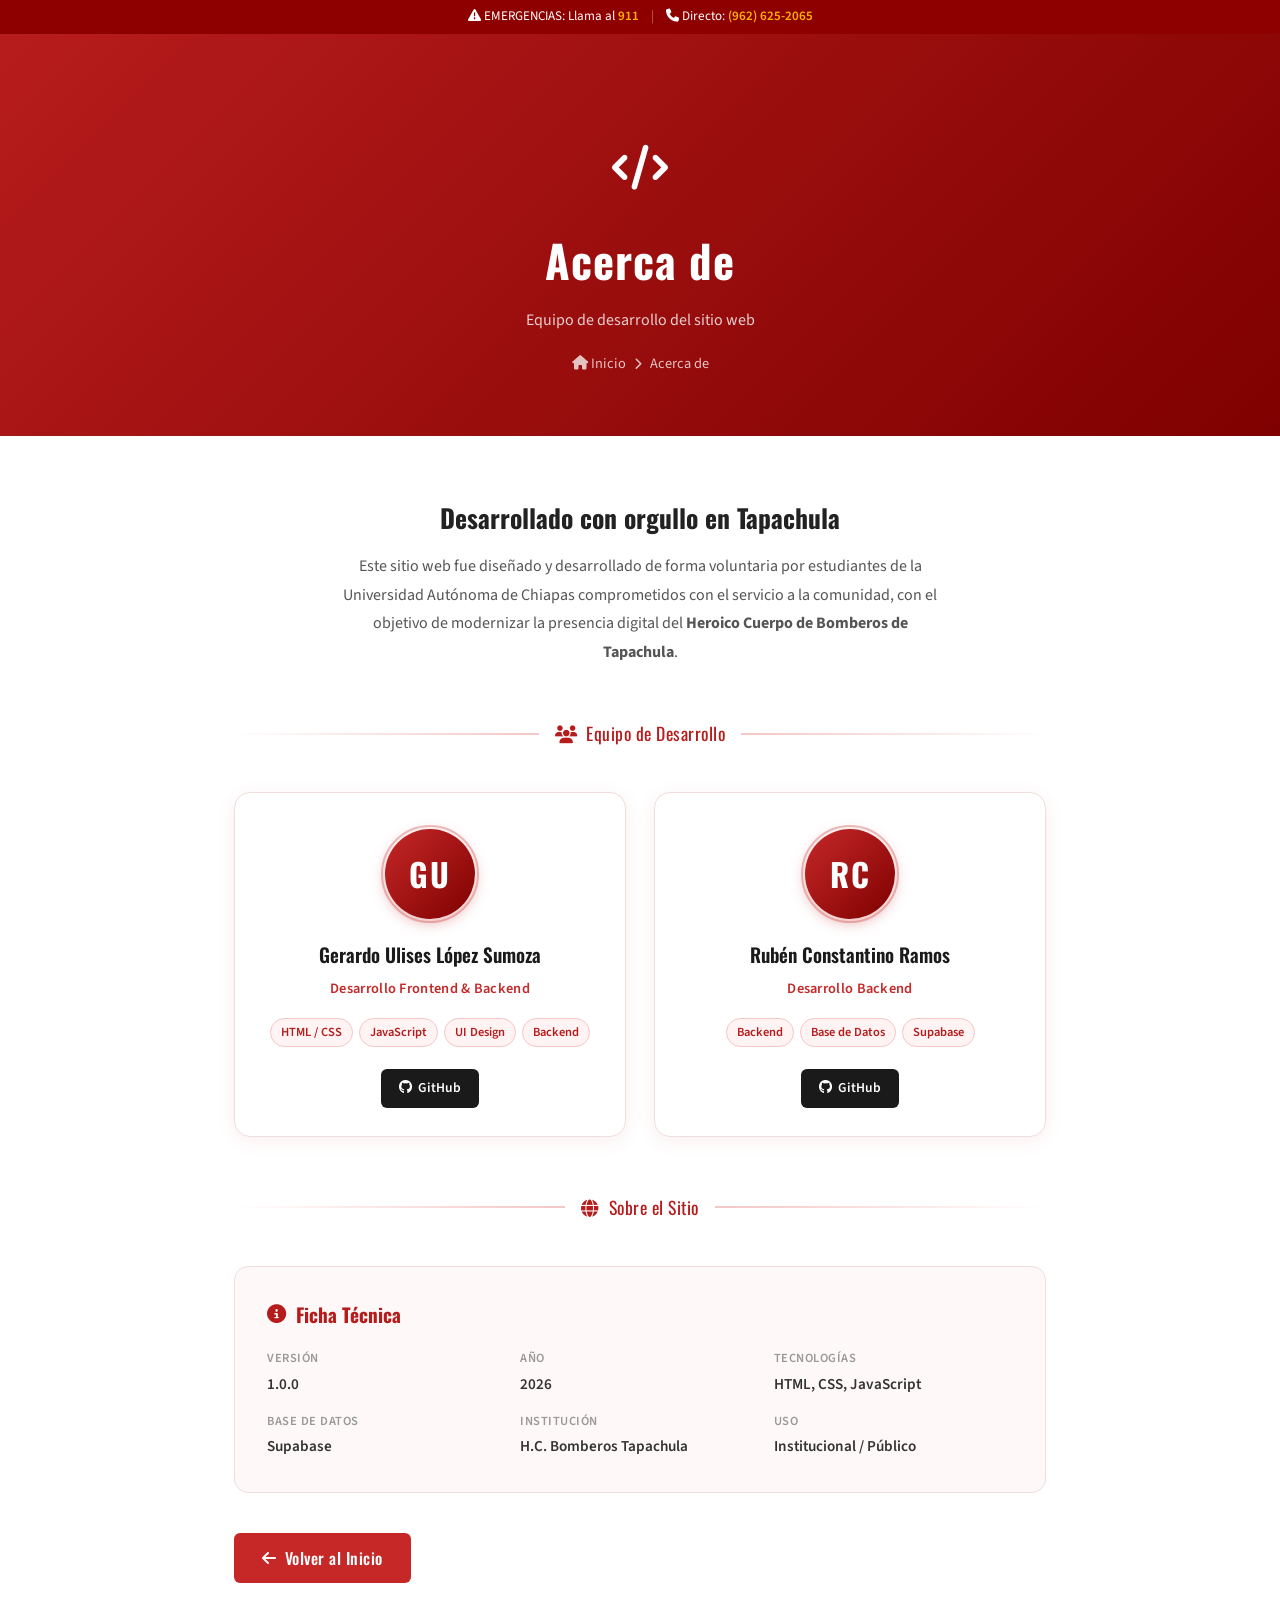
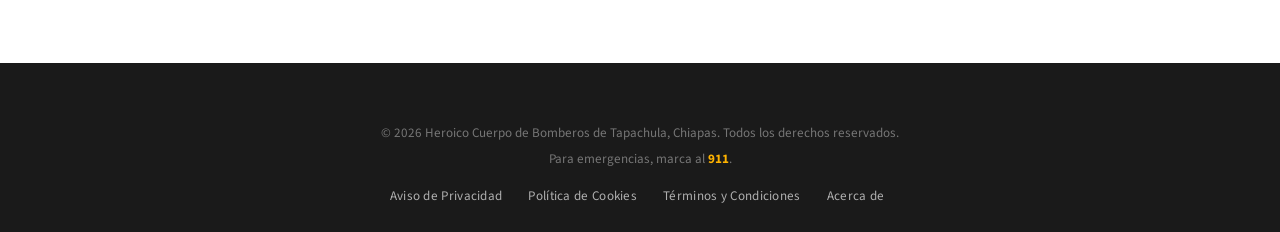
<file: acerca-de.html>
<!DOCTYPE html>
<html lang="es">
<head>
    <meta charset="UTF-8">
    <meta name="viewport" content="width=device-width, initial-scale=1.0">
    <title>Acerca de | Heroico Cuerpo de Bomberos de Tapachula</title>
    <meta name="description" content="Equipo de desarrollo del sitio web oficial del Heroico Cuerpo de Bomberos de Tapachula.">
    <meta name="robots" content="noindex, follow">
    <link rel="icon" type="image/png" href="img/logoB.webp">
    <link rel="stylesheet" href="https://cdnjs.cloudflare.com/ajax/libs/font-awesome/6.4.0/css/all.min.css">
    <link href="https://fonts.googleapis.com/css2?family=Oswald:wght@400;500;600;700&family=Source+Sans+3:wght@300;400;600&display=swap" rel="stylesheet">
    <link rel="stylesheet" href="styles.css">
    <style>
        /* ── Hero ── */
        .legal-hero {
            background: linear-gradient(135deg, #B71C1C 0%, #7f0000 100%);
            padding: 100px 0 60px;
            text-align: center;
            color: #fff;
        }
        .legal-hero h1 {
            font-family: 'Oswald', sans-serif;
            font-size: clamp(1.8rem, 4vw, 2.8rem);
            font-weight: 700;
            margin-bottom: 10px;
            letter-spacing: 1px;
        }
        .legal-hero p { font-size: 1rem; opacity: .8; }
        .legal-breadcrumb {
            display: flex;
            align-items: center;
            gap: 8px;
            justify-content: center;
            margin-top: 18px;
            font-size: .9rem;
            opacity: .75;
        }
        .legal-breadcrumb a { color: #fff; text-decoration: none; }
        .legal-breadcrumb a:hover { text-decoration: underline; }

        /* ── Body ── */
        .about-body {
            max-width: 860px;
            margin: 0 auto;
            padding: 60px 24px 80px;
        }

        /* ── Intro ── */
        .about-intro {
            text-align: center;
            margin-bottom: 52px;
        }
        .about-intro h2 {
            font-family: 'Oswald', sans-serif;
            font-size: 1.6rem;
            color: #222;
            margin-bottom: 14px;
        }
        .about-intro p {
            font-family: 'Source Sans 3', sans-serif;
            font-size: 1rem;
            color: #555;
            line-height: 1.8;
            max-width: 600px;
            margin: 0 auto;
        }

        /* ── Divider ── */
        .about-divider {
            display: flex;
            align-items: center;
            gap: 16px;
            margin-bottom: 44px;
        }
        .about-divider span {
            font-family: 'Oswald', sans-serif;
            font-size: 1.1rem;
            color: #B71C1C;
            white-space: nowrap;
            letter-spacing: .5px;
        }
        .about-divider::before,
        .about-divider::after {
            content: '';
            flex: 1;
            height: 2px;
            background: linear-gradient(to right, transparent, #f5c6c6);
        }
        .about-divider::after {
            background: linear-gradient(to left, transparent, #f5c6c6);
        }

        /* ── Cards ── */
        .dev-grid {
            display: grid;
            grid-template-columns: repeat(auto-fit, minmax(280px, 1fr));
            gap: 28px;
            margin-bottom: 56px;
        }
        .dev-card {
            background: #fff;
            border: 1px solid #f0dede;
            border-radius: 16px;
            padding: 36px 28px 28px;
            text-align: center;
            box-shadow: 0 4px 20px rgba(183,28,28,0.07);
            transition: transform .25s, box-shadow .25s;
        }
        .dev-card:hover {
            transform: translateY(-4px);
            box-shadow: 0 10px 32px rgba(183,28,28,0.13);
        }

        /* Avatar */
        .dev-avatar {
            width: 90px;
            height: 90px;
            border-radius: 50%;
            background: linear-gradient(135deg, #C62828, #7f0000);
            display: flex;
            align-items: center;
            justify-content: center;
            margin: 0 auto 20px;
            font-family: 'Oswald', sans-serif;
            font-size: 2rem;
            font-weight: 700;
            color: #fff;
            letter-spacing: 2px;
            box-shadow: 0 4px 14px rgba(198,40,40,0.35);
            position: relative;
        }
        .dev-avatar::after {
            content: '';
            position: absolute;
            inset: -4px;
            border-radius: 50%;
            border: 2px solid #C62828;
            opacity: .3;
        }

        .dev-name {
            font-family: 'Oswald', sans-serif;
            font-size: 1.2rem;
            font-weight: 600;
            color: #1a1a1a;
            margin-bottom: 6px;
        }
        .dev-role {
            font-family: 'Source Sans 3', sans-serif;
            font-size: .9rem;
            color: #C62828;
            font-weight: 600;
            letter-spacing: .3px;
            margin-bottom: 18px;
        }
        .dev-tags {
            display: flex;
            flex-wrap: wrap;
            justify-content: center;
            gap: 6px;
            margin-bottom: 22px;
        }
        .dev-tag {
            background: #fff3f3;
            border: 1px solid #f5c6c6;
            color: #B71C1C;
            font-family: 'Source Sans 3', sans-serif;
            font-size: .78rem;
            font-weight: 600;
            padding: 3px 10px;
            border-radius: 20px;
        }
        .dev-links {
            display: flex;
            justify-content: center;
            gap: 10px;
        }
        .dev-link {
            display: inline-flex;
            align-items: center;
            gap: 6px;
            padding: 8px 18px;
            border-radius: 6px;
            font-family: 'Source Sans 3', sans-serif;
            font-size: .85rem;
            font-weight: 600;
            text-decoration: none;
            transition: background .2s, color .2s;
        }
        .dev-link--github {
            background: #1a1a1a;
            color: #fff;
        }
        .dev-link--github:hover { background: #333; }
        .dev-link--disabled {
            background: #f0f0f0;
            color: #aaa;
            cursor: default;
            pointer-events: none;
        }

        /* ── Site info ── */
        .about-site {
            background: #fff8f8;
            border: 1px solid #f0dede;
            border-radius: 14px;
            padding: 32px;
            margin-bottom: 40px;
        }
        .about-site h3 {
            font-family: 'Oswald', sans-serif;
            font-size: 1.2rem;
            color: #B71C1C;
            margin-bottom: 18px;
            display: flex;
            align-items: center;
            gap: 10px;
        }
        .about-site-grid {
            display: grid;
            grid-template-columns: repeat(auto-fit, minmax(180px, 1fr));
            gap: 14px;
        }
        .about-site-item {
            display: flex;
            flex-direction: column;
            gap: 3px;
        }
        .about-site-item span:first-child {
            font-family: 'Source Sans 3', sans-serif;
            font-size: .78rem;
            font-weight: 600;
            text-transform: uppercase;
            letter-spacing: .5px;
            color: #999;
        }
        .about-site-item span:last-child {
            font-family: 'Source Sans 3', sans-serif;
            font-size: .95rem;
            color: #333;
            font-weight: 600;
        }

        /* ── Back btn ── */
        .back-btn {
            display: inline-flex;
            align-items: center;
            gap: 8px;
            padding: 12px 28px;
            background: #C62828;
            color: #fff;
            border-radius: 6px;
            font-family: 'Oswald', sans-serif;
            font-size: 1rem;
            font-weight: 500;
            text-decoration: none;
            letter-spacing: .5px;
            transition: background .2s;
        }
        .back-btn:hover { background: #7f0000; }

        @media (max-width: 480px) {
            .about-site-grid { grid-template-columns: 1fr 1fr; }
        }
    </style>
</head>
<body>

    <!-- TOP BAR -->
    <div class="emergency-bar">
        <div class="container emergency-bar-inner">
            <span><i class="fas fa-exclamation-triangle"></i> EMERGENCIAS: Llama al <a href="tel:911">911</a></span>
            <span class="sep">|</span>
            <span><i class="fas fa-phone"></i> Directo: <a href="tel:9626252065">(962) 625-2065</a></span>
        </div>
    </div>

    <!-- HERO -->
    <div class="legal-hero">
        <div class="container">
            <div style="font-size:2.8rem; margin-bottom:16px;"><i class="fas fa-code"></i></div>
            <h1>Acerca de</h1>
            <p>Equipo de desarrollo del sitio web</p>
            <div class="legal-breadcrumb">
                <a href="index.html"><i class="fas fa-home"></i> Inicio</a>
                <i class="fas fa-chevron-right" style="font-size:.75rem;"></i>
                <span>Acerca de</span>
            </div>
        </div>
    </div>

    <!-- CONTENIDO -->
    <div class="about-body">

        <!-- Intro -->
        <div class="about-intro">
            <h2>Desarrollado con orgullo en Tapachula</h2>
            <p>Este sitio web fue diseñado y desarrollado de forma voluntaria por estudiantes de la Universidad Autónoma de Chiapas comprometidos con el servicio a la comunidad, con el objetivo de modernizar la presencia digital del <strong>Heroico Cuerpo de Bomberos de Tapachula</strong>.</p>
        </div>

        <!-- Equipo -->
        <div class="about-divider"><span><i class="fas fa-users"></i> &nbsp;Equipo de Desarrollo</span></div>

        <div class="dev-grid">

            <!-- Gerardo -->
            <div class="dev-card">
                <div class="dev-avatar">GU</div>
                <div class="dev-name">Gerardo Ulises López Sumoza</div>
                <div class="dev-role">Desarrollo Frontend &amp; Backend</div>
                <div class="dev-tags">
                    <span class="dev-tag">HTML / CSS</span>
                    <span class="dev-tag">JavaScript</span>
                    <span class="dev-tag">UI Design</span>
                    <span class="dev-tag">Backend</span>
                </div>
                <div class="dev-links">
                    <a href="https://github.com/Ragna3" target="_blank" rel="noopener" class="dev-link dev-link--github">
                        <i class="fab fa-github"></i> GitHub
                    </a>
                </div>
            </div>

            <!-- Rubén -->
            <div class="dev-card">
                <div class="dev-avatar">RC</div>
                <div class="dev-name">Rubén Constantino Ramos</div>
                <div class="dev-role">Desarrollo Backend</div>
                <div class="dev-tags">
                    <span class="dev-tag">Backend</span>
                    <span class="dev-tag">Base de Datos</span>
                    <span class="dev-tag">Supabase</span>
                </div>
                <div class="dev-links">
                    <a href="https://github.com/rub-cons" target="_blank" rel="noopener" class="dev-link dev-link--github">
                        <i class="fab fa-github"></i> GitHub
                    </a>
                </div>
            </div>

        </div>

        <!-- Info del sitio -->
        <div class="about-divider"><span><i class="fas fa-globe"></i> &nbsp;Sobre el Sitio</span></div>

        <div class="about-site">
            <h3><i class="fas fa-info-circle"></i> Ficha Técnica</h3>
            <div class="about-site-grid">
                <div class="about-site-item">
                    <span>Versión</span>
                    <span>1.0.0</span>
                </div>
                <div class="about-site-item">
                    <span>Año</span>
                    <span>2026</span>
                </div>
                <div class="about-site-item">
                    <span>Tecnologías</span>
                    <span>HTML, CSS, JavaScript</span>
                </div>
                <div class="about-site-item">
                    <span>Base de datos</span>
                    <span>Supabase</span>
                </div>
                <div class="about-site-item">
                    <span>Institución</span>
                    <span>H.C. Bomberos Tapachula</span>
                </div>
                <div class="about-site-item">
                    <span>Uso</span>
                    <span>Institucional / Público</span>
                </div>
            </div>
        </div>

        <a href="index.html" class="back-btn"><i class="fas fa-arrow-left"></i> Volver al Inicio</a>
    </div>

    <!-- FOOTER -->
    <footer>
        <div class="container">
            <div class="footer-bottom">
                <p>© <span id="currentYear"></span> Heroico Cuerpo de Bomberos de Tapachula, Chiapas. Todos los derechos reservados.</p>
                <p>Para emergencias, marca al <strong>911</strong>.</p>
                <div class="footer-legal-links">
                    <a href="aviso-privacidad.html">Aviso de Privacidad</a>
                    <a href="politica-cookies.html">Política de Cookies</a>
                    <a href="terminos-condiciones.html">Términos y Condiciones</a>
                    <a href="acerca-de.html">Acerca de</a>
                </div>
            </div>
        </div>
    </footer>

    <script src="script.js"></script>
</body>
</html>
</file>
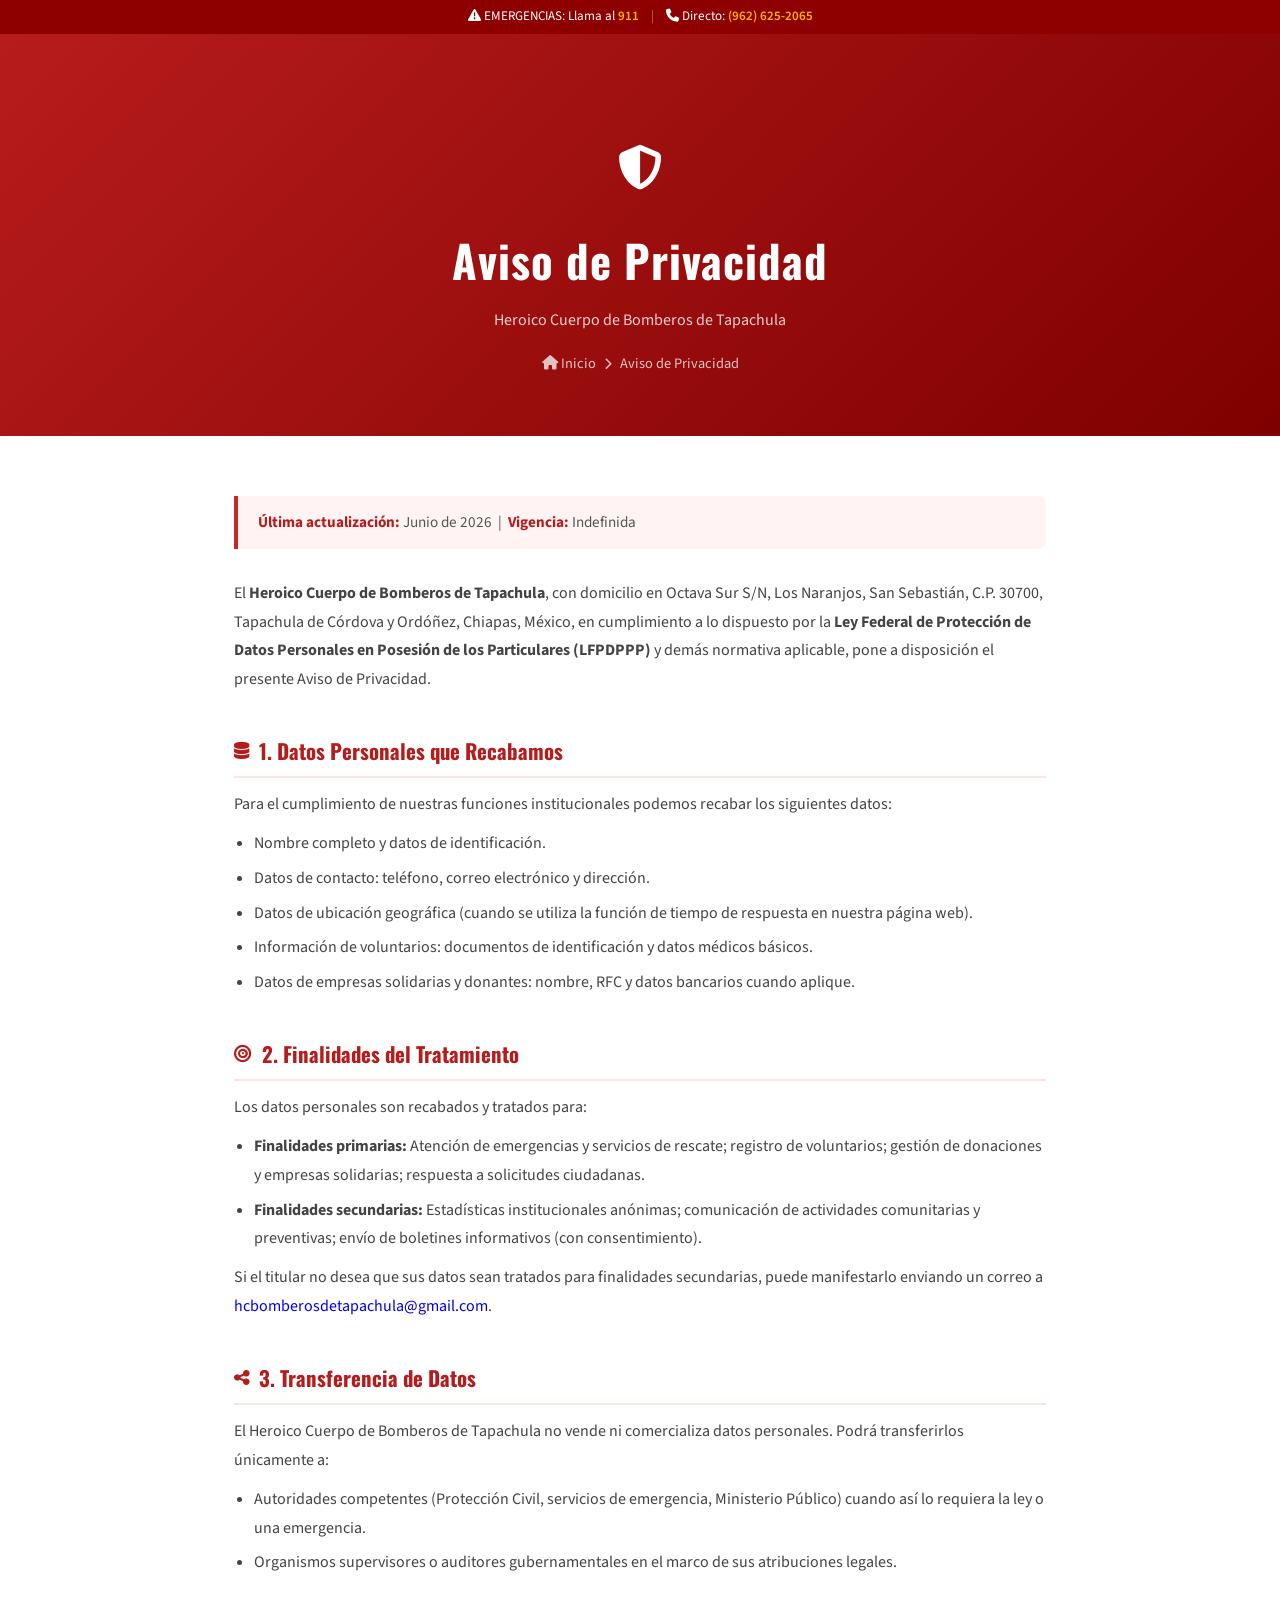
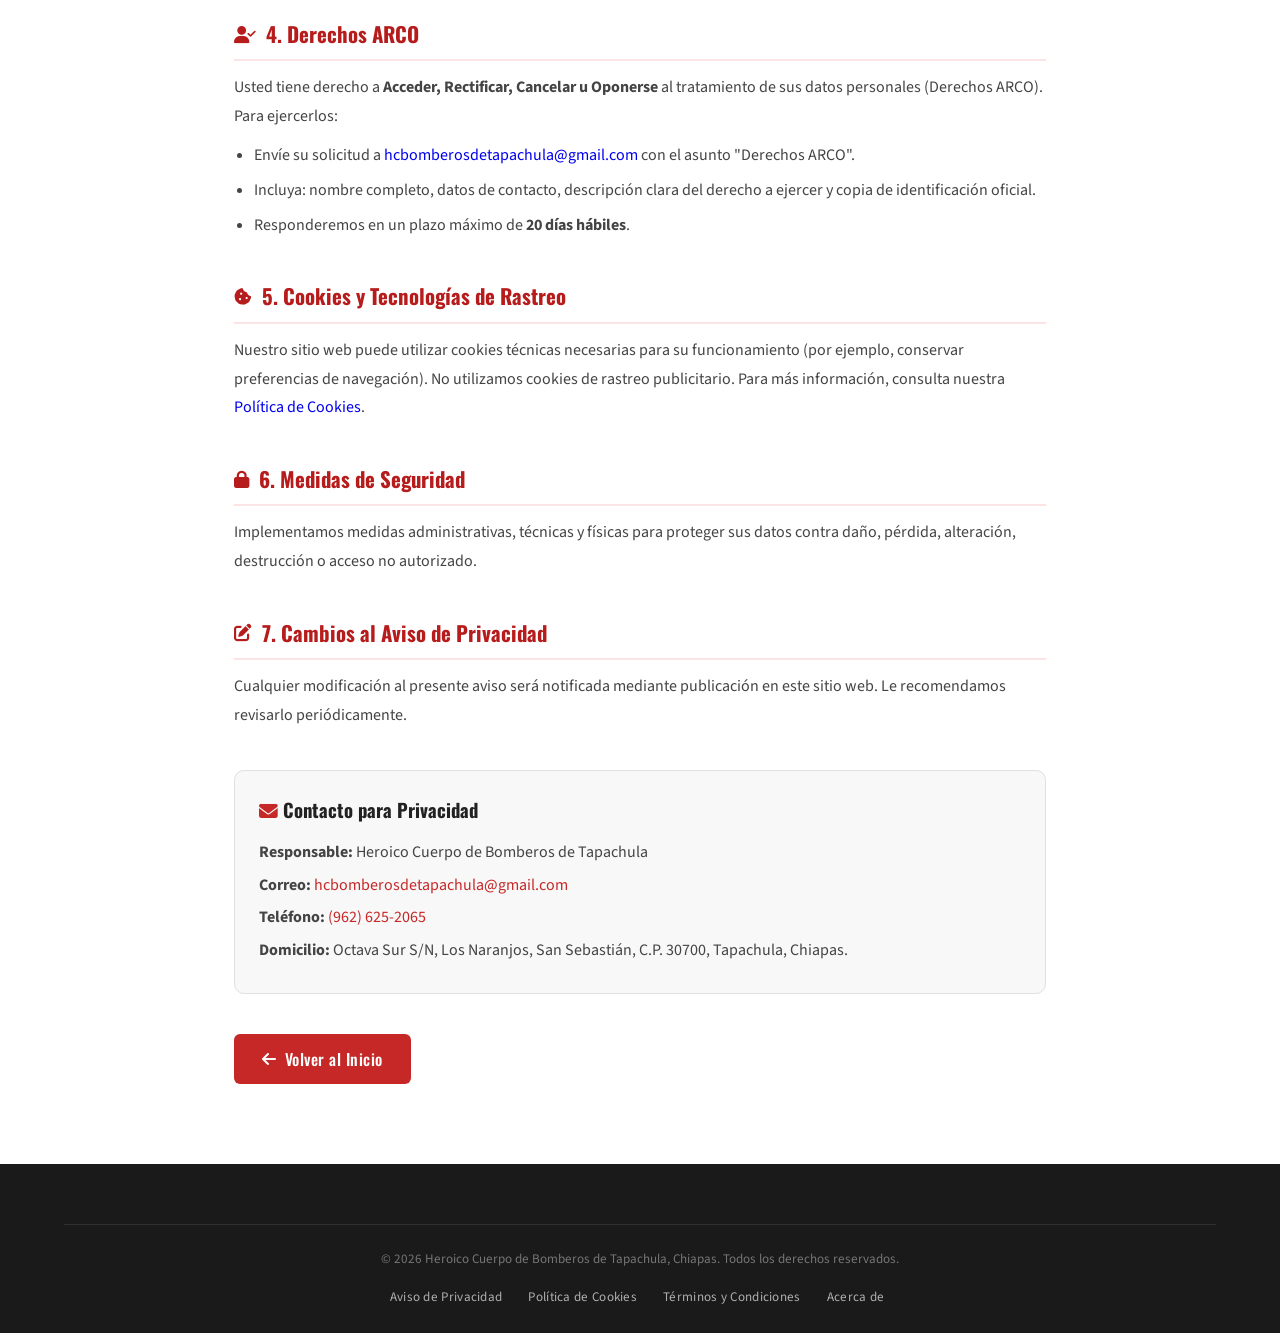
<file: aviso-privacidad.html>
<!DOCTYPE html>
<html lang="es">
<head>
    <meta charset="UTF-8">
    <meta name="viewport" content="width=device-width, initial-scale=1.0">
    <title>Aviso de Privacidad | Heroico Cuerpo de Bomberos de Tapachula</title>
    <meta name="description" content="Aviso de Privacidad del Heroico Cuerpo de Bomberos de Tapachula. Conoce cómo tratamos tus datos personales.">
    <meta name="robots" content="noindex, follow">
    <link rel="icon" type="image/png" href="img/logoB.webp">
    <link rel="stylesheet" href="https://cdnjs.cloudflare.com/ajax/libs/font-awesome/6.4.0/css/all.min.css">
    <link href="https://fonts.googleapis.com/css2?family=Oswald:wght@400;500;600;700&family=Source+Sans+3:wght@300;400;600&display=swap" rel="stylesheet">
    <link rel="stylesheet" href="styles.css">
    <style>
        .legal-hero {
            background: linear-gradient(135deg, #B71C1C 0%, #7f0000 100%);
            padding: 100px 0 60px;
            text-align: center;
            color: #fff;
        }
        .legal-hero h1 {
            font-family: 'Oswald', sans-serif;
            font-size: clamp(1.8rem, 4vw, 2.8rem);
            font-weight: 700;
            margin-bottom: 10px;
            letter-spacing: 1px;
        }
        .legal-hero p {
            font-size: 1rem;
            opacity: .8;
        }
        .legal-breadcrumb {
            display: flex;
            align-items: center;
            gap: 8px;
            justify-content: center;
            margin-top: 18px;
            font-size: .9rem;
            opacity: .75;
        }
        .legal-breadcrumb a { color: #fff; text-decoration: none; }
        .legal-breadcrumb a:hover { text-decoration: underline; }
        .legal-body {
            max-width: 860px;
            margin: 0 auto;
            padding: 60px 24px 80px;
        }
        .legal-body h2 {
            font-family: 'Oswald', sans-serif;
            font-size: 1.3rem;
            color: #B71C1C;
            margin: 40px 0 12px;
            padding-bottom: 8px;
            border-bottom: 2px solid #fce4e4;
            display: flex;
            align-items: center;
            gap: 10px;
        }
        .legal-body h2 i { font-size: 1.1rem; }
        .legal-body p, .legal-body li {
            font-family: 'Source Sans 3', sans-serif;
            font-size: 1rem;
            line-height: 1.8;
            color: #444;
        }
        .legal-body ul {
            padding-left: 20px;
            margin: 10px 0;
        }
        .legal-body ul li {
            margin-bottom: 6px;
        }
        .legal-update {
            background: #fff3f3;
            border-left: 4px solid #C62828;
            padding: 14px 20px;
            border-radius: 0 8px 8px 0;
            margin-bottom: 30px;
            font-family: 'Source Sans 3', sans-serif;
            font-size: .95rem;
            color: #555;
        }
        .legal-update strong { color: #B71C1C; }
        .legal-contact-box {
            background: #f8f8f8;
            border: 1px solid #e0e0e0;
            border-radius: 10px;
            padding: 24px;
            margin-top: 40px;
        }
        .legal-contact-box h3 {
            font-family: 'Oswald', sans-serif;
            color: #222;
            margin-bottom: 12px;
        }
        .legal-contact-box p { margin: 4px 0; }
        .legal-contact-box a { color: #C62828; }
        .back-btn {
            display: inline-flex;
            align-items: center;
            gap: 8px;
            margin-top: 40px;
            padding: 12px 28px;
            background: #C62828;
            color: #fff;
            border-radius: 6px;
            font-family: 'Oswald', sans-serif;
            font-size: 1rem;
            font-weight: 500;
            text-decoration: none;
            letter-spacing: .5px;
            transition: background .2s;
        }
        .back-btn:hover { background: #7f0000; }
    </style>
</head>
<body>

    <!-- TOP BAR -->
    <div class="emergency-bar">
        <div class="container emergency-bar-inner">
            <span><i class="fas fa-exclamation-triangle"></i> EMERGENCIAS: Llama al <a href="tel:911">911</a></span>
            <span class="sep">|</span>
            <span><i class="fas fa-phone"></i> Directo: <a href="tel:9626252065">(962) 625-2065</a></span>
        </div>
    </div>

    <!-- HERO LEGAL -->
    <div class="legal-hero">
        <div class="container">
            <div style="font-size:2.8rem; margin-bottom:16px;"><i class="fas fa-shield-alt"></i></div>
            <h1>Aviso de Privacidad</h1>
            <p>Heroico Cuerpo de Bomberos de Tapachula</p>
            <div class="legal-breadcrumb">
                <a href="index.html"><i class="fas fa-home"></i> Inicio</a>
                <i class="fas fa-chevron-right" style="font-size:.75rem;"></i>
                <span>Aviso de Privacidad</span>
            </div>
        </div>
    </div>

    <!-- CONTENIDO -->
    <div class="legal-body">

        <div class="legal-update">
            <strong>Última actualización:</strong> Junio de 2026 &nbsp;|&nbsp; <strong>Vigencia:</strong> Indefinida
        </div>

        <p>El <strong>Heroico Cuerpo de Bomberos de Tapachula</strong>, con domicilio en Octava Sur S/N, Los Naranjos, San Sebastián, C.P. 30700, Tapachula de Córdova y Ordóñez, Chiapas, México, en cumplimiento a lo dispuesto por la <strong>Ley Federal de Protección de Datos Personales en Posesión de los Particulares (LFPDPPP)</strong> y demás normativa aplicable, pone a disposición el presente Aviso de Privacidad.</p>

        <h2><i class="fas fa-database"></i> 1. Datos Personales que Recabamos</h2>
        <p>Para el cumplimiento de nuestras funciones institucionales podemos recabar los siguientes datos:</p>
        <ul>
            <li>Nombre completo y datos de identificación.</li>
            <li>Datos de contacto: teléfono, correo electrónico y dirección.</li>
            <li>Datos de ubicación geográfica (cuando se utiliza la función de tiempo de respuesta en nuestra página web).</li>
            <li>Información de voluntarios: documentos de identificación y datos médicos básicos.</li>
            <li>Datos de empresas solidarias y donantes: nombre, RFC y datos bancarios cuando aplique.</li>
        </ul>

        <h2><i class="fas fa-bullseye"></i> 2. Finalidades del Tratamiento</h2>
        <p>Los datos personales son recabados y tratados para:</p>
        <ul>
            <li><strong>Finalidades primarias:</strong> Atención de emergencias y servicios de rescate; registro de voluntarios; gestión de donaciones y empresas solidarias; respuesta a solicitudes ciudadanas.</li>
            <li><strong>Finalidades secundarias:</strong> Estadísticas institucionales anónimas; comunicación de actividades comunitarias y preventivas; envío de boletines informativos (con consentimiento).</li>
        </ul>
        <p>Si el titular no desea que sus datos sean tratados para finalidades secundarias, puede manifestarlo enviando un correo a <a href="mailto:hcbomberosdetapachula@gmail.com">hcbomberosdetapachula@gmail.com</a>.</p>

        <h2><i class="fas fa-share-alt"></i> 3. Transferencia de Datos</h2>
        <p>El Heroico Cuerpo de Bomberos de Tapachula no vende ni comercializa datos personales. Podrá transferirlos únicamente a:</p>
        <ul>
            <li>Autoridades competentes (Protección Civil, servicios de emergencia, Ministerio Público) cuando así lo requiera la ley o una emergencia.</li>
            <li>Organismos supervisores o auditores gubernamentales en el marco de sus atribuciones legales.</li>
        </ul>

        <h2><i class="fas fa-user-check"></i> 4. Derechos ARCO</h2>
        <p>Usted tiene derecho a <strong>Acceder, Rectificar, Cancelar u Oponerse</strong> al tratamiento de sus datos personales (Derechos ARCO). Para ejercerlos:</p>
        <ul>
            <li>Envíe su solicitud a <a href="mailto:hcbomberosdetapachula@gmail.com">hcbomberosdetapachula@gmail.com</a> con el asunto "Derechos ARCO".</li>
            <li>Incluya: nombre completo, datos de contacto, descripción clara del derecho a ejercer y copia de identificación oficial.</li>
            <li>Responderemos en un plazo máximo de <strong>20 días hábiles</strong>.</li>
        </ul>

        <h2><i class="fas fa-cookie-bite"></i> 5. Cookies y Tecnologías de Rastreo</h2>
        <p>Nuestro sitio web puede utilizar cookies técnicas necesarias para su funcionamiento (por ejemplo, conservar preferencias de navegación). No utilizamos cookies de rastreo publicitario. Para más información, consulta nuestra <a href="politica-cookies.html">Política de Cookies</a>.</p>

        <h2><i class="fas fa-lock"></i> 6. Medidas de Seguridad</h2>
        <p>Implementamos medidas administrativas, técnicas y físicas para proteger sus datos contra daño, pérdida, alteración, destrucción o acceso no autorizado.</p>

        <h2><i class="fas fa-edit"></i> 7. Cambios al Aviso de Privacidad</h2>
        <p>Cualquier modificación al presente aviso será notificada mediante publicación en este sitio web. Le recomendamos revisarlo periódicamente.</p>

        <div class="legal-contact-box">
            <h3><i class="fas fa-envelope" style="color:#C62828"></i> Contacto para Privacidad</h3>
            <p><strong>Responsable:</strong> Heroico Cuerpo de Bomberos de Tapachula</p>
            <p><strong>Correo:</strong> <a href="mailto:hcbomberosdetapachula@gmail.com">hcbomberosdetapachula@gmail.com</a></p>
            <p><strong>Teléfono:</strong> <a href="tel:9626252065">(962) 625-2065</a></p>
            <p><strong>Domicilio:</strong> Octava Sur S/N, Los Naranjos, San Sebastián, C.P. 30700, Tapachula, Chiapas.</p>
        </div>

        <a href="index.html" class="back-btn"><i class="fas fa-arrow-left"></i> Volver al Inicio</a>
    </div>

    <!-- FOOTER -->
    <footer>
        <div class="container">
            <div class="footer-bottom" style="border-top: 1px solid rgba(255,255,255,.1); padding-top:24px;">
                <p>© <script>document.write(new Date().getFullYear())</script> Heroico Cuerpo de Bomberos de Tapachula, Chiapas. Todos los derechos reservados.</p>
                <div class="footer-legal-links">
                    <a href="aviso-privacidad.html">Aviso de Privacidad</a>
                    <a href="politica-cookies.html">Política de Cookies</a>
                    <a href="terminos-condiciones.html">Términos y Condiciones</a>
                    <a href="acerca-de.html">Acerca de</a>
                </div>
            </div>
        </div>
    </footer>

    <script src="script.js"></script>
</body>
</html>
</file>
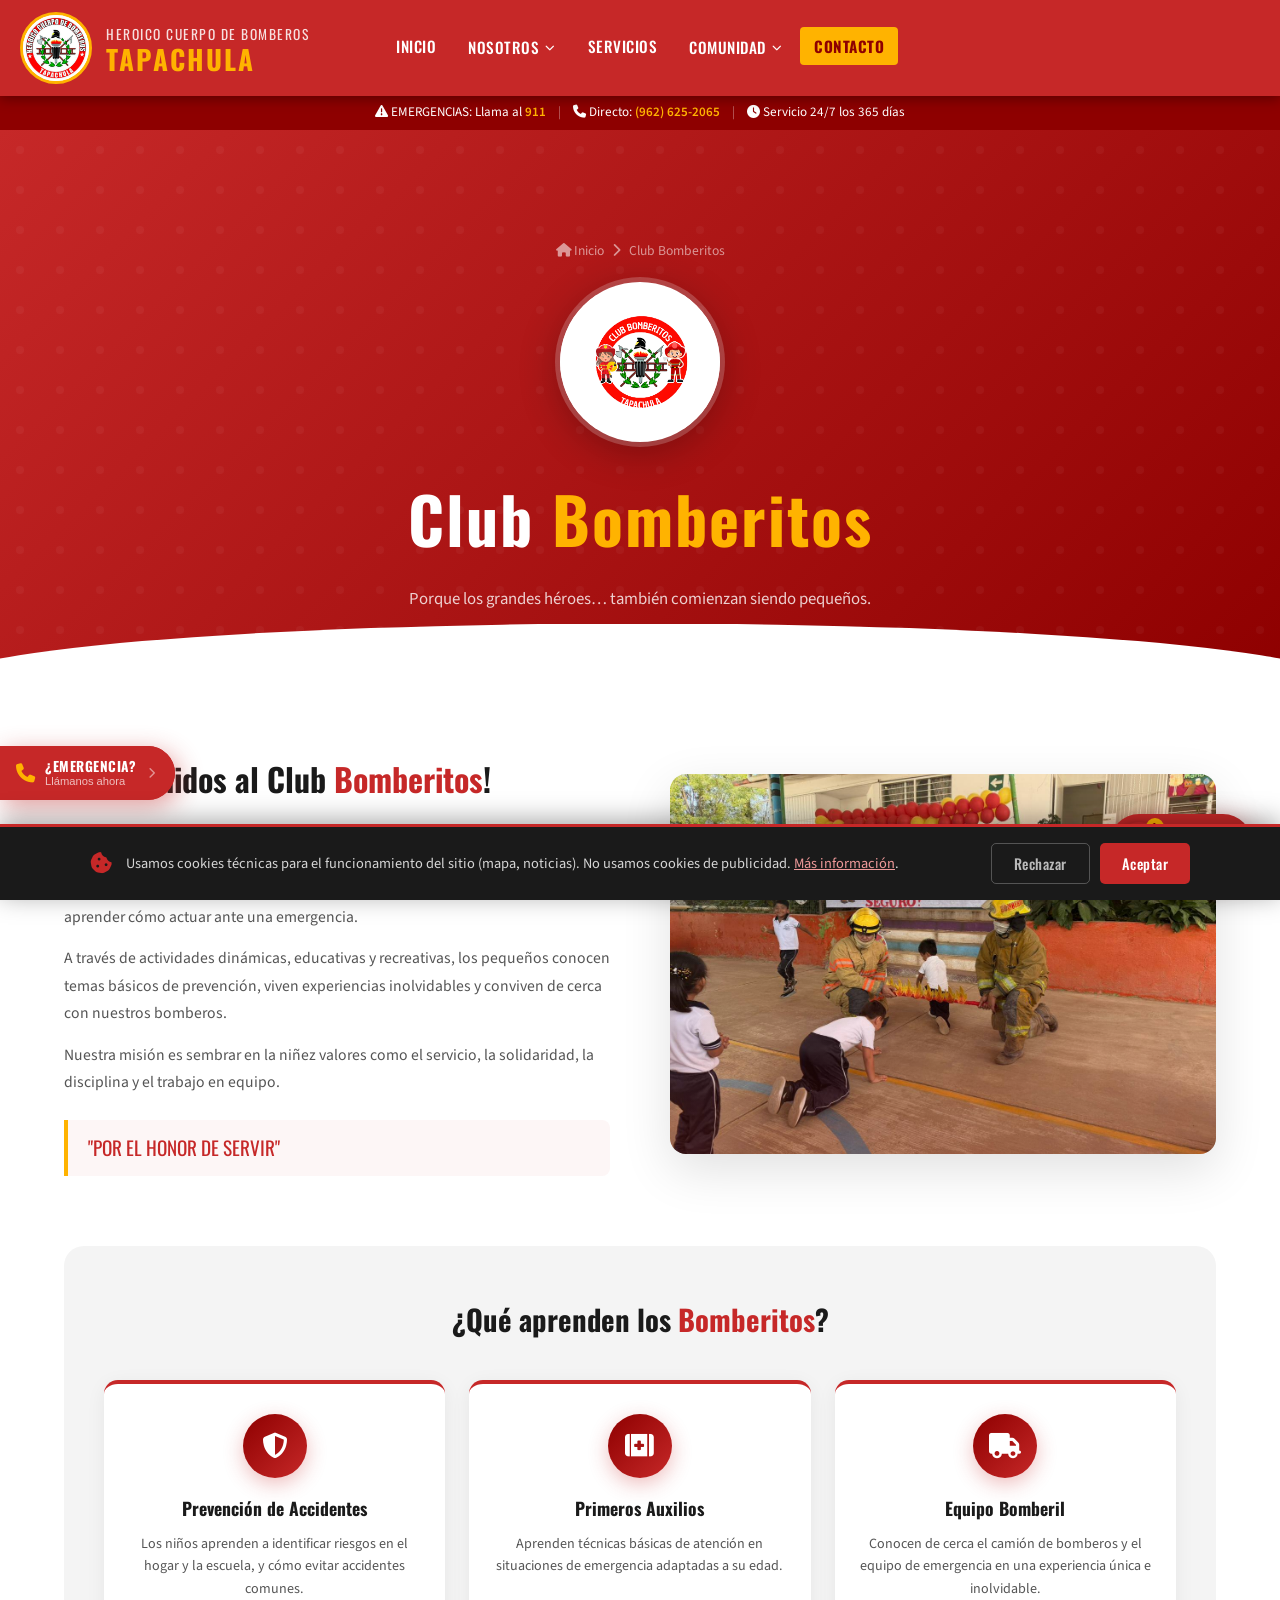
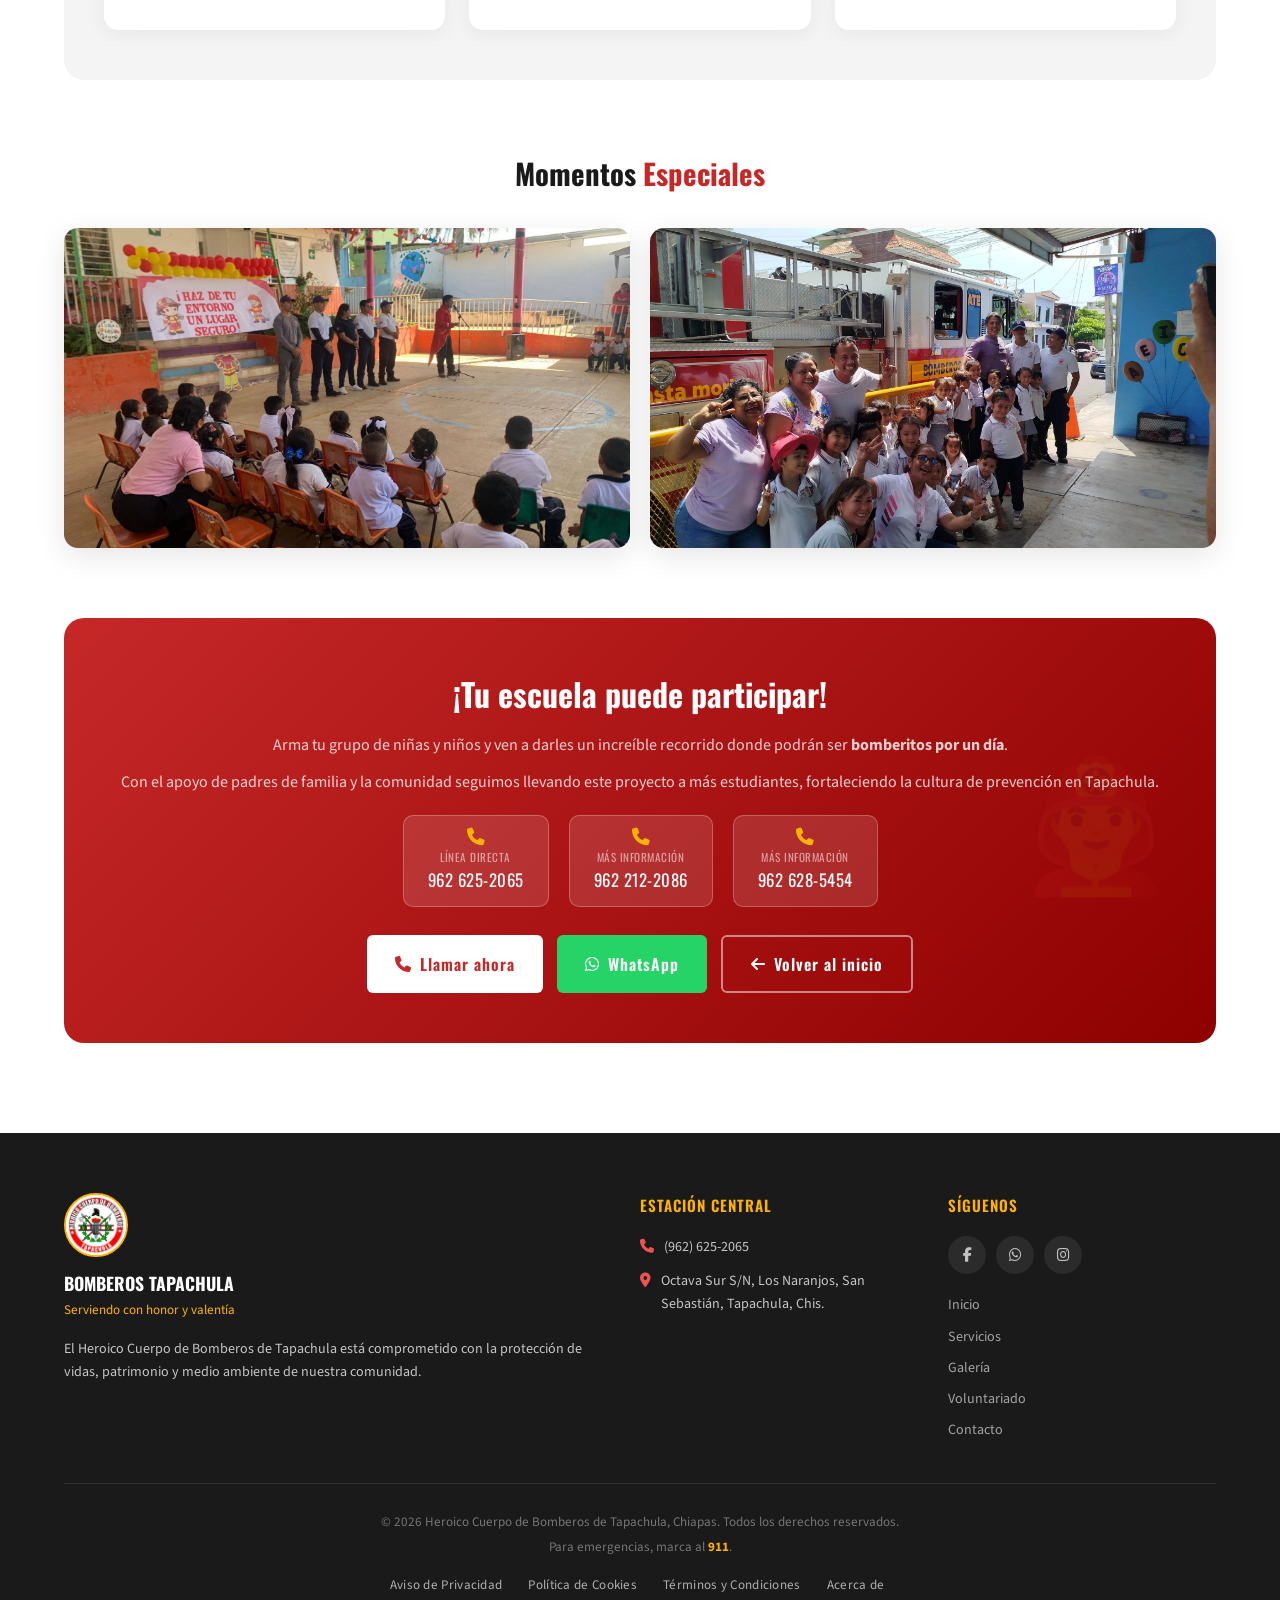
<file: bomberitos.html>
<!DOCTYPE html>
<html lang="es">
<head>
    <meta charset="UTF-8">
    <meta name="viewport" content="width=device-width, initial-scale=1.0">
    <title>Club Bomberitos | Heroico Cuerpo de Bomberos Tapachula</title>
    <meta name="description" content="Club Bomberitos Tapachula — Un espacio para niñas y niños que sueñan con ser bomberos. Actividades educativas, primeros auxilios y diversión.">
    <link rel="icon" href="img/logoB.webp">
    <meta name="theme-color" content="#C62828">
    <link rel="preconnect" href="https://fonts.googleapis.com">
    <link rel="preconnect" href="https://fonts.gstatic.com" crossorigin>
    <link href="https://fonts.googleapis.com/css2?family=Oswald:wght@300;400;500;600;700&family=Source+Sans+3:wght@300;400;600;700&display=swap" rel="stylesheet">
    <link rel="stylesheet" href="https://cdnjs.cloudflare.com/ajax/libs/font-awesome/6.4.0/css/all.min.css">
    <link rel="stylesheet" href="styles.css">
</head>
<body>

    <!-- TOP BAR -->
    <div class="emergency-bar">
        <div class="container emergency-bar-inner">
            <span><i class="fas fa-exclamation-triangle"></i> EMERGENCIAS: Llama al <a href="tel:911">911</a></span>
            <span class="sep">|</span>
            <span><i class="fas fa-phone"></i> Directo: <a href="tel:9626252065">(962) 625-2065</a></span>
            <span class="sep">|</span>
            <span><i class="fas fa-clock"></i> Servicio 24/7 los 365 días</span>
        </div>
    </div>

    <!-- HEADER -->
    <header id="mainHeader">
        <div class="container header-container">
            <div class="logo-section">
                <div class="logo-circle">
                    <img src="img/logoB.webp" alt="Logo Bomberos Tapachula">
                </div>
                <div class="logo-text">
                    <span class="logo-top">HEROICO CUERPO DE BOMBEROS</span>
                    <span class="logo-bottom">TAPACHULA</span>
                </div>
            </div>
            <button class="menu-toggle" id="menuToggle" aria-label="Menú">
                <span></span><span></span><span></span>
            </button>
            <nav id="mainNav" role="navigation" aria-label="Menú principal">
                <ul role="list">
                    <li><a href="index.html#inicio">Inicio</a></li>
                    <li class="has-dropdown">
                        <a href="index.html#nosotros" aria-haspopup="true">Nosotros <i class="fas fa-chevron-down dropdown-arrow" aria-hidden="true"></i></a>
                        <ul class="dropdown" role="list">
                            <li><a href="index.html#nosotros">Quiénes Somos</a></li>
                            <li><a href="organigrama.html">Organigrama</a></li>
                            <li><a href="index.html#galeria">Galería</a></li>
                            <li><a href="index.html#estaciones">Estaciones</a></li>
                            <li><a href="index.html#noticias">Noticias</a></li>
                        </ul>
                    </li>
                    <li><a href="index.html#servicios">Servicios</a></li>
                    <li class="has-dropdown">
                        <a href="index.html#voluntariado" aria-haspopup="true">Comunidad <i class="fas fa-chevron-down dropdown-arrow" aria-hidden="true"></i></a>
                        <ul class="dropdown" role="list">
                            <li><a href="index.html#voluntariado">Voluntariado</a></li>
                            <li><a href="index.html#empresas">Empresas Solidarias</a></li>
                            <li><a href="index.html#prevencion">Prevención</a></li>
                            <li><a href="bomberitos.html">Club Bomberitos</a></li>
                        </ul>
                    </li>
                    <li><a href="index.html#contacto" class="nav-cta">Contacto</a></li>
                </ul>
            </nav>
        </div>
    </header>

    <!-- HERO -->
    <div class="bom-hero">
        <div class="container">
            <div class="bom-breadcrumb">
                <a href="index.html"><i class="fas fa-home"></i> Inicio</a>
                <i class="fas fa-chevron-right"></i>
                <span>Club Bomberitos</span>
            </div>
            <div class="bom-hero-logo">
                <img src="img/club_bomberitos_logo.webp" alt="Logo Club Bomberitos Tapachula">
            </div>
            <h1>Club <span>Bomberitos</span></h1>
            <p>Porque los grandes héroes… también comienzan siendo pequeños.</p>
        </div>
    </div>

    <!-- CONTENIDO -->
    <main class="bom-content">
        <div class="container">

            <!-- BIENVENIDA -->
            <div class="bom-welcome">
                <div class="bom-welcome-text">
                    <h2>¡Bienvenidos al Club <span>Bomberitos</span>!</h2>
                    <p>En el Heroico Cuerpo de Bomberos de Tapachula creemos que la prevención y el conocimiento pueden salvar vidas. Por eso nace <strong>Club Bomberitos</strong>, un espacio creado especialmente para niñas y niños que sueñan con ser bomberos y desean aprender cómo actuar ante una emergencia.</p>
                    <p>A través de actividades dinámicas, educativas y recreativas, los pequeños conocen temas básicos de prevención, viven experiencias inolvidables y conviven de cerca con nuestros bomberos.</p>
                    <p>Nuestra misión es sembrar en la niñez valores como el servicio, la solidaridad, la disciplina y el trabajo en equipo.</p>
                    <div class="bom-quote">"POR EL HONOR DE SERVIR"</div>
                </div>
                <div class="bom-welcome-img">
                    <img src="img/noti2.jpg" alt="Actividades del Club Bomberitos en escuelas de Tapachula">
                </div>
            </div>

            <!-- LO QUE APRENDEN -->
            <div class="bom-learn">
                <h2>¿Qué aprenden los <span>Bomberitos</span>?</h2>
                <div class="bom-learn-grid">
                    <div class="bom-learn-card">
                        <div class="bom-learn-icon">
                            <i class="fas fa-shield-alt" aria-hidden="true"></i>
                        </div>
                        <h3>Prevención de Accidentes</h3>
                        <p>Los niños aprenden a identificar riesgos en el hogar y la escuela, y cómo evitar accidentes comunes.</p>
                    </div>
                    <div class="bom-learn-card">
                        <div class="bom-learn-icon">
                            <i class="fas fa-first-aid" aria-hidden="true"></i>
                        </div>
                        <h3>Primeros Auxilios</h3>
                        <p>Aprenden técnicas básicas de atención en situaciones de emergencia adaptadas a su edad.</p>
                    </div>
                    <div class="bom-learn-card">
                        <div class="bom-learn-icon">
                            <i class="fas fa-truck" aria-hidden="true"></i>
                        </div>
                        <h3>Equipo Bomberil</h3>
                        <p>Conocen de cerca el camión de bomberos y el equipo de emergencia en una experiencia única e inolvidable.</p>
                    </div>
                </div>
            </div>

            <!-- GALERÍA -->
            <div class="bom-gallery">
                <h2>Momentos <span>Especiales</span></h2>
                <div class="bom-gallery-grid">
                    <img src="img/bomberitos1.webp" alt="Club Bomberitos en actividad con niños">
                    <img src="img/bomberitos2.webp" alt="Niños conociendo el camión de bomberos">
                </div>
            </div>

            <!-- CTA -->
            <div class="bom-cta">
                <h2>¡Tu escuela puede participar!</h2>
                <p>Arma tu grupo de niñas y niños y ven a darles un increíble recorrido donde podrán ser <strong>bomberitos por un día</strong>.</p>
                <p>Con el apoyo de padres de familia y la comunidad seguimos llevando este proyecto a más estudiantes, fortaleciendo la cultura de prevención en Tapachula.</p>
                <div class="bom-phones">
                    <a href="tel:9626252065" class="bom-phone-item" aria-label="Línea directa 962 625-2065">
                        <i class="fas fa-phone" aria-hidden="true"></i>
                        <div>
                            <span class="bom-phone-label">Línea directa</span>
                            <span class="bom-phone-num">962 625-2065</span>
                        </div>
                    </a>
                    <a href="tel:9622122086" class="bom-phone-item" aria-label="Más información Club Bomberitos 962 212-2086">
                        <i class="fas fa-phone" aria-hidden="true"></i>
                        <div>
                            <span class="bom-phone-label">Más información</span>
                            <span class="bom-phone-num">962 212-2086</span>
                        </div>
                    </a>
                    <a href="tel:9626285454" class="bom-phone-item" aria-label="Más información Club Bomberitos 962 628-5454">
                        <i class="fas fa-phone" aria-hidden="true"></i>
                        <div>
                            <span class="bom-phone-label">Más información</span>
                            <span class="bom-phone-num">962 628-5454</span>
                        </div>
                    </a>
                </div>
                <div class="bom-cta-btns">
                    <a href="tel:9626252065" class="btn-white" aria-label="Llamar ahora">
                        <i class="fas fa-phone" aria-hidden="true"></i> Llamar ahora
                    </a>
                    <a href="https://wa.me/529622122086" class="btn-whatsapp" target="_blank" rel="noopener noreferrer" aria-label="Contactar por WhatsApp">
                        <i class="fab fa-whatsapp" aria-hidden="true"></i> WhatsApp
                    </a>
                    <a href="index.html" class="btn-outline-white" aria-label="Volver al inicio">
                        <i class="fas fa-arrow-left" aria-hidden="true"></i> Volver al inicio
                    </a>
                </div>
            </div>

        </div>
    </main>

    <!-- FOOTER -->
    <footer>
        <div class="container">
            <div class="footer-grid">
                <div class="footer-brand">
                    <div class="footer-logo-wrap">
                        <img src="img/logoB.webp" alt="Logo Bomberos Tapachula">
                    </div>
                    <div>
                        <h3>Bomberos Tapachula</h3>
                        <p>Serviendo con honor y valentía</p>
                    </div>
                    <p class="footer-desc">El Heroico Cuerpo de Bomberos de Tapachula está comprometido con la protección de vidas, patrimonio y medio ambiente de nuestra comunidad.</p>
                </div>
                <div class="footer-col">
                    <h4>Estación Central</h4>
                    <ul>
                        <li><i class="fas fa-phone"></i> <a href="tel:9626252065">(962) 625-2065</a></li>
                        <li><i class="fas fa-map-marker-alt"></i> Octava Sur S/N, Los Naranjos, San Sebastián, Tapachula, Chis.</li>
                    </ul>
                </div>
                <div class="footer-col">
                    <h4>Síguenos</h4>
                    <div class="footer-social">
                        <a href="https://www.facebook.com/OficialBomberosTap" aria-label="Facebook oficial" target="_blank" rel="noopener noreferrer"><i class="fab fa-facebook-f" aria-hidden="true"></i></a>
                        <a href="https://wa.me/529622122086" aria-label="WhatsApp" target="_blank" rel="noopener noreferrer"><i class="fab fa-whatsapp" aria-hidden="true"></i></a>
                        <a href="https://www.instagram.com/bomberosdetapachula?igsh=MTBuaWVpeWpzcTlndw==" aria-label="Instagram" target="_blank" rel="noopener noreferrer"><i class="fab fa-instagram" aria-hidden="true"></i></a>
                    </div>
                    <div class="footer-links">
                        <a href="index.html#inicio">Inicio</a>
                        <a href="index.html#servicios">Servicios</a>
                        <a href="index.html#galeria">Galería</a>
                        <a href="index.html#voluntariado">Voluntariado</a>
                        <a href="index.html#contacto">Contacto</a>
                    </div>
                </div>
            </div>
            <div class="footer-bottom">
                <p>© <span id="currentYear"></span> Heroico Cuerpo de Bomberos de Tapachula, Chiapas. Todos los derechos reservados.</p>
                <p>Para emergencias, marca al <strong>911</strong>.</p>
                <div class="footer-legal-links">
                    <a href="aviso-privacidad.html">Aviso de Privacidad</a>
                    <a href="politica-cookies.html">Política de Cookies</a>
                    <a href="terminos-condiciones.html">Términos y Condiciones</a>
                    <a href="acerca-de.html">Acerca de</a>
                </div>
            </div>
        </div>
    </footer>

    <!-- BARRA LATERAL FLOTANTE -->
    <div class="floating-sidebar" id="floatingSidebar" role="complementary" aria-label="Contacto rápido">

        <a href="https://www.facebook.com/OficialBomberosTap" class="fsb-item facebook" aria-label="Facebook oficial" target="_blank" rel="noopener noreferrer">
            <i class="fab fa-facebook-f" aria-hidden="true"></i>
            <span class="fsb-tooltip">Facebook</span>
        </a>
        <a href="https://wa.me/529622122086" class="fsb-item whatsapp" aria-label="WhatsApp" target="_blank" rel="noopener noreferrer">
            <i class="fab fa-whatsapp" aria-hidden="true"></i>
            <span class="fsb-tooltip">WhatsApp</span>
        </a>
        <a href="https://www.instagram.com/bomberosdetapachula?igsh=MTBuaWVpeWpzcTlndw==" class="fsb-item instagram" aria-label="Instagram" target="_blank" rel="noopener noreferrer">
            <i class="fab fa-instagram" aria-hidden="true"></i>
            <span class="fsb-tooltip">Instagram</span>
        </a>
    </div>

    <!-- CHATBOT -->
    <div class="chatbot-container" id="chatbotContainer">
        <button class="chatbot-toggle" id="chatbotToggle" aria-label="Abrir asistente virtual de Bomberos Tapachula">
            <div class="chatbot-icon-wrap">
                <svg class="icon-extintor" viewBox="0 0 48 48" fill="none" xmlns="http://www.w3.org/2000/svg" aria-hidden="true">
                    <circle cx="24" cy="24" r="24" fill="#C62828"/>
                    <path d="M9 30 Q24 28 39 30 L37 33 Q24 31 11 33 Z" fill="#FFB300"/>
                    <path d="M13 30 Q12 20 24 16 Q36 20 35 30 Z" fill="white"/>
                    <path d="M13 30 Q13 26 24 24 Q35 26 35 30" fill="#e8e8e8"/>
                    <rect x="21" y="22" width="6" height="5" rx="1" fill="#FFB300"/>
                    <path d="M21 22 L24 20 L27 22 Z" fill="#FFB300"/>
                    <rect x="23.5" y="23" width="1" height="3" fill="#C62828"/>
                    <rect x="22.5" y="24" width="3" height="1" fill="#C62828"/>
                    <path d="M15 28 Q24 26 33 28" stroke="#ddd" stroke-width="0.8" fill="none"/>
                </svg>
                <span class="chatbot-badge" id="chatbotBadge" aria-label="1 mensaje nuevo">1</span>
            </div>
            <span class="chatbot-label">Asistente</span>
        </button>
        <div class="chatbot-window" id="chatbotWindow">
            <div class="chatbot-header">
                <div class="chatbot-header-info">
                    <div class="chatbot-avatar" aria-hidden="true">
                        <svg viewBox="0 0 32 32" fill="none" xmlns="http://www.w3.org/2000/svg">
                            <path d="M5 21 Q16 19 27 21 L26 23 Q16 21 6 23 Z" fill="#FFB300"/>
                            <path d="M8 21 Q8 13 16 10 Q24 13 24 21 Z" fill="white"/>
                            <path d="M8 21 Q8 18 16 16 Q24 18 24 21" fill="#e0e0e0"/>
                            <rect x="14" y="15" width="4" height="3.5" rx="0.5" fill="#FFB300"/>
                            <path d="M14 15 L16 13.5 L18 15 Z" fill="#FFB300"/>
                            <rect x="15.5" y="15.5" width="1" height="2" fill="#C62828"/>
                            <rect x="14.8" y="16.2" width="2.4" height="0.8" fill="#C62828"/>
                        </svg>
                    </div>
                    <div>
                        <strong>Asistente Bomberos</strong>
                        <span>Tapachula · En línea</span>
                    </div>
                </div>
                <button class="chatbot-close" id="chatbotClose" aria-label="Cerrar">
                    <i class="fas fa-times"></i>
                </button>
            </div>
            <div class="chatbot-messages" id="chatbotMessages">
                <div class="chat-msg bot">
                    <div class="chat-bubble">
                        👋 ¡Hola! Soy el asistente del <strong>Heroico Cuerpo de Bomberos de Tapachula</strong>.<br><br>¿En qué te puedo ayudar hoy?
                    </div>
                    <span class="chat-time">Ahora</span>
                </div>
                <div class="chat-options" id="chatOptions">
                    <p class="options-label">Selecciona una pregunta:</p>
                    <button class="chat-option-btn" data-q="emergencia">🚨 ¿Cómo reportar una emergencia?</button>
                    <button class="chat-option-btn" data-q="telefono">📞 ¿Cuáles son sus teléfonos?</button>
                    <button class="chat-option-btn" data-q="ubicacion">📍 ¿Dónde están ubicados?</button>
                    <button class="chat-option-btn" data-q="servicios">🔥 ¿Qué servicios ofrecen?</button>
                    <button class="chat-option-btn" data-q="voluntariado">🙋 ¿Cómo ser voluntario?</button>
                    <button class="chat-option-btn" data-q="horario">🕐 ¿Cuál es su horario?</button>
                    <button class="chat-option-btn" data-q="donacion">❤️ ¿Cómo puedo donar?</button>
                </div>
            </div>
            <div class="chatbot-input-bar">
                <button class="chat-reset-btn" id="chatReset" title="Reiniciar">
                    <i class="fas fa-redo-alt"></i>
                </button>
                <span class="chat-input-hint">Selecciona una opción arriba</span>
            </div>
        </div>
    </div>

    <script src="script.js"></script>

    <!-- BOTÓN EMERGENCIA FLOTANTE -->
    <button class="emg-fab" id="emgFab" aria-label="Abrir panel de emergencias">
        <div class="emg-fab-inner">
            <i class="fas fa-phone emg-fab-icon" aria-hidden="true"></i>
            <div class="emg-fab-text">
                <span class="emg-fab-title">¿Emergencia?</span>
                <span class="emg-fab-sub">Llámanos ahora</span>
            </div>
            <i class="fas fa-chevron-right emg-fab-arrow" aria-hidden="true"></i>
        </div>
        <span class="emg-fab-pulse" aria-hidden="true"></span>
    </button>

    <!-- MODAL DE EMERGENCIA -->
    <div class="emg-modal-overlay" id="emgOverlay" role="dialog" aria-modal="true" aria-label="Panel de emergencias">
        <div class="emg-modal">
            <button class="emg-modal-close" id="emgClose" aria-label="Cerrar">
                <i class="fas fa-times" aria-hidden="true"></i>
            </button>
            <div class="emg-modal-header">
                <div class="emg-modal-icon" aria-hidden="true">
                    <i class="fas fa-shield-alt"></i>
                </div>
                <h2>Emergencias</h2>
                <p>Heroico Cuerpo de Bomberos de Tapachula</p>
            </div>
            <div class="emg-modal-body">
                <p class="emg-modal-hint">Presiona para llamar directamente</p>
                <a href="tel:911" class="emg-call-btn primary" aria-label="Llamar al 911">
                    <i class="fas fa-phone" aria-hidden="true"></i>
                    <div>
                        <span class="emg-call-num">911</span>
                        <span class="emg-call-label">Emergencias nacionales</span>
                    </div>
                </a>
                <a href="tel:9626252065" class="emg-call-btn secondary" aria-label="Llamar al 962 625-2065">
                    <i class="fas fa-phone" aria-hidden="true"></i>
                    <div>
                        <span class="emg-call-num">962 625-2065</span>
                        <span class="emg-call-label">Línea directa Tapachula</span>
                    </div>
                </a>
                <div class="emg-warning">
                    <div class="emg-warning-icon" aria-hidden="true">
                        <i class="fas fa-exclamation-triangle"></i>
                    </div>
                    <div class="emg-warning-text">
                        <strong>Advertencia — Solo emergencias reales</strong>
                        <p>Las <em>llamadas falsas son un delito</em> penado con prisión y multa. Toda llamada es grabada y reportada a las autoridades competentes.</p>
                    </div>
                </div>
                <p class="emg-available">
                    <i class="fas fa-clock" aria-hidden="true"></i> Disponibles 24/7 · 365 días del año
                </p>
            </div>
        </div>
    </div>

    <script>
    // Modal emergencia - inline para garantizar funcionamiento
    (function() {
        var fab     = document.getElementById('emgFab');
        var overlay = document.getElementById('emgOverlay');
        var close   = document.getElementById('emgClose');
        if (!fab || !overlay || !close) return;
        fab.addEventListener('click', function() {
            overlay.classList.add('open');
            document.body.style.overflow = 'hidden';
        });
        close.addEventListener('click', function() {
            overlay.classList.remove('open');
            document.body.style.overflow = '';
        });
        overlay.addEventListener('click', function(e) {
            if (e.target === overlay) {
                overlay.classList.remove('open');
                document.body.style.overflow = '';
            }
        });
        document.addEventListener('keydown', function(e) {
            if (e.key === 'Escape') {
                overlay.classList.remove('open');
                document.body.style.overflow = '';
            }
        });
    })();
    </script>
</body>
</html>
</file>
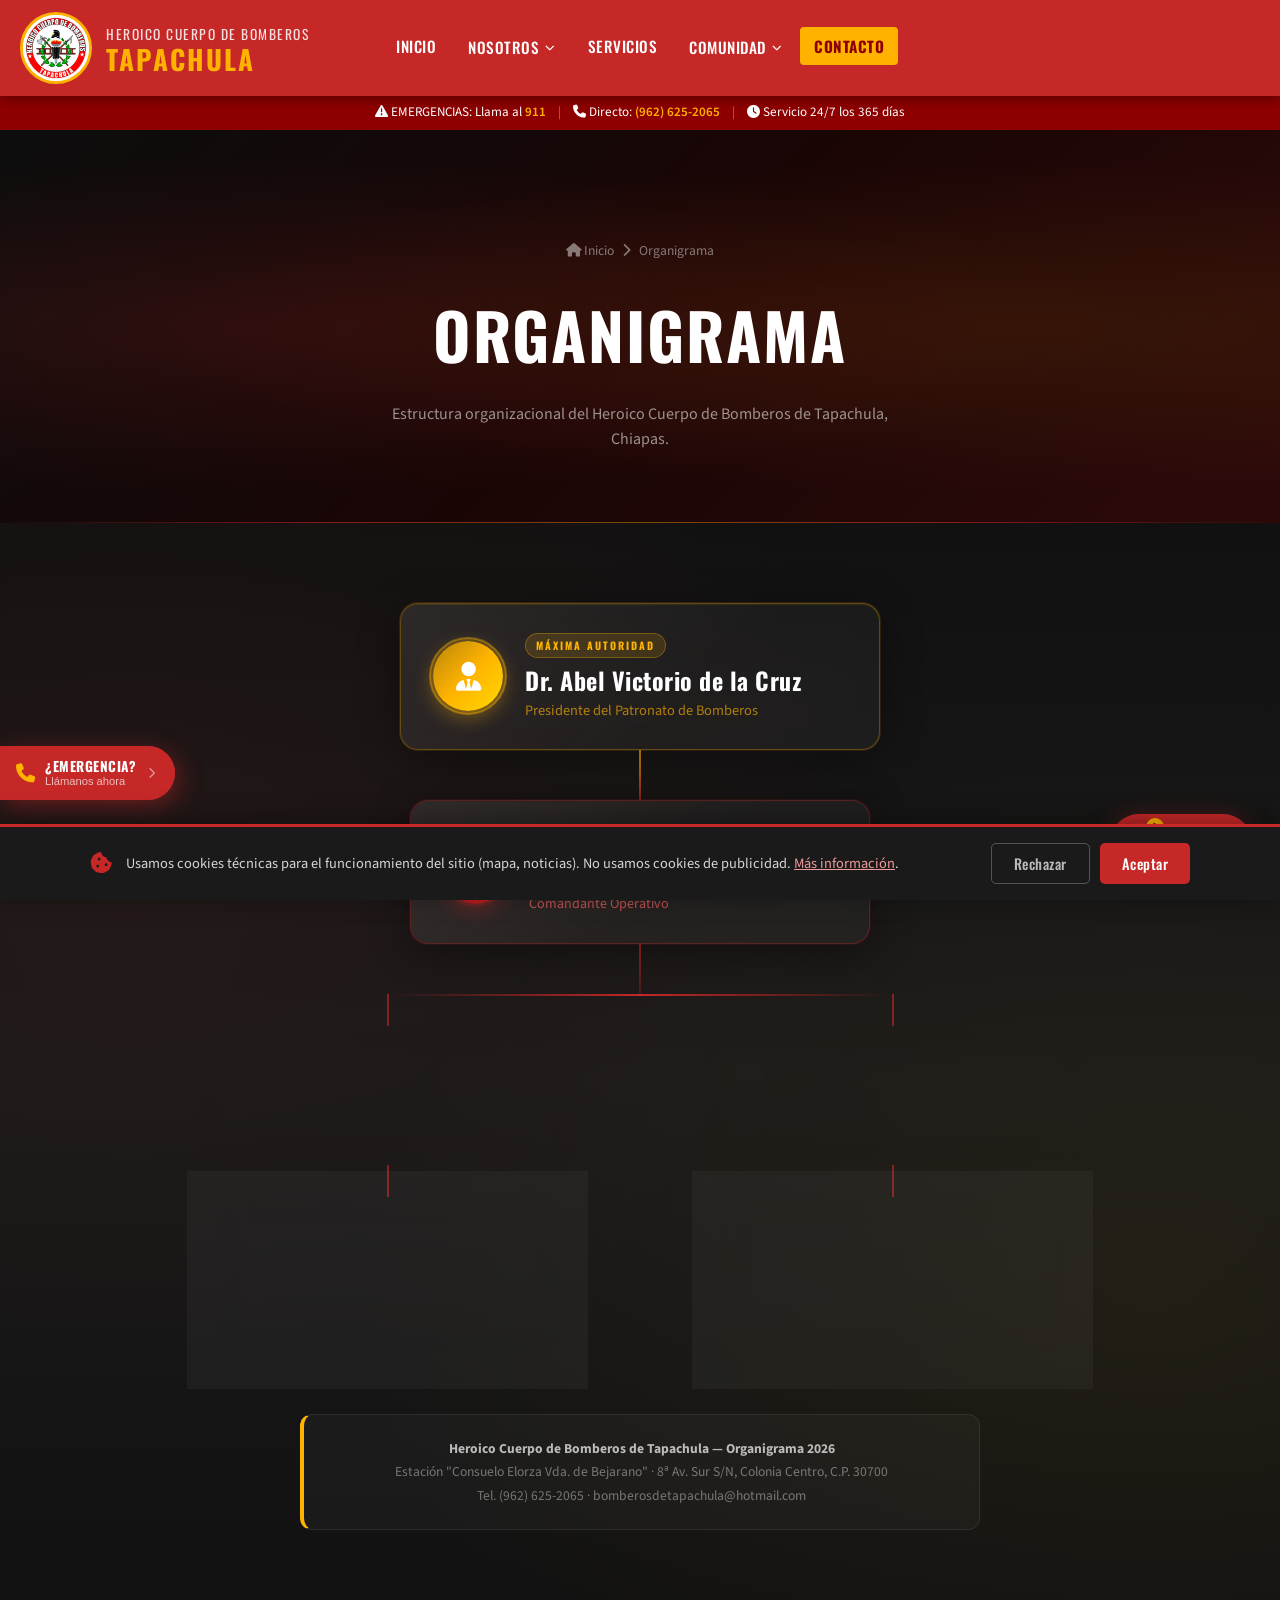
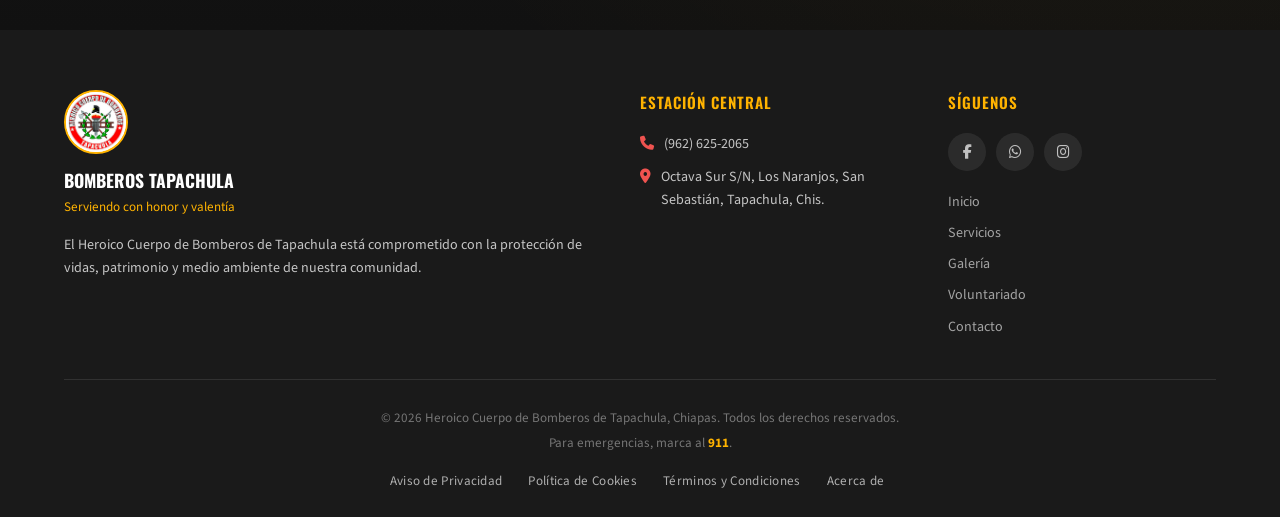
<file: organigrama.html>
<!DOCTYPE html>
<html lang="es">
<head>
    <meta charset="UTF-8">
    <meta name="viewport" content="width=device-width, initial-scale=1.0">
    <title>Organigrama 2026 | Heroico Cuerpo de Bomberos Tapachula</title>
    <meta name="description" content="Estructura organizacional del Heroico Cuerpo de Bomberos de Tapachula, Chiapas. Organigrama 2026.">
    <link rel="icon" href="img/logoB.webp">
    <meta name="theme-color" content="#C62828">
    <link rel="preconnect" href="https://fonts.googleapis.com">
    <link rel="preconnect" href="https://fonts.gstatic.com" crossorigin>
    <link href="https://fonts.googleapis.com/css2?family=Oswald:wght@300;400;500;600;700&family=Source+Sans+3:wght@300;400;600;700&display=swap" rel="stylesheet">
    <link rel="stylesheet" href="https://cdnjs.cloudflare.com/ajax/libs/font-awesome/6.4.0/css/all.min.css">
    <link rel="stylesheet" href="styles.css">
</head>
<body>

    <!-- TOP BAR -->
    <div class="emergency-bar">
        <div class="container emergency-bar-inner">
            <span><i class="fas fa-exclamation-triangle"></i> EMERGENCIAS: Llama al <a href="tel:911">911</a></span>
            <span class="sep">|</span>
            <span><i class="fas fa-phone"></i> Directo: <a href="tel:9626252065">(962) 625-2065</a></span>
            <span class="sep">|</span>
            <span><i class="fas fa-clock"></i> Servicio 24/7 los 365 días</span>
        </div>
    </div>

    <!-- HEADER -->
    <header id="mainHeader">
        <div class="container header-container">
            <div class="logo-section">
                <div class="logo-circle">
                    <img src="img/logoB.webp" alt="Logo Bomberos Tapachula">
                </div>
                <div class="logo-text">
                    <span class="logo-top">HEROICO CUERPO DE BOMBEROS</span>
                    <span class="logo-bottom">TAPACHULA</span>
                </div>
            </div>
            <button class="menu-toggle" id="menuToggle" aria-label="Menú">
                <span></span><span></span><span></span>
            </button>
            <nav id="mainNav" role="navigation" aria-label="Menú principal">
                <ul role="list">
                    <li><a href="index.html#inicio">Inicio</a></li>
                    <li class="has-dropdown">
                        <a href="index.html#nosotros" aria-haspopup="true">Nosotros <i class="fas fa-chevron-down dropdown-arrow" aria-hidden="true"></i></a>
                        <ul class="dropdown" role="list">
                            <li><a href="index.html#nosotros">Quiénes Somos</a></li>
                            <li><a href="organigrama.html">Organigrama</a></li>
                            <li><a href="index.html#galeria">Galería</a></li>
                            <li><a href="index.html#estaciones">Estaciones</a></li>
                            <li><a href="index.html#noticias">Noticias</a></li>
                        </ul>
                    </li>
                    <li><a href="index.html#servicios">Servicios</a></li>
                    <li class="has-dropdown">
                        <a href="index.html#voluntariado" aria-haspopup="true">Comunidad <i class="fas fa-chevron-down dropdown-arrow" aria-hidden="true"></i></a>
                        <ul class="dropdown" role="list">
                            <li><a href="index.html#voluntariado">Voluntariado</a></li>
                            <li><a href="index.html#empresas">Empresas Solidarias</a></li>
                            <li><a href="index.html#prevencion">Prevención</a></li>
                            <li><a href="bomberitos.html">Club Bomberitos</a></li>
                        </ul>
                    </li>
                    <li><a href="index.html#contacto" class="nav-cta">Contacto</a></li>
                </ul>
            </nav>
        </div>
    </header>

    <!-- HERO -->
    <div class="org-page-hero">
        <div class="container">
            <div class="org-breadcrumb">
                <a href="index.html"><i class="fas fa-home"></i> Inicio</a>
                <i class="fas fa-chevron-right"></i>
                <span>Organigrama</span>
            </div>
            <h1>Organigrama <span></span></h1>
            <p>Estructura organizacional del Heroico Cuerpo de Bomberos de Tapachula, Chiapas.</p>
        </div>
    </div>

    <!-- ORGANIGRAMA -->
    <main class="org-content">
        <div class="container">
            <div class="org-tree">

                <!-- NIVEL 1: Presidente del Patronato -->
                <div class="org-card nivel-1">
                    <div class="org-avatar gold">
                        <i class="fas fa-user-tie" aria-hidden="true"></i>
                    </div>
                    <div class="org-info">
                        <span class="org-badge gold">Máxima Autoridad</span>
                        <div class="org-name">Dr. Abel Victorio de la Cruz</div>
                        <div class="org-role">Presidente del Patronato de Bomberos</div>
                    </div>
                </div>

                <div class="org-vline gold-line"></div>

                <!-- NIVEL 2: Comandante Operativo -->
                <div class="org-card nivel-2">
                    <div class="org-avatar red">
                        <i class="fas fa-shield-alt" aria-hidden="true"></i>
                    </div>
                    <div class="org-info">
                        <span class="org-badge red">Comando Operativo</span>
                        <div class="org-name">Iván Emmanuel Estrada Rosales</div>
                        <div class="org-role">Comandante Operativo</div>
                    </div>
                </div>

                <div class="org-vline tall"></div>

                <!-- NIVEL 3: Bifurcación Sub Oficiales -->
                <div class="org-fork">

                    <!-- RAMA IZQUIERDA -->
                    <div class="org-branch">
                        <div class="org-branch-vline"></div>
                        <div class="org-card nivel-3">
                            <div class="org-avatar red">
                                <i class="fas fa-user-shield" aria-hidden="true"></i>
                            </div>
                            <div class="org-info">
                                <span class="org-badge gray">Sub Oficial</span>
                                <div class="org-name">Abelardo Herrera Aguilar</div>
                                <div class="org-role">Sub Oficial de la Estación de Bomberos</div>
                            </div>
                        </div>
                        <div class="org-branch-vline"></div>
                        <!-- Tropa Operativa -->
                        <div class="org-card nivel-4">
                            <div class="org-avatar dark">
                                <i class="fas fa-users" aria-hidden="true"></i>
                            </div>
                            <div class="org-info">
                                <span class="org-badge gray">Personal</span>
                                <div class="org-name">Tropa Operativa</div>
                                <div class="org-role">Personal operativo de respuesta a emergencias</div>
                            </div>
                        </div>
                    </div>

                    <!-- RAMA DERECHA -->
                    <div class="org-branch">
                        <div class="org-branch-vline"></div>
                        <div class="org-card nivel-3">
                            <div class="org-avatar red">
                                <i class="fas fa-user-shield" aria-hidden="true"></i>
                            </div>
                            <div class="org-info">
                                <span class="org-badge gray">Sub Oficial</span>
                                <div class="org-name">Mario Méndez Barrios</div>
                                <div class="org-role">Sub Oficial de la Estación de Bomberos</div>
                            </div>
                        </div>
                        <div class="org-branch-vline"></div>
                        <!-- Personal Administrativo -->
                        <div class="org-card nivel-4">
                            <div class="org-avatar dark">
                                <i class="fas fa-user-cog" aria-hidden="true"></i>
                            </div>
                            <div class="org-info">
                                <span class="org-badge gray">Personal</span>
                                <div class="org-name">Personal Administrativo</div>
                                <div class="org-role">Gestión administrativa y apoyo institucional</div>
                            </div>
                        </div>
                    </div>

                </div>

            </div>

            <!-- Nota -->
            <div class="org-note">
                <p>
                    <strong>Heroico Cuerpo de Bomberos de Tapachula — Organigrama 2026</strong><br>
                    Estación "Consuelo Elorza Vda. de Bejarano" · 8ª Av. Sur S/N, Colonia Centro, C.P. 30700<br>
                    Tel. (962) 625-2065 · bomberosdetapachula@hotmail.com
                </p>
            </div>

        </div>
    </main>

    <!-- FOOTER -->
    <footer>
        <div class="container">
            <div class="footer-grid">
                <div class="footer-brand">
                    <div class="footer-logo-wrap">
                        <img src="img/logoB.webp" alt="Logo Bomberos Tapachula">
                    </div>
                    <div>
                        <h3>Bomberos Tapachula</h3>
                        <p>Serviendo con honor y valentía</p>
                    </div>
                    <p class="footer-desc">El Heroico Cuerpo de Bomberos de Tapachula está comprometido con la protección de vidas, patrimonio y medio ambiente de nuestra comunidad.</p>
                </div>
                <div class="footer-col">
                    <h4>Estación Central</h4>
                    <ul>
                        <li><i class="fas fa-phone"></i> <a href="tel:9626252065">(962) 625-2065</a></li>
                        <li><i class="fas fa-map-marker-alt"></i> Octava Sur S/N, Los Naranjos, San Sebastián, Tapachula, Chis.</li>
                    </ul>
                </div>
                <div class="footer-col">
                    <h4>Síguenos</h4>
                    <div class="footer-social">
                        <a href="https://www.facebook.com/OficialBomberosTap" aria-label="Facebook oficial" target="_blank" rel="noopener noreferrer"><i class="fab fa-facebook-f" aria-hidden="true"></i></a>
                        <a href="https://wa.me/529622122086" aria-label="WhatsApp" target="_blank" rel="noopener noreferrer"><i class="fab fa-whatsapp" aria-hidden="true"></i></a>
                        <a href="https://www.instagram.com/bomberosdetapachula?igsh=MTBuaWVpeWpzcTlndw==" aria-label="Instagram" target="_blank" rel="noopener noreferrer"><i class="fab fa-instagram" aria-hidden="true"></i></a>
                    </div>
                    <div class="footer-links">
                        <a href="index.html#inicio">Inicio</a>
                        <a href="index.html#servicios">Servicios</a>
                        <a href="index.html#galeria">Galería</a>
                        <a href="index.html#voluntariado">Voluntariado</a>
                        <a href="index.html#contacto">Contacto</a>
                    </div>
                </div>
            </div>
            <div class="footer-bottom">
                <p>© <span id="currentYear"></span> Heroico Cuerpo de Bomberos de Tapachula, Chiapas. Todos los derechos reservados.</p>
                <p>Para emergencias, marca al <strong>911</strong>.</p>
                <div class="footer-legal-links">
                    <a href="aviso-privacidad.html">Aviso de Privacidad</a>
                    <a href="politica-cookies.html">Política de Cookies</a>
                    <a href="terminos-condiciones.html">Términos y Condiciones</a>
                    <a href="acerca-de.html">Acerca de</a>
                </div>
            </div>
        </div>
    </footer>

    <!-- BARRA LATERAL FLOTANTE -->
    <div class="floating-sidebar" id="floatingSidebar" role="complementary" aria-label="Contacto rápido">

        <a href="https://www.facebook.com/OficialBomberosTap" class="fsb-item facebook" aria-label="Facebook oficial" target="_blank" rel="noopener noreferrer">
            <i class="fab fa-facebook-f" aria-hidden="true"></i>
            <span class="fsb-tooltip">Facebook</span>
        </a>
        <a href="https://wa.me/529622122086" class="fsb-item whatsapp" aria-label="WhatsApp" target="_blank" rel="noopener noreferrer">
            <i class="fab fa-whatsapp" aria-hidden="true"></i>
            <span class="fsb-tooltip">WhatsApp</span>
        </a>
        <a href="https://www.instagram.com/bomberosdetapachula?igsh=MTBuaWVpeWpzcTlndw==" class="fsb-item instagram" aria-label="Instagram" target="_blank" rel="noopener noreferrer">
            <i class="fab fa-instagram" aria-hidden="true"></i>
            <span class="fsb-tooltip">Instagram</span>
        </a>
    </div>

    <!-- CHATBOT -->
    <div class="chatbot-container" id="chatbotContainer">
        <button class="chatbot-toggle" id="chatbotToggle" aria-label="Abrir asistente virtual de Bomberos Tapachula">
            <div class="chatbot-icon-wrap">
                <svg class="icon-extintor" viewBox="0 0 48 48" fill="none" xmlns="http://www.w3.org/2000/svg" aria-hidden="true">
                    <circle cx="24" cy="24" r="24" fill="#C62828"/>
                    <path d="M9 30 Q24 28 39 30 L37 33 Q24 31 11 33 Z" fill="#FFB300"/>
                    <path d="M13 30 Q12 20 24 16 Q36 20 35 30 Z" fill="white"/>
                    <path d="M13 30 Q13 26 24 24 Q35 26 35 30" fill="#e8e8e8"/>
                    <rect x="21" y="22" width="6" height="5" rx="1" fill="#FFB300"/>
                    <path d="M21 22 L24 20 L27 22 Z" fill="#FFB300"/>
                    <rect x="23.5" y="23" width="1" height="3" fill="#C62828"/>
                    <rect x="22.5" y="24" width="3" height="1" fill="#C62828"/>
                    <path d="M15 28 Q24 26 33 28" stroke="#ddd" stroke-width="0.8" fill="none"/>
                </svg>
                <span class="chatbot-badge" id="chatbotBadge" aria-label="1 mensaje nuevo">1</span>
            </div>
            <span class="chatbot-label">Asistente</span>
        </button>
        <div class="chatbot-window" id="chatbotWindow">
            <div class="chatbot-header">
                <div class="chatbot-header-info">
                    <div class="chatbot-avatar" aria-hidden="true">
                        <svg viewBox="0 0 32 32" fill="none" xmlns="http://www.w3.org/2000/svg">
                            <path d="M5 21 Q16 19 27 21 L26 23 Q16 21 6 23 Z" fill="#FFB300"/>
                            <path d="M8 21 Q8 13 16 10 Q24 13 24 21 Z" fill="white"/>
                            <path d="M8 21 Q8 18 16 16 Q24 18 24 21" fill="#e0e0e0"/>
                            <rect x="14" y="15" width="4" height="3.5" rx="0.5" fill="#FFB300"/>
                            <path d="M14 15 L16 13.5 L18 15 Z" fill="#FFB300"/>
                            <rect x="15.5" y="15.5" width="1" height="2" fill="#C62828"/>
                            <rect x="14.8" y="16.2" width="2.4" height="0.8" fill="#C62828"/>
                        </svg>
                    </div>
                    <div>
                        <strong>Asistente Bomberos</strong>
                        <span>Tapachula · En línea</span>
                    </div>
                </div>
                <button class="chatbot-close" id="chatbotClose" aria-label="Cerrar">
                    <i class="fas fa-times"></i>
                </button>
            </div>
            <div class="chatbot-messages" id="chatbotMessages">
                <div class="chat-msg bot">
                    <div class="chat-bubble">
                        👋 ¡Hola! Soy el asistente del <strong>Heroico Cuerpo de Bomberos de Tapachula</strong>.<br><br>¿En qué te puedo ayudar hoy?
                    </div>
                    <span class="chat-time">Ahora</span>
                </div>
                <div class="chat-options" id="chatOptions">
                    <p class="options-label">Selecciona una pregunta:</p>
                    <button class="chat-option-btn" data-q="emergencia">🚨 ¿Cómo reportar una emergencia?</button>
                    <button class="chat-option-btn" data-q="telefono">📞 ¿Cuáles son sus teléfonos?</button>
                    <button class="chat-option-btn" data-q="ubicacion">📍 ¿Dónde están ubicados?</button>
                    <button class="chat-option-btn" data-q="servicios">🔥 ¿Qué servicios ofrecen?</button>
                    <button class="chat-option-btn" data-q="voluntariado">🙋 ¿Cómo ser voluntario?</button>
                    <button class="chat-option-btn" data-q="horario">🕐 ¿Cuál es su horario?</button>
                    <button class="chat-option-btn" data-q="donacion">❤️ ¿Cómo puedo donar?</button>
                </div>
            </div>
            <div class="chatbot-input-bar">
                <button class="chat-reset-btn" id="chatReset" title="Reiniciar">
                    <i class="fas fa-redo-alt"></i>
                </button>
                <span class="chat-input-hint">Selecciona una opción arriba</span>
            </div>
        </div>
    </div>

    <script src="script.js"></script>

    <!-- BOTÓN EMERGENCIA FLOTANTE -->
    <button class="emg-fab" id="emgFab" aria-label="Abrir panel de emergencias">
        <div class="emg-fab-inner">
            <i class="fas fa-phone emg-fab-icon" aria-hidden="true"></i>
            <div class="emg-fab-text">
                <span class="emg-fab-title">¿Emergencia?</span>
                <span class="emg-fab-sub">Llámanos ahora</span>
            </div>
            <i class="fas fa-chevron-right emg-fab-arrow" aria-hidden="true"></i>
        </div>
        <span class="emg-fab-pulse" aria-hidden="true"></span>
    </button>

    <!-- MODAL DE EMERGENCIA -->
    <div class="emg-modal-overlay" id="emgOverlay" role="dialog" aria-modal="true" aria-label="Panel de emergencias">
        <div class="emg-modal">
            <button class="emg-modal-close" id="emgClose" aria-label="Cerrar">
                <i class="fas fa-times" aria-hidden="true"></i>
            </button>
            <div class="emg-modal-header">
                <div class="emg-modal-icon" aria-hidden="true">
                    <i class="fas fa-shield-alt"></i>
                </div>
                <h2>Emergencias</h2>
                <p>Heroico Cuerpo de Bomberos de Tapachula</p>
            </div>
            <div class="emg-modal-body">
                <p class="emg-modal-hint">Presiona para llamar directamente</p>
                <a href="tel:911" class="emg-call-btn primary" aria-label="Llamar al 911">
                    <i class="fas fa-phone" aria-hidden="true"></i>
                    <div>
                        <span class="emg-call-num">911</span>
                        <span class="emg-call-label">Emergencias nacionales</span>
                    </div>
                </a>
                <a href="tel:9626252065" class="emg-call-btn secondary" aria-label="Llamar al 962 625-2065">
                    <i class="fas fa-phone" aria-hidden="true"></i>
                    <div>
                        <span class="emg-call-num">962 625-2065</span>
                        <span class="emg-call-label">Línea directa Tapachula</span>
                    </div>
                </a>
                <div class="emg-warning">
                    <div class="emg-warning-icon" aria-hidden="true">
                        <i class="fas fa-exclamation-triangle"></i>
                    </div>
                    <div class="emg-warning-text">
                        <strong>Advertencia — Solo emergencias reales</strong>
                        <p>Las <em>llamadas falsas son un delito</em> penado con prisión y multa. Toda llamada es grabada y reportada a las autoridades competentes.</p>
                    </div>
                </div>
                <p class="emg-available">
                    <i class="fas fa-clock" aria-hidden="true"></i> Disponibles 24/7 · 365 días del año
                </p>
            </div>
        </div>
    </div>

    <script>
    // Modal emergencia - inline para garantizar funcionamiento
    (function() {
        var fab     = document.getElementById('emgFab');
        var overlay = document.getElementById('emgOverlay');
        var close   = document.getElementById('emgClose');
        if (!fab || !overlay || !close) return;
        fab.addEventListener('click', function() {
            overlay.classList.add('open');
            document.body.style.overflow = 'hidden';
        });
        close.addEventListener('click', function() {
            overlay.classList.remove('open');
            document.body.style.overflow = '';
        });
        overlay.addEventListener('click', function(e) {
            if (e.target === overlay) {
                overlay.classList.remove('open');
                document.body.style.overflow = '';
            }
        });
        document.addEventListener('keydown', function(e) {
            if (e.key === 'Escape') {
                overlay.classList.remove('open');
                document.body.style.overflow = '';
            }
        });
    })();
    </script>
</body>
</html>
</file>
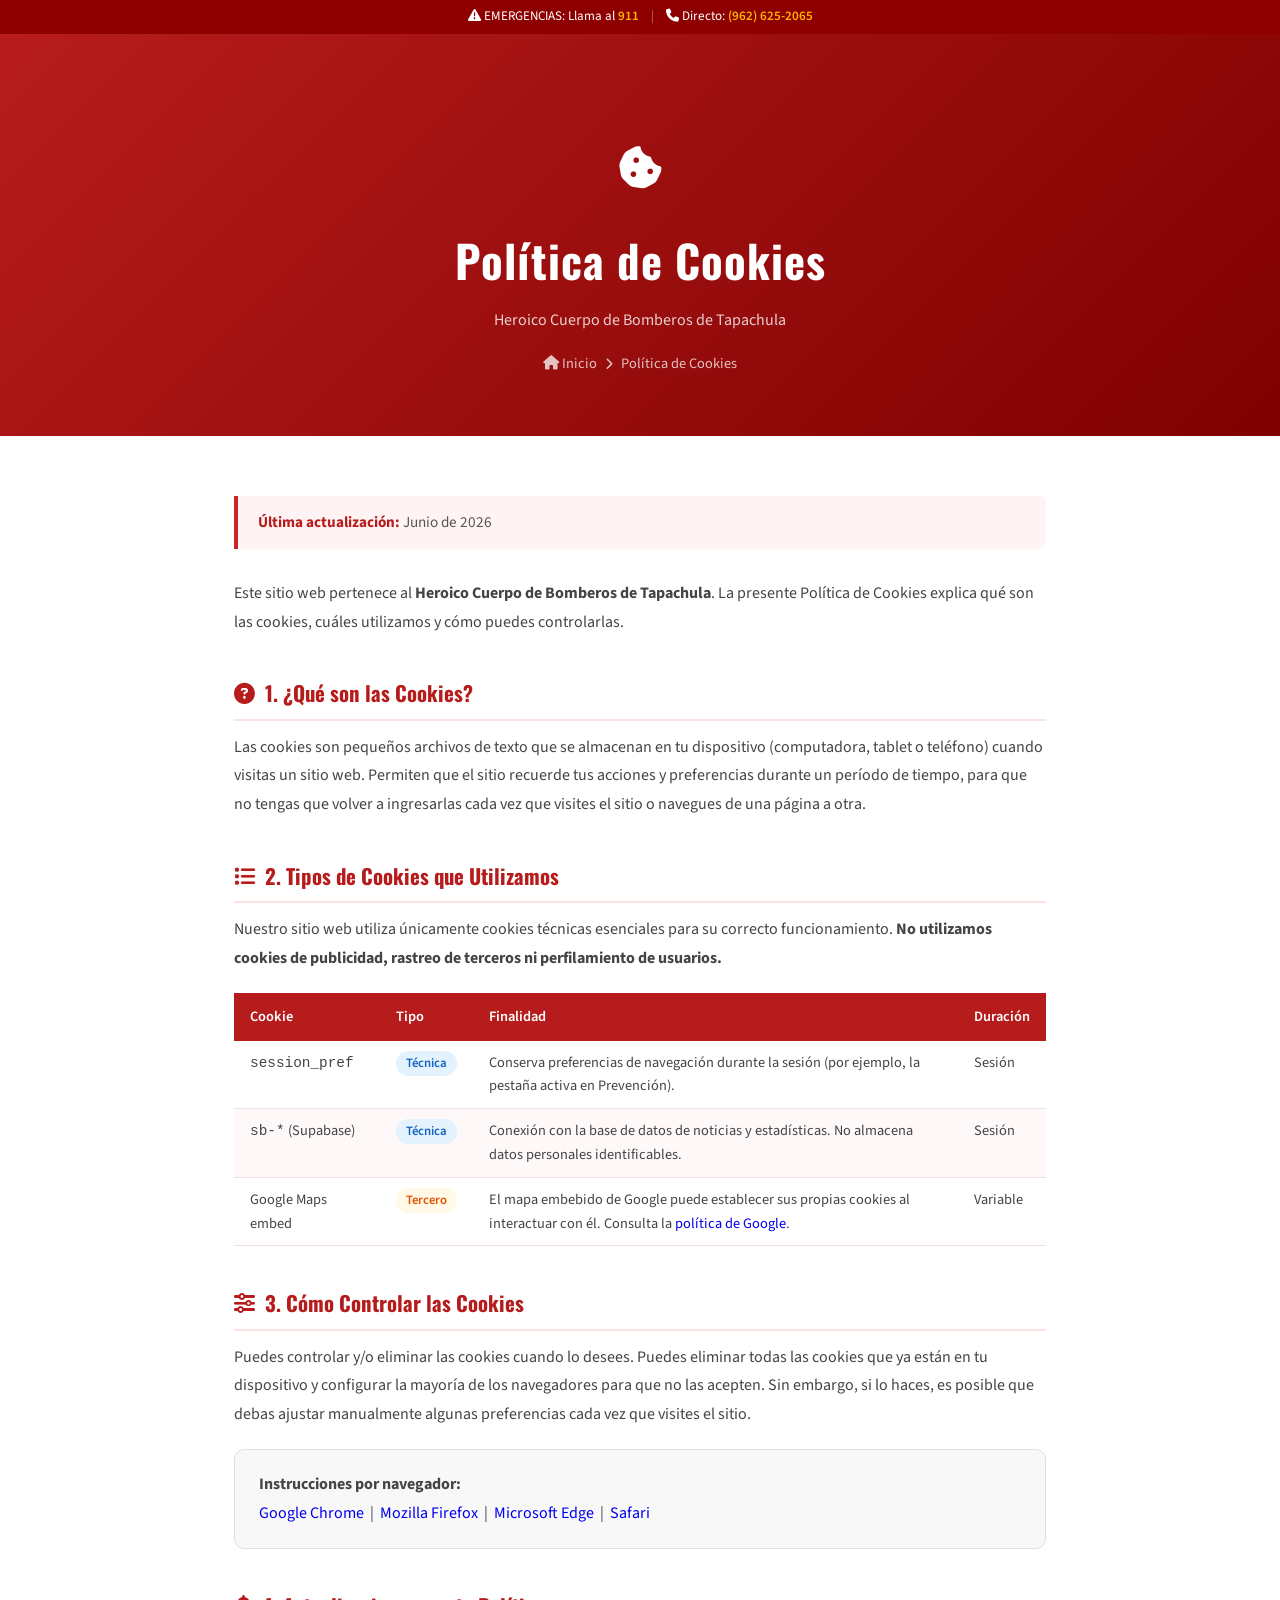
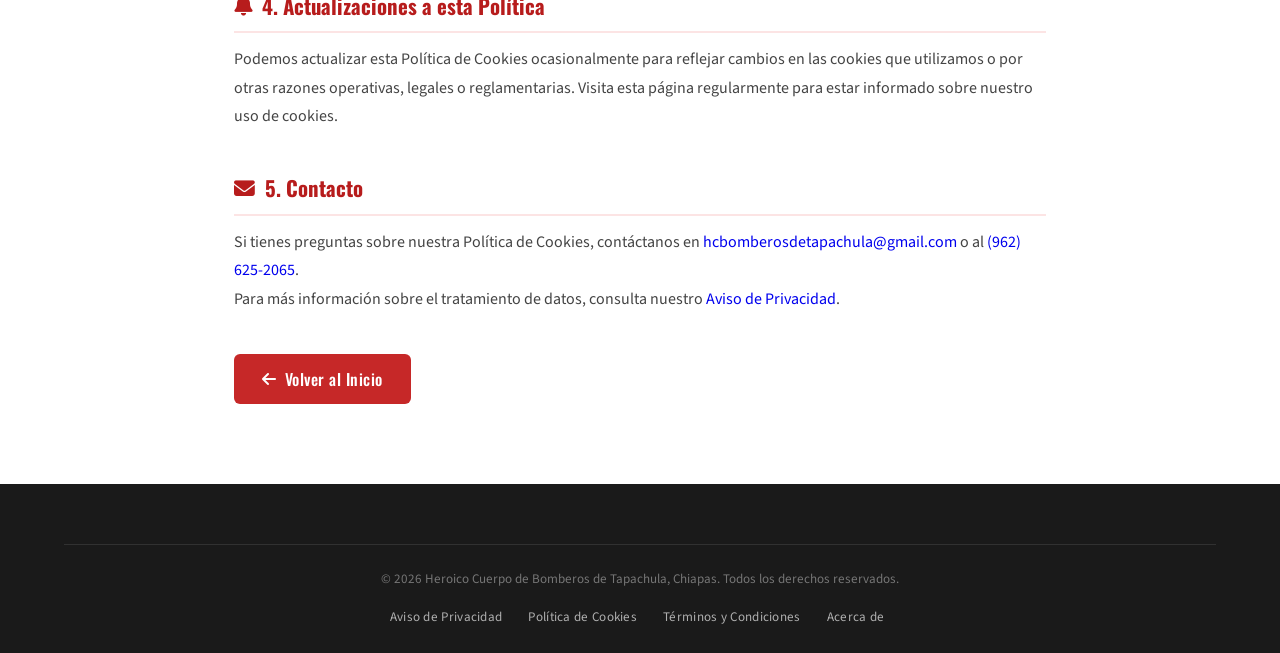
<file: politica-cookies.html>
<!DOCTYPE html>
<html lang="es">
<head>
    <meta charset="UTF-8">
    <meta name="viewport" content="width=device-width, initial-scale=1.0">
    <title>Política de Cookies | Heroico Cuerpo de Bomberos de Tapachula</title>
    <meta name="description" content="Política de Cookies del Heroico Cuerpo de Bomberos de Tapachula.">
    <meta name="robots" content="noindex, follow">
    <link rel="icon" type="image/png" href="img/logoB.webp">
    <link rel="stylesheet" href="https://cdnjs.cloudflare.com/ajax/libs/font-awesome/6.4.0/css/all.min.css">
    <link href="https://fonts.googleapis.com/css2?family=Oswald:wght@400;500;600;700&family=Source+Sans+3:wght@300;400;600&display=swap" rel="stylesheet">
    <link rel="stylesheet" href="styles.css">
    <style>
        .legal-hero {
            background: linear-gradient(135deg, #B71C1C 0%, #7f0000 100%);
            padding: 100px 0 60px;
            text-align: center;
            color: #fff;
        }
        .legal-hero h1 {
            font-family: 'Oswald', sans-serif;
            font-size: clamp(1.8rem, 4vw, 2.8rem);
            font-weight: 700;
            margin-bottom: 10px;
            letter-spacing: 1px;
        }
        .legal-hero p { font-size: 1rem; opacity: .8; }
        .legal-breadcrumb {
            display: flex;
            align-items: center;
            gap: 8px;
            justify-content: center;
            margin-top: 18px;
            font-size: .9rem;
            opacity: .75;
        }
        .legal-breadcrumb a { color: #fff; text-decoration: none; }
        .legal-breadcrumb a:hover { text-decoration: underline; }
        .legal-body {
            max-width: 860px;
            margin: 0 auto;
            padding: 60px 24px 80px;
        }
        .legal-body h2 {
            font-family: 'Oswald', sans-serif;
            font-size: 1.3rem;
            color: #B71C1C;
            margin: 40px 0 12px;
            padding-bottom: 8px;
            border-bottom: 2px solid #fce4e4;
            display: flex;
            align-items: center;
            gap: 10px;
        }
        .legal-body p, .legal-body li {
            font-family: 'Source Sans 3', sans-serif;
            font-size: 1rem;
            line-height: 1.8;
            color: #444;
        }
        .legal-body ul { padding-left: 20px; margin: 10px 0; }
        .legal-body ul li { margin-bottom: 6px; }
        .legal-update {
            background: #fff3f3;
            border-left: 4px solid #C62828;
            padding: 14px 20px;
            border-radius: 0 8px 8px 0;
            margin-bottom: 30px;
            font-family: 'Source Sans 3', sans-serif;
            font-size: .95rem;
            color: #555;
        }
        .legal-update strong { color: #B71C1C; }
        /* Tabla de cookies */
        .cookie-table {
            width: 100%;
            border-collapse: collapse;
            margin: 20px 0;
            font-family: 'Source Sans 3', sans-serif;
            font-size: .9rem;
        }
        .cookie-table th {
            background: #B71C1C;
            color: #fff;
            padding: 12px 16px;
            text-align: left;
            font-weight: 600;
        }
        .cookie-table td {
            padding: 10px 16px;
            border-bottom: 1px solid #f0e0e0;
            color: #444;
            vertical-align: top;
        }
        .cookie-table tr:nth-child(even) td { background: #fff8f8; }
        .cookie-tag {
            display: inline-block;
            padding: 2px 10px;
            border-radius: 20px;
            font-size: .8rem;
            font-weight: 600;
        }
        .tag-tech { background: #e3f2fd; color: #1565c0; }
        .tag-analytics { background: #fff9e6; color: #e65100; }

        /* Tarjetas móvil — ocultas en desktop */
        .cookie-cards { display: none; }

        @media (max-width: 640px) {
            .cookie-table--desktop { display: none; }
            .cookie-cards { display: flex; flex-direction: column; gap: 14px; margin: 20px 0; }
            .cookie-card {
                background: #fff;
                border: 1px solid #f0dede;
                border-radius: 10px;
                overflow: hidden;
                box-shadow: 0 2px 8px rgba(0,0,0,0.06);
            }
            .cookie-card__header {
                background: #B71C1C;
                color: #fff;
                padding: 12px 16px;
                display: flex;
                align-items: center;
                justify-content: space-between;
                gap: 10px;
                font-family: 'Source Sans 3', sans-serif;
                font-size: .95rem;
                font-weight: 600;
            }
            .cookie-card__header code {
                background: rgba(255,255,255,0.15);
                padding: 2px 8px;
                border-radius: 4px;
                font-size: .85rem;
                color: #fff;
            }
            .cookie-card__header .cookie-tag {
                flex-shrink: 0;
                font-size: .75rem;
            }
            .cookie-card__row {
                display: flex;
                flex-direction: column;
                padding: 10px 16px;
                border-bottom: 1px solid #fce4e4;
                font-family: 'Source Sans 3', sans-serif;
                font-size: .9rem;
                color: #444;
                line-height: 1.5;
            }
            .cookie-card__row:last-child { border-bottom: none; }
            .cookie-card__label {
                font-weight: 600;
                color: #B71C1C;
                font-size: .78rem;
                text-transform: uppercase;
                letter-spacing: .5px;
                margin-bottom: 3px;
            }
        }
        .back-btn {
            display: inline-flex;
            align-items: center;
            gap: 8px;
            margin-top: 40px;
            padding: 12px 28px;
            background: #C62828;
            color: #fff;
            border-radius: 6px;
            font-family: 'Oswald', sans-serif;
            font-size: 1rem;
            font-weight: 500;
            text-decoration: none;
            letter-spacing: .5px;
            transition: background .2s;
        }
        .back-btn:hover { background: #7f0000; }
        .info-box {
            background: #f8f8f8;
            border: 1px solid #e0e0e0;
            border-radius: 10px;
            padding: 20px 24px;
            margin: 20px 0;
        }
        .info-box p { margin: 0; }
    </style>
</head>
<body>

    <div class="emergency-bar">
        <div class="container emergency-bar-inner">
            <span><i class="fas fa-exclamation-triangle"></i> EMERGENCIAS: Llama al <a href="tel:911">911</a></span>
            <span class="sep">|</span>
            <span><i class="fas fa-phone"></i> Directo: <a href="tel:9626252065">(962) 625-2065</a></span>
        </div>
    </div>

    <div class="legal-hero">
        <div class="container">
            <div style="font-size:2.8rem; margin-bottom:16px;"><i class="fas fa-cookie-bite"></i></div>
            <h1>Política de Cookies</h1>
            <p>Heroico Cuerpo de Bomberos de Tapachula</p>
            <div class="legal-breadcrumb">
                <a href="index.html"><i class="fas fa-home"></i> Inicio</a>
                <i class="fas fa-chevron-right" style="font-size:.75rem;"></i>
                <span>Política de Cookies</span>
            </div>
        </div>
    </div>

    <div class="legal-body">

        <div class="legal-update">
            <strong>Última actualización:</strong> Junio de 2026
        </div>

        <p>Este sitio web pertenece al <strong>Heroico Cuerpo de Bomberos de Tapachula</strong>. La presente Política de Cookies explica qué son las cookies, cuáles utilizamos y cómo puedes controlarlas.</p>

        <h2><i class="fas fa-question-circle"></i> 1. ¿Qué son las Cookies?</h2>
        <p>Las cookies son pequeños archivos de texto que se almacenan en tu dispositivo (computadora, tablet o teléfono) cuando visitas un sitio web. Permiten que el sitio recuerde tus acciones y preferencias durante un período de tiempo, para que no tengas que volver a ingresarlas cada vez que visites el sitio o navegues de una página a otra.</p>

        <h2><i class="fas fa-list"></i> 2. Tipos de Cookies que Utilizamos</h2>
        <p>Nuestro sitio web utiliza únicamente cookies técnicas esenciales para su correcto funcionamiento. <strong>No utilizamos cookies de publicidad, rastreo de terceros ni perfilamiento de usuarios.</strong></p>

        <!-- Tabla desktop -->
        <table class="cookie-table cookie-table--desktop">
            <thead>
                <tr>
                    <th>Cookie</th>
                    <th>Tipo</th>
                    <th>Finalidad</th>
                    <th>Duración</th>
                </tr>
            </thead>
            <tbody>
                <tr>
                    <td><code>session_pref</code></td>
                    <td><span class="cookie-tag tag-tech">Técnica</span></td>
                    <td>Conserva preferencias de navegación durante la sesión (por ejemplo, la pestaña activa en Prevención).</td>
                    <td>Sesión</td>
                </tr>
                <tr>
                    <td><code>sb-*</code> (Supabase)</td>
                    <td><span class="cookie-tag tag-tech">Técnica</span></td>
                    <td>Conexión con la base de datos de noticias y estadísticas. No almacena datos personales identificables.</td>
                    <td>Sesión</td>
                </tr>
                <tr>
                    <td>Google Maps embed</td>
                    <td><span class="cookie-tag tag-analytics">Tercero</span></td>
                    <td>El mapa embebido de Google puede establecer sus propias cookies al interactuar con él. Consulta la <a href="https://policies.google.com/privacy" target="_blank" rel="noopener">política de Google</a>.</td>
                    <td>Variable</td>
                </tr>
            </tbody>
        </table>

        <!-- Tarjetas móvil -->
        <div class="cookie-cards">
            <div class="cookie-card">
                <div class="cookie-card__header">
                    <code>session_pref</code>
                    <span class="cookie-tag tag-tech">Técnica</span>
                </div>
                <div class="cookie-card__row">
                    <span class="cookie-card__label">Finalidad</span>
                    <span>Conserva preferencias de navegación durante la sesión (por ejemplo, la pestaña activa en Prevención).</span>
                </div>
                <div class="cookie-card__row">
                    <span class="cookie-card__label">Duración</span>
                    <span>Sesión</span>
                </div>
            </div>
            <div class="cookie-card">
                <div class="cookie-card__header">
                    <code>sb-*</code> (Supabase)
                    <span class="cookie-tag tag-tech">Técnica</span>
                </div>
                <div class="cookie-card__row">
                    <span class="cookie-card__label">Finalidad</span>
                    <span>Conexión con la base de datos de noticias y estadísticas. No almacena datos personales identificables.</span>
                </div>
                <div class="cookie-card__row">
                    <span class="cookie-card__label">Duración</span>
                    <span>Sesión</span>
                </div>
            </div>
            <div class="cookie-card">
                <div class="cookie-card__header">
                    Google Maps embed
                    <span class="cookie-tag tag-analytics">Tercero</span>
                </div>
                <div class="cookie-card__row">
                    <span class="cookie-card__label">Finalidad</span>
                    <span>El mapa embebido de Google puede establecer sus propias cookies al interactuar con él. Consulta la <a href="https://policies.google.com/privacy" target="_blank" rel="noopener">política de Google</a>.</span>
                </div>
                <div class="cookie-card__row">
                    <span class="cookie-card__label">Duración</span>
                    <span>Variable</span>
                </div>
            </div>
        </div>

        <h2><i class="fas fa-sliders-h"></i> 3. Cómo Controlar las Cookies</h2>
        <p>Puedes controlar y/o eliminar las cookies cuando lo desees. Puedes eliminar todas las cookies que ya están en tu dispositivo y configurar la mayoría de los navegadores para que no las acepten. Sin embargo, si lo haces, es posible que debas ajustar manualmente algunas preferencias cada vez que visites el sitio.</p>

        <div class="info-box">
            <p><strong>Instrucciones por navegador:</strong><br>
            <a href="https://support.google.com/chrome/answer/95647" target="_blank" rel="noopener">Google Chrome</a> &nbsp;|&nbsp;
            <a href="https://support.mozilla.org/es/kb/habilitar-y-deshabilitar-cookies-sitios-web-rastrear-preferencias" target="_blank" rel="noopener">Mozilla Firefox</a> &nbsp;|&nbsp;
            <a href="https://support.microsoft.com/es-es/microsoft-edge/eliminar-las-cookies-en-microsoft-edge-63947406-40ac-c3b8-57b9-2a946a29ae09" target="_blank" rel="noopener">Microsoft Edge</a> &nbsp;|&nbsp;
            <a href="https://support.apple.com/es-mx/guide/safari/sfri11471/mac" target="_blank" rel="noopener">Safari</a></p>
        </div>

        <h2><i class="fas fa-bell"></i> 4. Actualizaciones a esta Política</h2>
        <p>Podemos actualizar esta Política de Cookies ocasionalmente para reflejar cambios en las cookies que utilizamos o por otras razones operativas, legales o reglamentarias. Visita esta página regularmente para estar informado sobre nuestro uso de cookies.</p>

        <h2><i class="fas fa-envelope"></i> 5. Contacto</h2>
        <p>Si tienes preguntas sobre nuestra Política de Cookies, contáctanos en <a href="mailto:hcbomberosdetapachula@gmail.com">hcbomberosdetapachula@gmail.com</a> o al <a href="tel:9626252065">(962) 625-2065</a>.</p>
        <p>Para más información sobre el tratamiento de datos, consulta nuestro <a href="aviso-privacidad.html">Aviso de Privacidad</a>.</p>

        <a href="index.html" class="back-btn"><i class="fas fa-arrow-left"></i> Volver al Inicio</a>
    </div>

    <footer>
        <div class="container">
            <div class="footer-bottom" style="border-top: 1px solid rgba(255,255,255,.1); padding-top:24px;">
                <p>© <script>document.write(new Date().getFullYear())</script> Heroico Cuerpo de Bomberos de Tapachula, Chiapas. Todos los derechos reservados.</p>
                <div class="footer-legal-links">
                    <a href="aviso-privacidad.html">Aviso de Privacidad</a>
                    <a href="politica-cookies.html">Política de Cookies</a>
                    <a href="terminos-condiciones.html">Términos y Condiciones</a>
                    <a href="acerca-de.html">Acerca de</a>
                </div>
            </div>
        </div>
    </footer>

    <script src="script.js"></script>
</body>
</html>
</file>
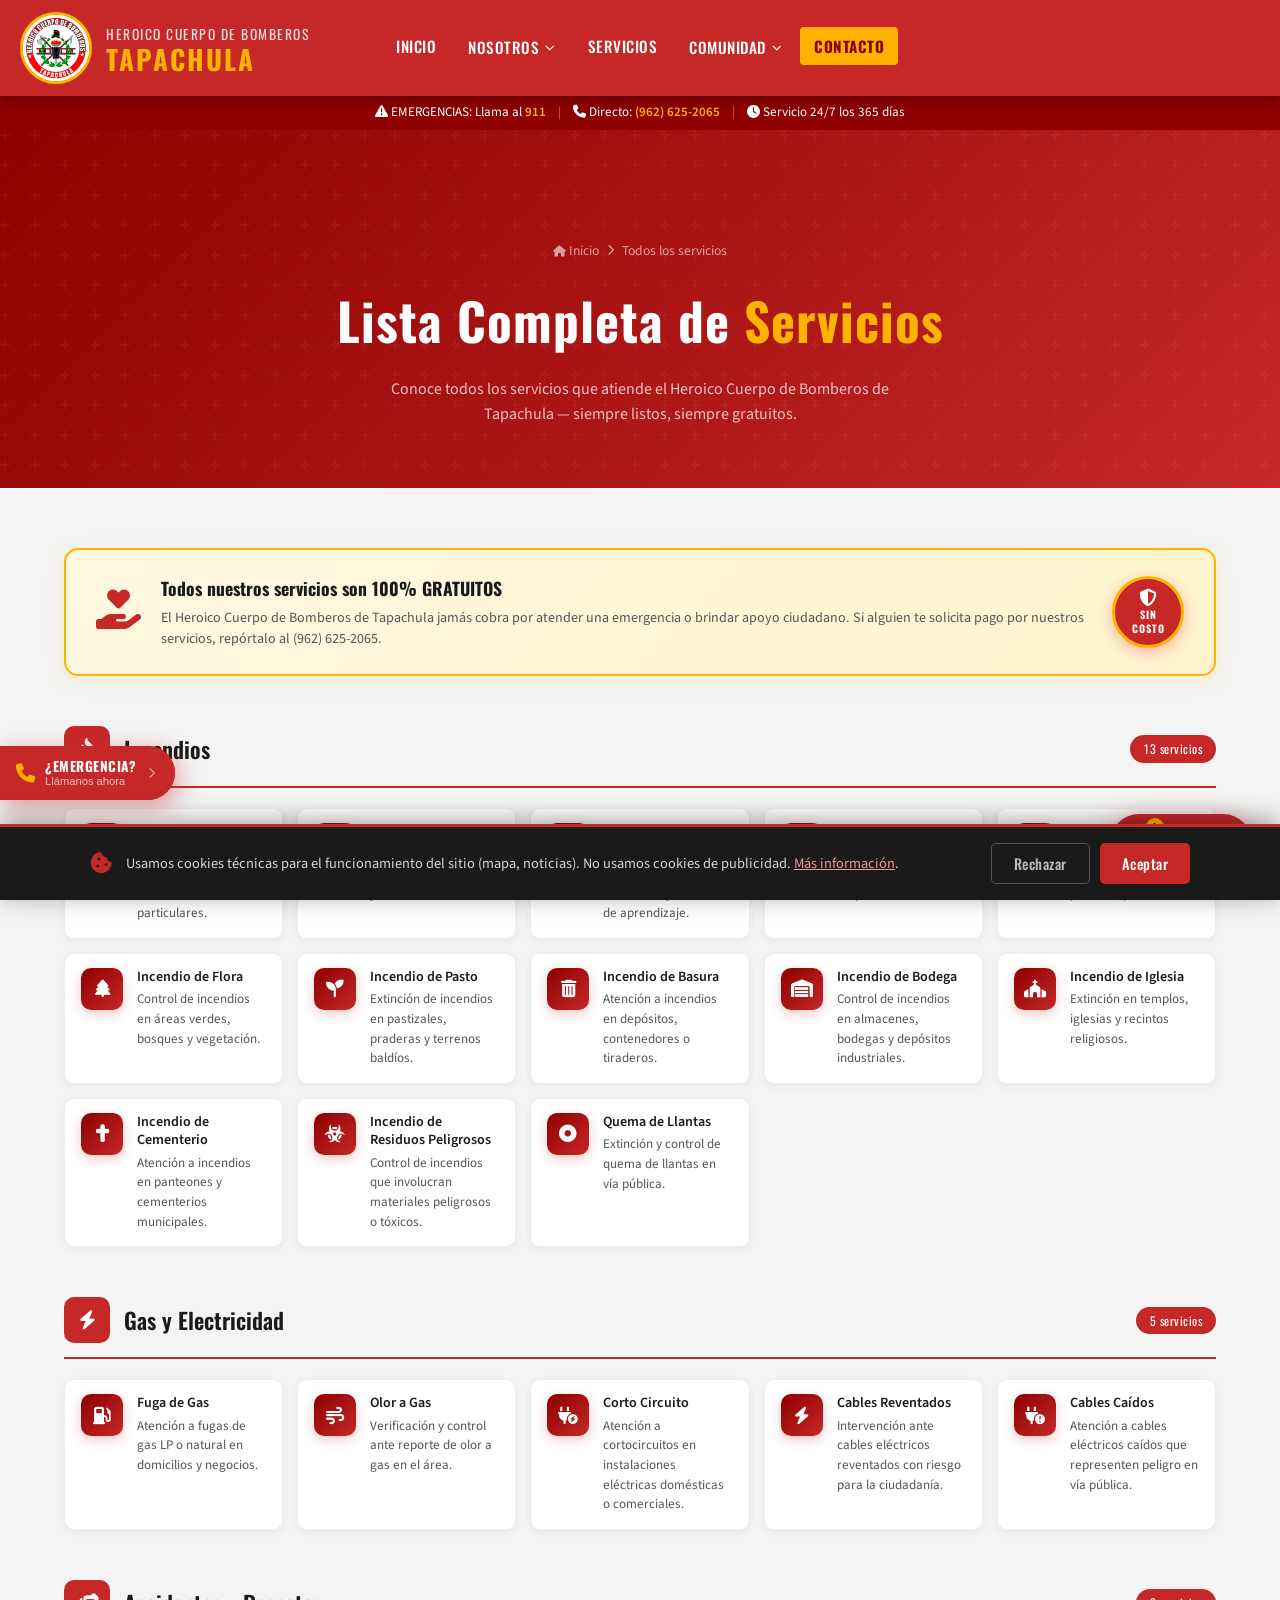
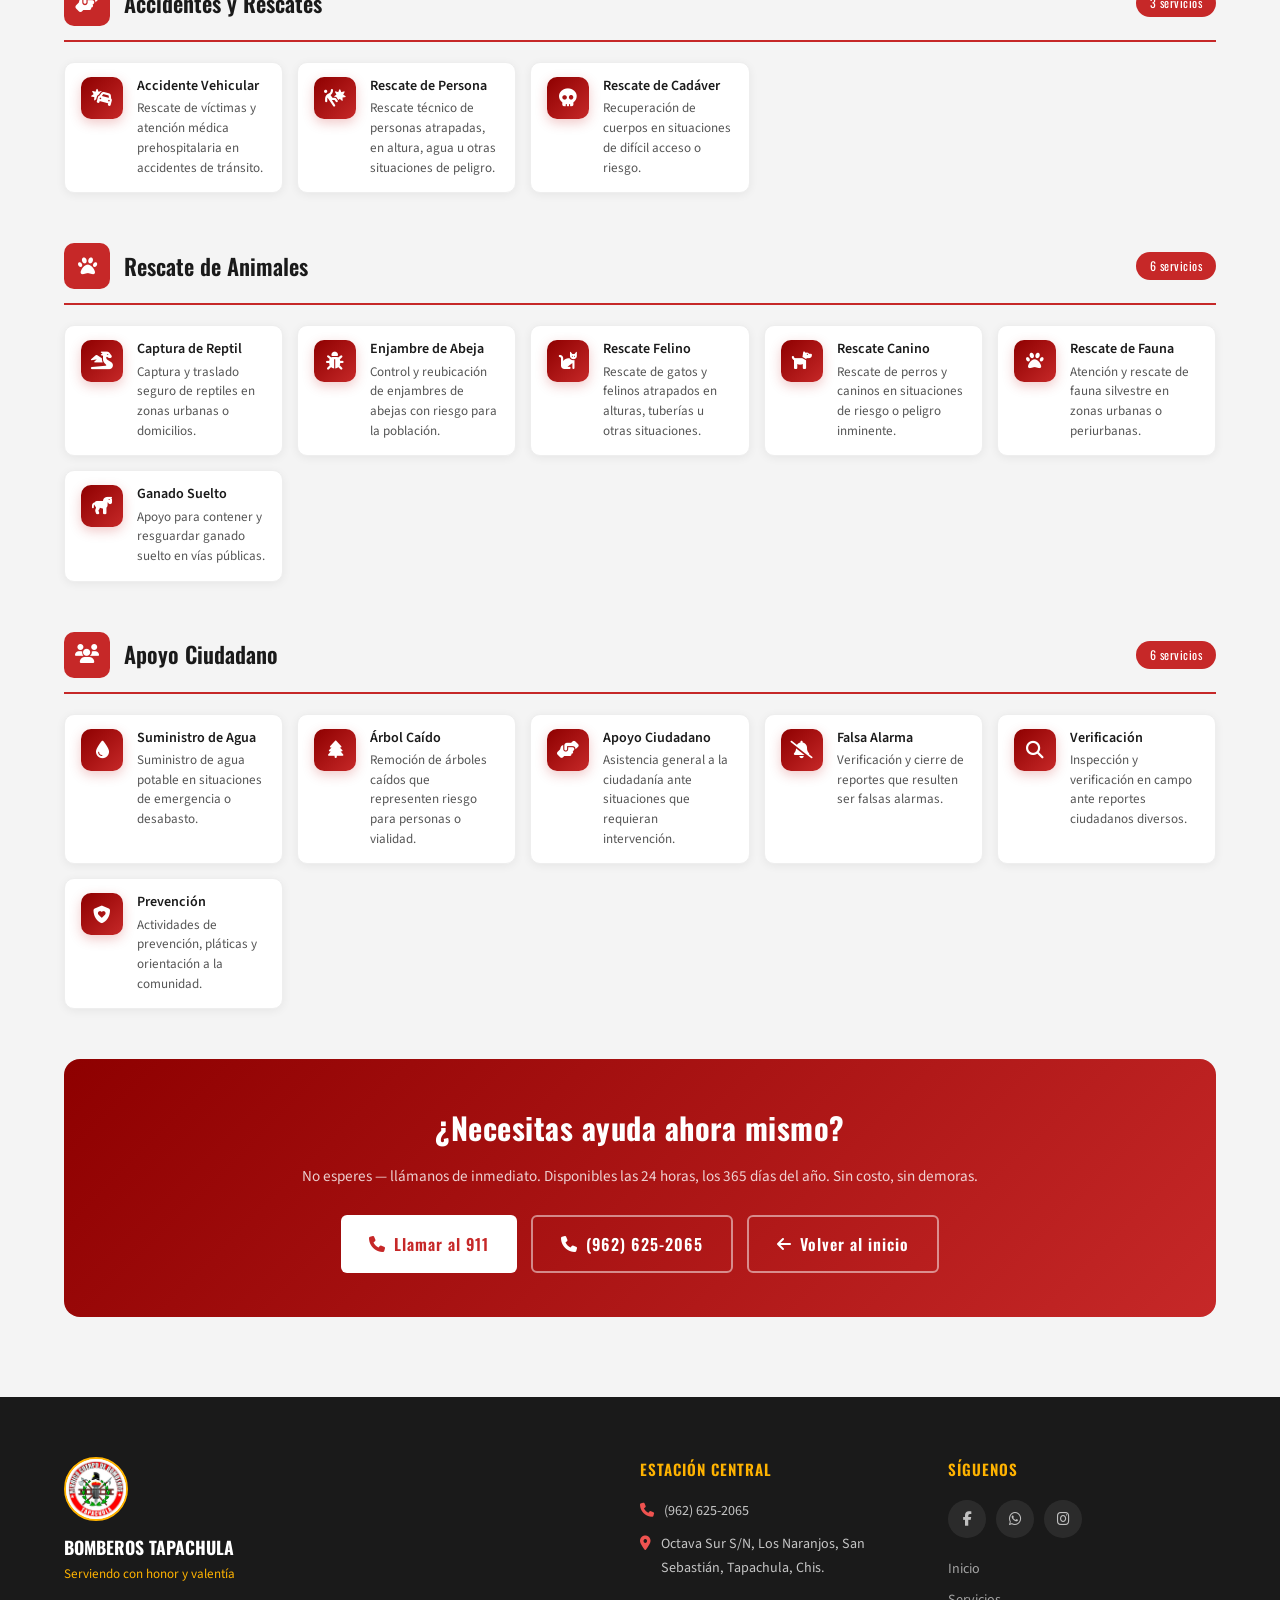
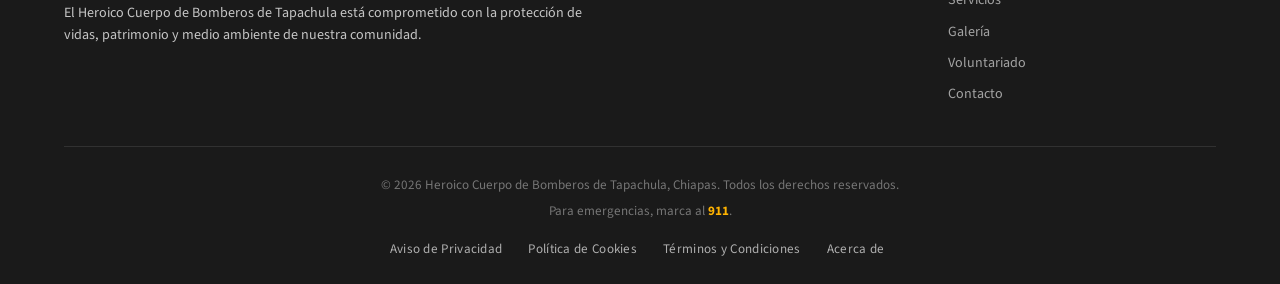
<file: servicios.html>
<!DOCTYPE html>
<html lang="es">
<head>
    <meta charset="UTF-8">
    <meta name="viewport" content="width=device-width, initial-scale=1.0">
    <title>Todos los Servicios | Heroico Cuerpo de Bomberos Tapachula</title>
    <meta name="description" content="Lista completa de servicios gratuitos que atiende el Heroico Cuerpo de Bomberos de Tapachula.">
    <link rel="icon" href="img/logoB.webp">
    <meta name="theme-color" content="#C62828">
    <link rel="preconnect" href="https://fonts.googleapis.com">
    <link rel="preconnect" href="https://fonts.gstatic.com" crossorigin>
    <link href="https://fonts.googleapis.com/css2?family=Oswald:wght@300;400;500;600;700&family=Source+Sans+3:wght@300;400;600;700&display=swap" rel="stylesheet">
    <link rel="stylesheet" href="https://cdnjs.cloudflare.com/ajax/libs/font-awesome/6.4.0/css/all.min.css">
    <link rel="stylesheet" href="styles.css">
</head>
<body>

    <!-- BARRA DE EMERGENCIAS (igual que index.html) -->
    <div class="emergency-bar">
        <div class="container emergency-bar-inner">
            <span><i class="fas fa-exclamation-triangle"></i> EMERGENCIAS: Llama al <a href="tel:911">911</a></span>
            <span class="sep">|</span>
            <span><i class="fas fa-phone"></i> Directo: <a href="tel:9626252065">(962) 625-2065</a></span>
            <span class="sep">|</span>
            <span><i class="fas fa-clock"></i> Servicio 24/7 los 365 días</span>
        </div>
    </div>

    <!-- HEADER (igual que index.html) -->
    <header id="mainHeader">
        <div class="container header-container">
            <div class="logo-section">
                <div class="logo-circle">
                    <img src="img/logoB.webp" alt="Logo Bomberos Tapachula">
                </div>
                <div class="logo-text">
                    <span class="logo-top">HEROICO CUERPO DE BOMBEROS</span>
                    <span class="logo-bottom">TAPACHULA</span>
                </div>
            </div>

            <button class="menu-toggle" id="menuToggle" aria-label="Menú">
                <span></span><span></span><span></span>
            </button>

            <nav id="mainNav" role="navigation" aria-label="Menú principal">
                <ul role="list">
                    <li><a href="index.html#inicio">Inicio</a></li>
                    <li class="has-dropdown">
                        <a href="index.html#nosotros" aria-haspopup="true">Nosotros <i class="fas fa-chevron-down dropdown-arrow" aria-hidden="true"></i></a>
                        <ul class="dropdown" role="list">
                            <li><a href="index.html#nosotros">Quiénes Somos</a></li>
                            <li><a href="organigrama.html">Organigrama</a></li>
                            <li><a href="index.html#galeria">Galería</a></li>
                            <li><a href="index.html#estaciones">Estaciones</a></li>
                            <li><a href="index.html#noticias">Noticias</a></li>
                        </ul>
                    </li>
                    <li><a href="index.html#servicios" class="active">Servicios</a></li>
                    <li class="has-dropdown">
                        <a href="index.html#voluntariado" aria-haspopup="true">Comunidad <i class="fas fa-chevron-down dropdown-arrow" aria-hidden="true"></i></a>
                        <ul class="dropdown" role="list">
                            <li><a href="index.html#voluntariado">Voluntariado</a></li>
                            <li><a href="index.html#empresas">Empresas Solidarias</a></li>
                            <li><a href="index.html#prevencion">Prevención</a></li>
                            <li><a href="bomberitos.html">Club Bomberitos</a></li>
                        </ul>
                    </li>
                    <li><a href="index.html#contacto" class="nav-cta">Contacto</a></li>
                </ul>
            </nav>
        </div>
    </header>

    <!-- HERO DE LA PÁGINA -->
    <div class="servicios-page-hero">
        <div class="container">
            <div class="sph-breadcrumb">
                <a href="index.html"><i class="fas fa-home"></i> Inicio</a>
                <i class="fas fa-chevron-right"></i>
                <span>Todos los servicios</span>
            </div>
            <h1>Lista Completa de <span>Servicios</span></h1>
            <p>Conoce todos los servicios que atiende el Heroico Cuerpo de Bomberos de Tapachula — siempre listos, siempre gratuitos.</p>
        </div>
    </div>

    <!-- CONTENIDO PRINCIPAL -->
    <main class="servicios-page-content">
        <div class="container">

            <!-- Banner gratuito -->
            <div class="pgb-banner">
                <div class="pgb-icon"><i class="fas fa-hand-holding-heart"></i></div>
                <div class="pgb-texto">
                    <strong>Todos nuestros servicios son 100% GRATUITOS</strong>
                    <p>El Heroico Cuerpo de Bomberos de Tapachula jamás cobra por atender una emergencia o brindar apoyo ciudadano. Si alguien te solicita pago por nuestros servicios, repórtalo al (962) 625-2065.</p>
                </div>
                <div class="pgb-sello">
                    <i class="fas fa-shield-alt"></i>
                    SIN<br>COSTO
                </div>
            </div>

            <!-- INCENDIOS -->
            <div class="cat-bloque">
                <div class="cat-titulo">
                    <div class="cat-icono"><i class="fas fa-fire-alt"></i></div>
                    <h2>Incendios</h2>
                    <span class="cat-num">13 servicios</span>
                </div>
                <div class="svc-lista">
                    <div class="svc-item">
                        <div class="svc-icon"><i class="fas fa-house-fire"></i></div>
                        <div class="svc-info">
                            <div class="svc-header-row">
                                <span class="svc-nombre">Incendio de Casa</span>
                            </div>
                            <p class="svc-desc">Extinción de incendios en viviendas y residencias particulares.</p>
                        </div>
                    </div>
                    <div class="svc-item">
                        <div class="svc-icon"><i class="fas fa-store"></i></div>
                        <div class="svc-info">
                            <div class="svc-header-row">
                                <span class="svc-nombre">Incendio de Negocio</span>
                            </div>
                            <p class="svc-desc">Atención a incendios en comercios, tiendas y establecimientos.</p>
                        </div>
                    </div>
                    <div class="svc-item">
                        <div class="svc-icon"><i class="fas fa-school"></i></div>
                        <div class="svc-info">
                            <div class="svc-header-row">
                                <span class="svc-nombre">Incendio de Escuela</span>
                            </div>
                            <p class="svc-desc">Control de incendios en planteles educativos y centros de aprendizaje.</p>
                        </div>
                    </div>
                    <div class="svc-item">
                        <div class="svc-icon"><i class="fas fa-building"></i></div>
                        <div class="svc-info">
                            <div class="svc-header-row">
                                <span class="svc-nombre">Incendio de Oficina</span>
                            </div>
                            <p class="svc-desc">Extinción en oficinas gubernamentales y corporativas.</p>
                        </div>
                    </div>
                    <div class="svc-item">
                        <div class="svc-icon"><i class="fas fa-car-burst"></i></div>
                        <div class="svc-info">
                            <div class="svc-header-row">
                                <span class="svc-nombre">Incendio de Vehículo</span>
                            </div>
                            <p class="svc-desc">Atención a vehículos encendidos en vía pública o privada.</p>
                        </div>
                    </div>
                    <div class="svc-item">
                        <div class="svc-icon"><i class="fas fa-tree"></i></div>
                        <div class="svc-info">
                            <div class="svc-header-row">
                                <span class="svc-nombre">Incendio de Flora</span>
                            </div>
                            <p class="svc-desc">Control de incendios en áreas verdes, bosques y vegetación.</p>
                        </div>
                    </div>
                    <div class="svc-item">
                        <div class="svc-icon"><i class="fas fa-seedling"></i></div>
                        <div class="svc-info">
                            <div class="svc-header-row">
                                <span class="svc-nombre">Incendio de Pasto</span>
                            </div>
                            <p class="svc-desc">Extinción de incendios en pastizales, praderas y terrenos baldíos.</p>
                        </div>
                    </div>
                    <div class="svc-item">
                        <div class="svc-icon"><i class="fas fa-trash-can"></i></div>
                        <div class="svc-info">
                            <div class="svc-header-row">
                                <span class="svc-nombre">Incendio de Basura</span>
                            </div>
                            <p class="svc-desc">Atención a incendios en depósitos, contenedores o tiraderos.</p>
                        </div>
                    </div>
                    <div class="svc-item">
                        <div class="svc-icon"><i class="fas fa-warehouse"></i></div>
                        <div class="svc-info">
                            <div class="svc-header-row">
                                <span class="svc-nombre">Incendio de Bodega</span>
                            </div>
                            <p class="svc-desc">Control de incendios en almacenes, bodegas y depósitos industriales.</p>
                        </div>
                    </div>
                    <div class="svc-item">
                        <div class="svc-icon"><i class="fas fa-church"></i></div>
                        <div class="svc-info">
                            <div class="svc-header-row">
                                <span class="svc-nombre">Incendio de Iglesia</span>
                            </div>
                            <p class="svc-desc">Extinción en templos, iglesias y recintos religiosos.</p>
                        </div>
                    </div>
                    <div class="svc-item">
                        <div class="svc-icon"><i class="fas fa-cross"></i></div>
                        <div class="svc-info">
                            <div class="svc-header-row">
                                <span class="svc-nombre">Incendio de Cementerio</span>
                            </div>
                            <p class="svc-desc">Atención a incendios en panteones y cementerios municipales.</p>
                        </div>
                    </div>
                    <div class="svc-item">
                        <div class="svc-icon"><i class="fas fa-biohazard"></i></div>
                        <div class="svc-info">
                            <div class="svc-header-row">
                                <span class="svc-nombre">Incendio de Residuos Peligrosos</span>
                            </div>
                            <p class="svc-desc">Control de incendios que involucran materiales peligrosos o tóxicos.</p>
                        </div>
                    </div>
                    <div class="svc-item">
                        <div class="svc-icon"><i class="fas fa-circle-dot"></i></div>
                        <div class="svc-info">
                            <div class="svc-header-row">
                                <span class="svc-nombre">Quema de Llantas</span>
                            </div>
                            <p class="svc-desc">Extinción y control de quema de llantas en vía pública.</p>
                        </div>
                    </div>
                </div>
            </div>

            <!-- GAS Y ELECTRICIDAD -->
            <div class="cat-bloque">
                <div class="cat-titulo">
                    <div class="cat-icono"><i class="fas fa-bolt"></i></div>
                    <h2>Gas y Electricidad</h2>
                    <span class="cat-num">5 servicios</span>
                </div>
                <div class="svc-lista">
                    <div class="svc-item">
                        <div class="svc-icon"><i class="fas fa-gas-pump"></i></div>
                        <div class="svc-info">
                            <div class="svc-header-row">
                                <span class="svc-nombre">Fuga de Gas</span>
                            </div>
                            <p class="svc-desc">Atención a fugas de gas LP o natural en domicilios y negocios.</p>
                        </div>
                    </div>
                    <div class="svc-item">
                        <div class="svc-icon"><i class="fas fa-wind"></i></div>
                        <div class="svc-info">
                            <div class="svc-header-row">
                                <span class="svc-nombre">Olor a Gas</span>
                            </div>
                            <p class="svc-desc">Verificación y control ante reporte de olor a gas en el área.</p>
                        </div>
                    </div>
                    <div class="svc-item">
                        <div class="svc-icon"><i class="fas fa-plug-circle-bolt"></i></div>
                        <div class="svc-info">
                            <div class="svc-header-row">
                                <span class="svc-nombre">Corto Circuito</span>
                            </div>
                            <p class="svc-desc">Atención a cortocircuitos en instalaciones eléctricas domésticas o comerciales.</p>
                        </div>
                    </div>
                    <div class="svc-item">
                        <div class="svc-icon"><i class="fas fa-bolt"></i></div>
                        <div class="svc-info">
                            <div class="svc-header-row">
                                <span class="svc-nombre">Cables Reventados</span>
                            </div>
                            <p class="svc-desc">Intervención ante cables eléctricos reventados con riesgo para la ciudadanía.</p>
                        </div>
                    </div>
                    <div class="svc-item">
                        <div class="svc-icon"><i class="fas fa-plug-circle-exclamation"></i></div>
                        <div class="svc-info">
                            <div class="svc-header-row">
                                <span class="svc-nombre">Cables Caídos</span>
                            </div>
                            <p class="svc-desc">Atención a cables eléctricos caídos que representen peligro en vía pública.</p>
                        </div>
                    </div>
                </div>
            </div>

            <!-- ACCIDENTES Y RESCATES -->
            <div class="cat-bloque">
                <div class="cat-titulo">
                    <div class="cat-icono"><i class="fas fa-hands-helping"></i></div>
                    <h2>Accidentes y Rescates</h2>
                    <span class="cat-num">3 servicios</span>
                </div>
                <div class="svc-lista">
                    <div class="svc-item">
                        <div class="svc-icon"><i class="fas fa-car-crash"></i></div>
                        <div class="svc-info">
                            <div class="svc-header-row">
                                <span class="svc-nombre">Accidente Vehicular</span>
                            </div>
                            <p class="svc-desc">Rescate de víctimas y atención médica prehospitalaria en accidentes de tránsito.</p>
                        </div>
                    </div>
                    <div class="svc-item">
                        <div class="svc-icon"><i class="fas fa-person-falling-burst"></i></div>
                        <div class="svc-info">
                            <div class="svc-header-row">
                                <span class="svc-nombre">Rescate de Persona</span>
                            </div>
                            <p class="svc-desc">Rescate técnico de personas atrapadas, en altura, agua u otras situaciones de peligro.</p>
                        </div>
                    </div>
                    <div class="svc-item">
                        <div class="svc-icon"><i class="fas fa-skull"></i></div>
                        <div class="svc-info">
                            <div class="svc-header-row">
                                <span class="svc-nombre">Rescate de Cadáver</span>
                            </div>
                            <p class="svc-desc">Recuperación de cuerpos en situaciones de difícil acceso o riesgo.</p>
                        </div>
                    </div>
                </div>
            </div>

            <!-- RESCATE DE ANIMALES -->
            <div class="cat-bloque">
                <div class="cat-titulo">
                    <div class="cat-icono"><i class="fas fa-paw"></i></div>
                    <h2>Rescate de Animales</h2>
                    <span class="cat-num">6 servicios</span>
                </div>
                <div class="svc-lista">
                    <div class="svc-item">
                        <div class="svc-icon"><i class="fas fa-dragon"></i></div>
                        <div class="svc-info">
                            <div class="svc-header-row">
                                <span class="svc-nombre">Captura de Reptil</span>
                            </div>
                            <p class="svc-desc">Captura y traslado seguro de reptiles en zonas urbanas o domicilios.</p>
                        </div>
                    </div>
                    <div class="svc-item">
                        <div class="svc-icon"><i class="fas fa-bug"></i></div>
                        <div class="svc-info">
                            <div class="svc-header-row">
                                <span class="svc-nombre">Enjambre de Abeja</span>
                            </div>
                            <p class="svc-desc">Control y reubicación de enjambres de abejas con riesgo para la población.</p>
                        </div>
                    </div>
                    <div class="svc-item">
                        <div class="svc-icon"><i class="fas fa-cat"></i></div>
                        <div class="svc-info">
                            <div class="svc-header-row">
                                <span class="svc-nombre">Rescate Felino</span>
                            </div>
                            <p class="svc-desc">Rescate de gatos y felinos atrapados en alturas, tuberías u otras situaciones.</p>
                        </div>
                    </div>
                    <div class="svc-item">
                        <div class="svc-icon"><i class="fas fa-dog"></i></div>
                        <div class="svc-info">
                            <div class="svc-header-row">
                                <span class="svc-nombre">Rescate Canino</span>
                            </div>
                            <p class="svc-desc">Rescate de perros y caninos en situaciones de riesgo o peligro inminente.</p>
                        </div>
                    </div>
                    <div class="svc-item">
                        <div class="svc-icon"><i class="fas fa-paw"></i></div>
                        <div class="svc-info">
                            <div class="svc-header-row">
                                <span class="svc-nombre">Rescate de Fauna</span>
                            </div>
                            <p class="svc-desc">Atención y rescate de fauna silvestre en zonas urbanas o periurbanas.</p>
                        </div>
                    </div>
                    <div class="svc-item">
                        <div class="svc-icon"><i class="fas fa-horse"></i></div>
                        <div class="svc-info">
                            <div class="svc-header-row">
                                <span class="svc-nombre">Ganado Suelto</span>
                            </div>
                            <p class="svc-desc">Apoyo para contener y resguardar ganado suelto en vías públicas.</p>
                        </div>
                    </div>
                </div>
            </div>

            <!-- APOYO CIUDADANO -->
            <div class="cat-bloque">
                <div class="cat-titulo">
                    <div class="cat-icono"><i class="fas fa-users"></i></div>
                    <h2>Apoyo Ciudadano</h2>
                    <span class="cat-num">6 servicios</span>
                </div>
                <div class="svc-lista">
                    <div class="svc-item">
                        <div class="svc-icon"><i class="fas fa-droplet"></i></div>
                        <div class="svc-info">
                            <div class="svc-header-row">
                                <span class="svc-nombre">Suministro de Agua</span>
                            </div>
                            <p class="svc-desc">Suministro de agua potable en situaciones de emergencia o desabasto.</p>
                        </div>
                    </div>
                    <div class="svc-item">
                        <div class="svc-icon"><i class="fas fa-tree"></i></div>
                        <div class="svc-info">
                            <div class="svc-header-row">
                                <span class="svc-nombre">Árbol Caído</span>
                            </div>
                            <p class="svc-desc">Remoción de árboles caídos que representen riesgo para personas o vialidad.</p>
                        </div>
                    </div>
                    <div class="svc-item">
                        <div class="svc-icon"><i class="fas fa-handshake-angle"></i></div>
                        <div class="svc-info">
                            <div class="svc-header-row">
                                <span class="svc-nombre">Apoyo Ciudadano</span>
                            </div>
                            <p class="svc-desc">Asistencia general a la ciudadanía ante situaciones que requieran intervención.</p>
                        </div>
                    </div>
                    <div class="svc-item">
                        <div class="svc-icon"><i class="fas fa-bell-slash"></i></div>
                        <div class="svc-info">
                            <div class="svc-header-row">
                                <span class="svc-nombre">Falsa Alarma</span>
                            </div>
                            <p class="svc-desc">Verificación y cierre de reportes que resulten ser falsas alarmas.</p>
                        </div>
                    </div>
                    <div class="svc-item">
                        <div class="svc-icon"><i class="fas fa-magnifying-glass"></i></div>
                        <div class="svc-info">
                            <div class="svc-header-row">
                                <span class="svc-nombre">Verificación</span>
                            </div>
                            <p class="svc-desc">Inspección y verificación en campo ante reportes ciudadanos diversos.</p>
                        </div>
                    </div>
                    <div class="svc-item">
                        <div class="svc-icon"><i class="fas fa-shield-heart"></i></div>
                        <div class="svc-info">
                            <div class="svc-header-row">
                                <span class="svc-nombre">Prevención</span>
                            </div>
                            <p class="svc-desc">Actividades de prevención, pláticas y orientación a la comunidad.</p>
                        </div>
                    </div>
                </div>
            </div>

            <!-- CTA FINAL -->
            <div class="svc-cta">
                <h3>¿Necesitas ayuda ahora mismo?</h3>
                <p>No esperes — llámanos de inmediato. Disponibles las 24 horas, los 365 días del año. Sin costo, sin demoras.</p>
                <div class="svc-cta-btns">
                    <a href="tel:911" class="btn-white">
                        <i class="fas fa-phone"></i> Llamar al 911
                    </a>
                    <a href="tel:9626252065" class="btn-outline-white">
                        <i class="fas fa-phone"></i> (962) 625-2065
                    </a>
                    <a href="index.html" class="btn-outline-white">
                        <i class="fas fa-arrow-left"></i> Volver al inicio
                    </a>
                </div>
            </div>

        </div>
    </main>

    <!-- FOOTER (igual que index.html) -->
    <footer>
        <div class="container">
            <div class="footer-grid">
                <div class="footer-brand">
                    <div class="footer-logo-wrap">
                        <img src="img/logoB.webp" alt="Logo Bomberos Tapachula">
                    </div>
                    <div>
                        <h3>Bomberos Tapachula</h3>
                        <p>Serviendo con honor y valentía</p>
                    </div>
                    <p class="footer-desc">El Heroico Cuerpo de Bomberos de Tapachula está comprometido con la protección de vidas, patrimonio y medio ambiente de nuestra comunidad.</p>
                </div>
                <div class="footer-col">
                    <h4>Estación Central</h4>
                    <ul>
                        <li><i class="fas fa-phone"></i> <a href="tel:9626252065">(962) 625-2065</a></li>
                        <li><i class="fas fa-map-marker-alt"></i> Octava Sur S/N, Los Naranjos, San Sebastián, Tapachula, Chis.</li>
                    </ul>
                </div>
                <div class="footer-col">
                    <h4>Síguenos</h4>
                    <div class="footer-social">
                        <a href="https://www.facebook.com/OficialBomberosTap" aria-label="Facebook oficial" target="_blank" rel="noopener noreferrer"><i class="fab fa-facebook-f"></i></a>
                        <a href="https://wa.me/529622122086" aria-label="WhatsApp" target="_blank" rel="noopener noreferrer"><i class="fab fa-whatsapp"></i></a>
                        <a href="https://www.instagram.com/bomberosdetapachula?igsh=MTBuaWVpeWpzcTlndw==" aria-label="Instagram" target="_blank" rel="noopener noreferrer"><i class="fab fa-instagram"></i></a>
                    </div>
                    <div class="footer-links">
                        <a href="index.html#inicio">Inicio</a>
                        <a href="index.html#servicios">Servicios</a>
                        <a href="index.html#galeria">Galería</a>
                        <a href="index.html#voluntariado">Voluntariado</a>
                        <a href="index.html#contacto">Contacto</a>
                    </div>
                </div>
            </div>
            <div class="footer-bottom">
                <p>© <span id="currentYear"></span> Heroico Cuerpo de Bomberos de Tapachula, Chiapas. Todos los derechos reservados.</p>
                <p>Para emergencias, marca al <strong>911</strong>.</p>
                <div class="footer-legal-links">
                    <a href="aviso-privacidad.html">Aviso de Privacidad</a>
                    <a href="politica-cookies.html">Política de Cookies</a>
                    <a href="terminos-condiciones.html">Términos y Condiciones</a>
                    <a href="acerca-de.html">Acerca de</a>
                </div>
            </div>
        </div>
    </footer>

    <!-- BARRA LATERAL FLOTANTE (igual que index.html) -->
    <div class="floating-sidebar" id="floatingSidebar" role="complementary" aria-label="Contacto rápido">

        <a href="https://www.facebook.com/OficialBomberosTap" class="fsb-item facebook" aria-label="Facebook oficial" target="_blank" rel="noopener noreferrer">
            <i class="fab fa-facebook-f" aria-hidden="true"></i>
            <span class="fsb-tooltip">Facebook</span>
        </a>
        <a href="https://wa.me/529622122086" class="fsb-item whatsapp" aria-label="WhatsApp" target="_blank" rel="noopener noreferrer">
            <i class="fab fa-whatsapp" aria-hidden="true"></i>
            <span class="fsb-tooltip">WhatsApp</span>
        </a>
        <a href="https://www.instagram.com/bomberosdetapachula?igsh=MTBuaWVpeWpzcTlndw==" class="fsb-item instagram" aria-label="Instagram" target="_blank" rel="noopener noreferrer">
            <i class="fab fa-instagram" aria-hidden="true"></i>
            <span class="fsb-tooltip">Instagram</span>
        </a>
    </div>

    <!-- CHATBOT (igual que index.html) -->
    <div class="chatbot-container" id="chatbotContainer">
        <button class="chatbot-toggle" id="chatbotToggle" aria-label="Abrir asistente virtual de Bomberos Tapachula">
            <div class="chatbot-icon-wrap">
                <svg class="icon-extintor" viewBox="0 0 48 48" fill="none" xmlns="http://www.w3.org/2000/svg" aria-hidden="true">
                    <circle cx="24" cy="24" r="24" fill="#C62828"/>
                    <path d="M9 30 Q24 28 39 30 L37 33 Q24 31 11 33 Z" fill="#FFB300"/>
                    <path d="M13 30 Q12 20 24 16 Q36 20 35 30 Z" fill="white"/>
                    <path d="M13 30 Q13 26 24 24 Q35 26 35 30" fill="#e8e8e8"/>
                    <rect x="21" y="22" width="6" height="5" rx="1" fill="#FFB300"/>
                    <path d="M21 22 L24 20 L27 22 Z" fill="#FFB300"/>
                    <rect x="23.5" y="23" width="1" height="3" fill="#C62828"/>
                    <rect x="22.5" y="24" width="3" height="1" fill="#C62828"/>
                    <path d="M15 28 Q24 26 33 28" stroke="#ddd" stroke-width="0.8" fill="none"/>
                </svg>
                <span class="chatbot-badge" id="chatbotBadge" aria-label="1 mensaje nuevo">1</span>
            </div>
            <span class="chatbot-label">Asistente</span>
        </button>
        <div class="chatbot-window" id="chatbotWindow">
            <div class="chatbot-header">
                <div class="chatbot-header-info">
                    <div class="chatbot-avatar" aria-hidden="true">
                        <svg viewBox="0 0 32 32" fill="none" xmlns="http://www.w3.org/2000/svg">
                            <path d="M5 21 Q16 19 27 21 L26 23 Q16 21 6 23 Z" fill="#FFB300"/>
                            <path d="M8 21 Q8 13 16 10 Q24 13 24 21 Z" fill="white"/>
                            <path d="M8 21 Q8 18 16 16 Q24 18 24 21" fill="#e0e0e0"/>
                            <rect x="14" y="15" width="4" height="3.5" rx="0.5" fill="#FFB300"/>
                            <path d="M14 15 L16 13.5 L18 15 Z" fill="#FFB300"/>
                            <rect x="15.5" y="15.5" width="1" height="2" fill="#C62828"/>
                            <rect x="14.8" y="16.2" width="2.4" height="0.8" fill="#C62828"/>
                        </svg>
                    </div>
                    <div>
                        <strong>Asistente Bomberos</strong>
                        <span>Tapachula · En línea</span>
                    </div>
                </div>
                <button class="chatbot-close" id="chatbotClose" aria-label="Cerrar">
                    <i class="fas fa-times"></i>
                </button>
            </div>
            <div class="chatbot-messages" id="chatbotMessages">
                <div class="chat-msg bot">
                    <div class="chat-bubble">
                        👋 ¡Hola! Soy el asistente del <strong>Heroico Cuerpo de Bomberos de Tapachula</strong>.<br><br>¿En qué te puedo ayudar hoy?
                    </div>
                    <span class="chat-time">Ahora</span>
                </div>
                <div class="chat-options" id="chatOptions">
                    <p class="options-label">Selecciona una pregunta:</p>
                    <button class="chat-option-btn" data-q="emergencia">🚨 ¿Cómo reportar una emergencia?</button>
                    <button class="chat-option-btn" data-q="telefono">📞 ¿Cuáles son sus teléfonos?</button>
                    <button class="chat-option-btn" data-q="ubicacion">📍 ¿Dónde están ubicados?</button>
                    <button class="chat-option-btn" data-q="servicios">🔥 ¿Qué servicios ofrecen?</button>
                    <button class="chat-option-btn" data-q="voluntariado">🙋 ¿Cómo ser voluntario?</button>
                    <button class="chat-option-btn" data-q="horario">🕐 ¿Cuál es su horario?</button>
                    <button class="chat-option-btn" data-q="donacion">❤️ ¿Cómo puedo donar?</button>
                </div>
            </div>
            <div class="chatbot-input-bar">
                <button class="chat-reset-btn" id="chatReset" title="Reiniciar">
                    <i class="fas fa-redo-alt"></i>
                </button>
                <span class="chat-input-hint">Selecciona una opción arriba</span>
            </div>
        </div>
    </div>

    <script src="script.js"></script>

    <!-- BOTÓN EMERGENCIA FLOTANTE -->
    <button class="emg-fab" id="emgFab" aria-label="Abrir panel de emergencias">
        <div class="emg-fab-inner">
            <i class="fas fa-phone emg-fab-icon" aria-hidden="true"></i>
            <div class="emg-fab-text">
                <span class="emg-fab-title">¿Emergencia?</span>
                <span class="emg-fab-sub">Llámanos ahora</span>
            </div>
            <i class="fas fa-chevron-right emg-fab-arrow" aria-hidden="true"></i>
        </div>
        <span class="emg-fab-pulse" aria-hidden="true"></span>
    </button>

    <!-- MODAL DE EMERGENCIA -->
    <div class="emg-modal-overlay" id="emgOverlay" role="dialog" aria-modal="true" aria-label="Panel de emergencias">
        <div class="emg-modal">
            <button class="emg-modal-close" id="emgClose" aria-label="Cerrar">
                <i class="fas fa-times" aria-hidden="true"></i>
            </button>
            <div class="emg-modal-header">
                <div class="emg-modal-icon" aria-hidden="true">
                    <i class="fas fa-shield-alt"></i>
                </div>
                <h2>Emergencias</h2>
                <p>Heroico Cuerpo de Bomberos de Tapachula</p>
            </div>
            <div class="emg-modal-body">
                <p class="emg-modal-hint">Presiona para llamar directamente</p>
                <a href="tel:911" class="emg-call-btn primary" aria-label="Llamar al 911">
                    <i class="fas fa-phone" aria-hidden="true"></i>
                    <div>
                        <span class="emg-call-num">911</span>
                        <span class="emg-call-label">Emergencias nacionales</span>
                    </div>
                </a>
                <a href="tel:9626252065" class="emg-call-btn secondary" aria-label="Llamar al 962 625-2065">
                    <i class="fas fa-phone" aria-hidden="true"></i>
                    <div>
                        <span class="emg-call-num">962 625-2065</span>
                        <span class="emg-call-label">Línea directa Tapachula</span>
                    </div>
                </a>
                <div class="emg-warning">
                    <div class="emg-warning-icon" aria-hidden="true">
                        <i class="fas fa-exclamation-triangle"></i>
                    </div>
                    <div class="emg-warning-text">
                        <strong>Advertencia — Solo emergencias reales</strong>
                        <p>Las <em>llamadas falsas son un delito</em> penado con prisión y multa. Toda llamada es grabada y reportada a las autoridades competentes.</p>
                    </div>
                </div>
                <p class="emg-available">
                    <i class="fas fa-clock" aria-hidden="true"></i> Disponibles 24/7 · 365 días del año
                </p>
            </div>
        </div>
    </div>

    <script>
    // Modal emergencia - inline para garantizar funcionamiento
    (function() {
        var fab     = document.getElementById('emgFab');
        var overlay = document.getElementById('emgOverlay');
        var close   = document.getElementById('emgClose');
        if (!fab || !overlay || !close) return;
        fab.addEventListener('click', function() {
            overlay.classList.add('open');
            document.body.style.overflow = 'hidden';
        });
        close.addEventListener('click', function() {
            overlay.classList.remove('open');
            document.body.style.overflow = '';
        });
        overlay.addEventListener('click', function(e) {
            if (e.target === overlay) {
                overlay.classList.remove('open');
                document.body.style.overflow = '';
            }
        });
        document.addEventListener('keydown', function(e) {
            if (e.key === 'Escape') {
                overlay.classList.remove('open');
                document.body.style.overflow = '';
            }
        });
    })();
    </script>
</body>
</html>
</file>
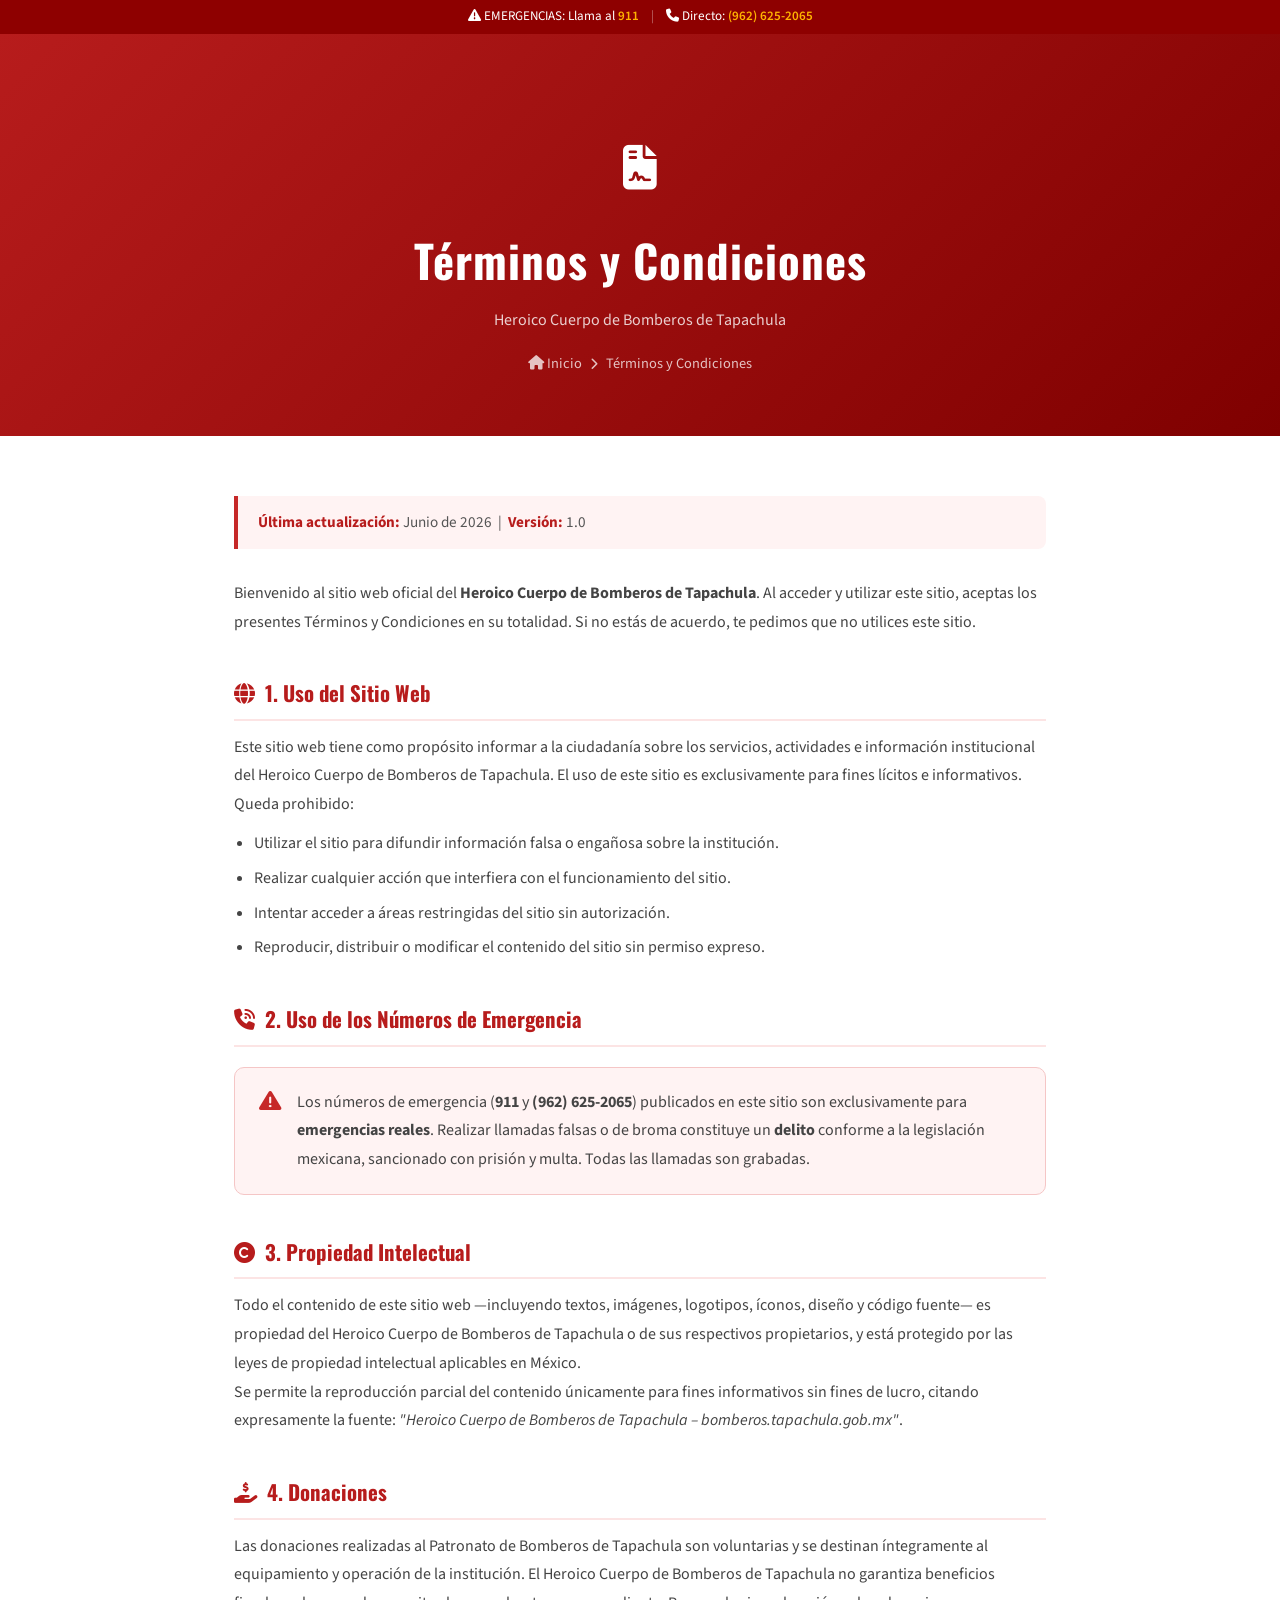
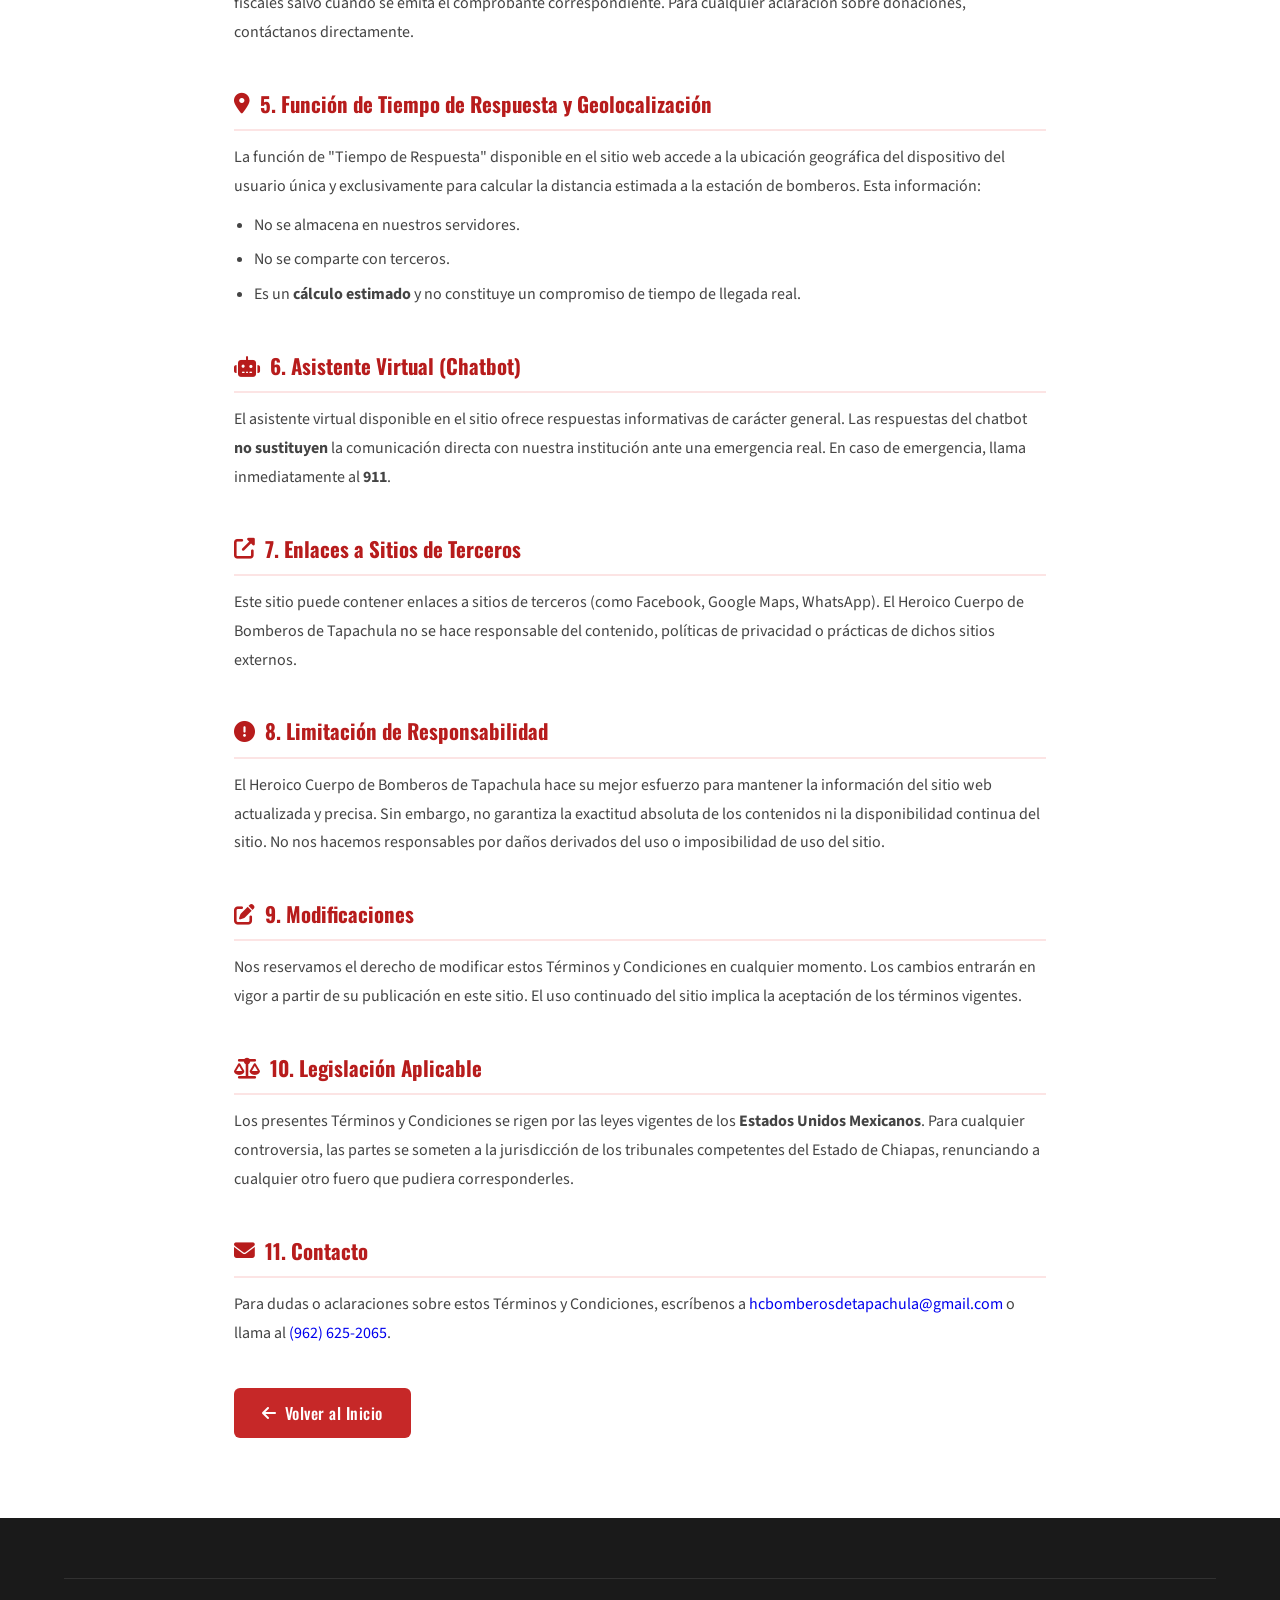
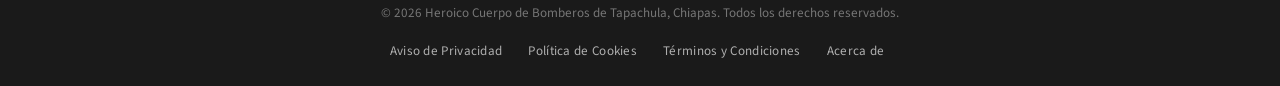
<file: terminos-condiciones.html>
<!DOCTYPE html>
<html lang="es">
<head>
    <meta charset="UTF-8">
    <meta name="viewport" content="width=device-width, initial-scale=1.0">
    <title>Términos y Condiciones | Heroico Cuerpo de Bomberos de Tapachula</title>
    <meta name="description" content="Términos y Condiciones de uso del sitio web del Heroico Cuerpo de Bomberos de Tapachula.">
    <meta name="robots" content="noindex, follow">
    <link rel="icon" type="image/png" href="img/logoB.webp">
    <link rel="stylesheet" href="https://cdnjs.cloudflare.com/ajax/libs/font-awesome/6.4.0/css/all.min.css">
    <link href="https://fonts.googleapis.com/css2?family=Oswald:wght@400;500;600;700&family=Source+Sans+3:wght@300;400;600&display=swap" rel="stylesheet">
    <link rel="stylesheet" href="styles.css">
    <style>
        .legal-hero {
            background: linear-gradient(135deg, #B71C1C 0%, #7f0000 100%);
            padding: 100px 0 60px;
            text-align: center;
            color: #fff;
        }
        .legal-hero h1 {
            font-family: 'Oswald', sans-serif;
            font-size: clamp(1.8rem, 4vw, 2.8rem);
            font-weight: 700;
            margin-bottom: 10px;
            letter-spacing: 1px;
        }
        .legal-hero p { font-size: 1rem; opacity: .8; }
        .legal-breadcrumb {
            display: flex;
            align-items: center;
            gap: 8px;
            justify-content: center;
            margin-top: 18px;
            font-size: .9rem;
            opacity: .75;
        }
        .legal-breadcrumb a { color: #fff; text-decoration: none; }
        .legal-breadcrumb a:hover { text-decoration: underline; }
        .legal-body {
            max-width: 860px;
            margin: 0 auto;
            padding: 60px 24px 80px;
        }
        .legal-body h2 {
            font-family: 'Oswald', sans-serif;
            font-size: 1.3rem;
            color: #B71C1C;
            margin: 40px 0 12px;
            padding-bottom: 8px;
            border-bottom: 2px solid #fce4e4;
            display: flex;
            align-items: center;
            gap: 10px;
        }
        .legal-body p, .legal-body li {
            font-family: 'Source Sans 3', sans-serif;
            font-size: 1rem;
            line-height: 1.8;
            color: #444;
        }
        .legal-body ul { padding-left: 20px; margin: 10px 0; }
        .legal-body ul li { margin-bottom: 6px; }
        .legal-update {
            background: #fff3f3;
            border-left: 4px solid #C62828;
            padding: 14px 20px;
            border-radius: 0 8px 8px 0;
            margin-bottom: 30px;
            font-family: 'Source Sans 3', sans-serif;
            font-size: .95rem;
            color: #555;
        }
        .legal-update strong { color: #B71C1C; }
        .highlight-box {
            background: #fff3f3;
            border: 1px solid #f5c6c6;
            border-radius: 10px;
            padding: 20px 24px;
            margin: 20px 0;
            display: flex;
            gap: 16px;
            align-items: flex-start;
        }
        .highlight-box i {
            color: #C62828;
            font-size: 1.4rem;
            margin-top: 2px;
            flex-shrink: 0;
        }
        .highlight-box p { margin: 0; }
        .back-btn {
            display: inline-flex;
            align-items: center;
            gap: 8px;
            margin-top: 40px;
            padding: 12px 28px;
            background: #C62828;
            color: #fff;
            border-radius: 6px;
            font-family: 'Oswald', sans-serif;
            font-size: 1rem;
            font-weight: 500;
            text-decoration: none;
            letter-spacing: .5px;
            transition: background .2s;
        }
        .back-btn:hover { background: #7f0000; }
    </style>
</head>
<body>

    <div class="emergency-bar">
        <div class="container emergency-bar-inner">
            <span><i class="fas fa-exclamation-triangle"></i> EMERGENCIAS: Llama al <a href="tel:911">911</a></span>
            <span class="sep">|</span>
            <span><i class="fas fa-phone"></i> Directo: <a href="tel:9626252065">(962) 625-2065</a></span>
        </div>
    </div>

    <div class="legal-hero">
        <div class="container">
            <div style="font-size:2.8rem; margin-bottom:16px;"><i class="fas fa-file-contract"></i></div>
            <h1>Términos y Condiciones</h1>
            <p>Heroico Cuerpo de Bomberos de Tapachula</p>
            <div class="legal-breadcrumb">
                <a href="index.html"><i class="fas fa-home"></i> Inicio</a>
                <i class="fas fa-chevron-right" style="font-size:.75rem;"></i>
                <span>Términos y Condiciones</span>
            </div>
        </div>
    </div>

    <div class="legal-body">

        <div class="legal-update">
            <strong>Última actualización:</strong> Junio de 2026 &nbsp;|&nbsp; <strong>Versión:</strong> 1.0
        </div>

        <p>Bienvenido al sitio web oficial del <strong>Heroico Cuerpo de Bomberos de Tapachula</strong>. Al acceder y utilizar este sitio, aceptas los presentes Términos y Condiciones en su totalidad. Si no estás de acuerdo, te pedimos que no utilices este sitio.</p>

        <h2><i class="fas fa-globe"></i> 1. Uso del Sitio Web</h2>
        <p>Este sitio web tiene como propósito informar a la ciudadanía sobre los servicios, actividades e información institucional del Heroico Cuerpo de Bomberos de Tapachula. El uso de este sitio es exclusivamente para fines lícitos e informativos.</p>
        <p>Queda prohibido:</p>
        <ul>
            <li>Utilizar el sitio para difundir información falsa o engañosa sobre la institución.</li>
            <li>Realizar cualquier acción que interfiera con el funcionamiento del sitio.</li>
            <li>Intentar acceder a áreas restringidas del sitio sin autorización.</li>
            <li>Reproducir, distribuir o modificar el contenido del sitio sin permiso expreso.</li>
        </ul>

        <h2><i class="fas fa-phone-volume"></i> 2. Uso de los Números de Emergencia</h2>
        <div class="highlight-box">
            <i class="fas fa-exclamation-triangle"></i>
            <p>Los números de emergencia (<strong>911</strong> y <strong>(962) 625-2065</strong>) publicados en este sitio son exclusivamente para <strong>emergencias reales</strong>. Realizar llamadas falsas o de broma constituye un <strong>delito</strong> conforme a la legislación mexicana, sancionado con prisión y multa. Todas las llamadas son grabadas.</p>
        </div>

        <h2><i class="fas fa-copyright"></i> 3. Propiedad Intelectual</h2>
        <p>Todo el contenido de este sitio web —incluyendo textos, imágenes, logotipos, íconos, diseño y código fuente— es propiedad del Heroico Cuerpo de Bomberos de Tapachula o de sus respectivos propietarios, y está protegido por las leyes de propiedad intelectual aplicables en México.</p>
        <p>Se permite la reproducción parcial del contenido únicamente para fines informativos sin fines de lucro, citando expresamente la fuente: <em>"Heroico Cuerpo de Bomberos de Tapachula – bomberos.tapachula.gob.mx"</em>.</p>

        <h2><i class="fas fa-hand-holding-usd"></i> 4. Donaciones</h2>
        <p>Las donaciones realizadas al Patronato de Bomberos de Tapachula son voluntarias y se destinan íntegramente al equipamiento y operación de la institución. El Heroico Cuerpo de Bomberos de Tapachula no garantiza beneficios fiscales salvo cuando se emita el comprobante correspondiente. Para cualquier aclaración sobre donaciones, contáctanos directamente.</p>

        <h2><i class="fas fa-map-marker-alt"></i> 5. Función de Tiempo de Respuesta y Geolocalización</h2>
        <p>La función de "Tiempo de Respuesta" disponible en el sitio web accede a la ubicación geográfica del dispositivo del usuario única y exclusivamente para calcular la distancia estimada a la estación de bomberos. Esta información:</p>
        <ul>
            <li>No se almacena en nuestros servidores.</li>
            <li>No se comparte con terceros.</li>
            <li>Es un <strong>cálculo estimado</strong> y no constituye un compromiso de tiempo de llegada real.</li>
        </ul>

        <h2><i class="fas fa-robot"></i> 6. Asistente Virtual (Chatbot)</h2>
        <p>El asistente virtual disponible en el sitio ofrece respuestas informativas de carácter general. Las respuestas del chatbot <strong>no sustituyen</strong> la comunicación directa con nuestra institución ante una emergencia real. En caso de emergencia, llama inmediatamente al <strong>911</strong>.</p>

        <h2><i class="fas fa-external-link-alt"></i> 7. Enlaces a Sitios de Terceros</h2>
        <p>Este sitio puede contener enlaces a sitios de terceros (como Facebook, Google Maps, WhatsApp). El Heroico Cuerpo de Bomberos de Tapachula no se hace responsable del contenido, políticas de privacidad o prácticas de dichos sitios externos.</p>

        <h2><i class="fas fa-exclamation-circle"></i> 8. Limitación de Responsabilidad</h2>
        <p>El Heroico Cuerpo de Bomberos de Tapachula hace su mejor esfuerzo para mantener la información del sitio web actualizada y precisa. Sin embargo, no garantiza la exactitud absoluta de los contenidos ni la disponibilidad continua del sitio. No nos hacemos responsables por daños derivados del uso o imposibilidad de uso del sitio.</p>

        <h2><i class="fas fa-edit"></i> 9. Modificaciones</h2>
        <p>Nos reservamos el derecho de modificar estos Términos y Condiciones en cualquier momento. Los cambios entrarán en vigor a partir de su publicación en este sitio. El uso continuado del sitio implica la aceptación de los términos vigentes.</p>

        <h2><i class="fas fa-balance-scale"></i> 10. Legislación Aplicable</h2>
        <p>Los presentes Términos y Condiciones se rigen por las leyes vigentes de los <strong>Estados Unidos Mexicanos</strong>. Para cualquier controversia, las partes se someten a la jurisdicción de los tribunales competentes del Estado de Chiapas, renunciando a cualquier otro fuero que pudiera corresponderles.</p>

        <h2><i class="fas fa-envelope"></i> 11. Contacto</h2>
        <p>Para dudas o aclaraciones sobre estos Términos y Condiciones, escríbenos a <a href="mailto:hcbomberosdetapachula@gmail.com">hcbomberosdetapachula@gmail.com</a> o llama al <a href="tel:9626252065">(962) 625-2065</a>.</p>

        <a href="index.html" class="back-btn"><i class="fas fa-arrow-left"></i> Volver al Inicio</a>
    </div>

    <footer>
        <div class="container">
            <div class="footer-bottom" style="border-top: 1px solid rgba(255,255,255,.1); padding-top:24px;">
                <p>© <script>document.write(new Date().getFullYear())</script> Heroico Cuerpo de Bomberos de Tapachula, Chiapas. Todos los derechos reservados.</p>
                <div class="footer-legal-links">
                    <a href="aviso-privacidad.html">Aviso de Privacidad</a>
                    <a href="politica-cookies.html">Política de Cookies</a>
                    <a href="terminos-condiciones.html">Términos y Condiciones</a>
                    <a href="acerca-de.html">Acerca de</a>
                </div>
            </div>
        </div>
    </footer>

    <script src="script.js"></script>
</body>
</html>
</file>
<file: styles.css>
/* =============================================
   HEROICO CUERPO DE BOMBEROS TAPACHULA
   Estilos principales
   ============================================= */

@import url('https://fonts.googleapis.com/css2?family=Oswald:wght@400;500;600;700&family=Source+Sans+3:wght@300;400;600&display=swap');

* {
    margin: 0;
    padding: 0;
    box-sizing: border-box;
}

:root {
    --red: #C62828;
    --red-dark: #8E0000;
    --red-light: #EF5350;
    --yellow: #FFB300;
    --yellow-dark: #F57F17;
    --black: #1a1a1a;
    --gray-dark: #2d2d2d;
    --gray: #555;
    --gray-light: #f4f4f4;
    --white: #ffffff;
    --font-heading: 'Oswald', sans-serif;
    --font-body: 'Source Sans 3', sans-serif;
}

html {
    scroll-behavior: smooth;
    overflow-x: hidden;
}

body {
    font-family: var(--font-body);
    color: var(--black);
    line-height: 1.65;
    background: var(--white);
    overflow-x: hidden;
}

img { max-width: 100%; display: block; }

a { text-decoration: none; }

.container {
    width: 90%;
    max-width: 1200px;
    margin: 0 auto;
}

/* ============ EMERGENCY BAR ============ */
.emergency-bar {
    background: var(--red-dark);
    color: #fff;
    font-size: 0.82rem;
    font-family: var(--font-body);
    padding: 6px 0;
}
.emergency-bar-inner {
    display: flex;
    align-items: center;
    gap: 12px;
    flex-wrap: wrap;
    justify-content: center;
}
.emergency-bar a { color: var(--yellow); font-weight: 600; }
.emergency-bar .sep { opacity: 0.4; }

/* ============ HEADER ============ */
header {
    background: var(--red);
    color: #fff;
    padding: 0.75rem 0;
    position: fixed;
    top: 0;
    left: 0;
    right: 0;
    z-index: 999;
    box-shadow: 0 3px 12px rgba(0,0,0,0.35);
    transition: background 0.3s, transform 0.35s ease;
    overflow: visible;
}
header.header-hidden {
    transform: translateY(-100%);
}
header.scrolled {
    background: rgba(140, 0, 0, 0.97);
    backdrop-filter: blur(8px);
}

/* ============ HEADER CONTAINER — 3 ZONAS ============ */
.header-container {
    display: flex;
    align-items: center;
    justify-content: space-between;
    position: relative;
    width: 100%;
    max-width: 100%;
    margin: 0;
    padding: 0 20px;
}

/* Logo — pegado a la izquierda con pequeño margen */
.logo-section {
    display: flex;
    align-items: center;
    gap: 14px;
    flex-shrink: 0;
    z-index: 2;
}

/* Nav central — centrado absolutamente para independencia total */
@media (min-width: 769px) {
    #mainNav {
        position: absolute;
        left: 50%;
        transform: translateX(-50%);
        display: flex;
        align-items: center;
        z-index: 1;
    }
    #mainNav > ul {
        display: flex;
        align-items: center;
        gap: 4px;
        list-style: none;
        margin: 0;
        padding: 0;
    }
    /* Botón Contacto — fuera del nav, alineado a la derecha */
    #mainNav > ul > li.nav-cta-item {
        display: none;
    }
}

/* Botón Contacto independiente a la derecha */
.header-cta {
    flex-shrink: 0;
    z-index: 2;
}
.header-cta a {
    font-family: var(--font-heading);
    font-size: 0.95rem;
    font-weight: 700;
    letter-spacing: 0.5px;
    background: var(--yellow);
    color: var(--red-dark);
    padding: 8px 18px;
    border-radius: 4px;
    text-decoration: none;
    text-transform: uppercase;
    transition: background 0.2s, transform 0.2s;
    display: inline-block;
}
.header-cta a:hover {
    background: #fff;
    transform: translateY(-1px);
}

.logo-circle {
    width: 72px;
    height: 72px;
    background: #fff;
    border-radius: 50%;
    border: 3px solid var(--yellow);
    overflow: hidden;
    flex-shrink: 0;
    display: flex;
    align-items: center;
    justify-content: center;
}
.logo-circle img { width: 100%; height: 100%; object-fit: contain; }

.logo-text {
    display: flex;
    flex-direction: column;
}
.logo-top {
    font-family: var(--font-heading);
    font-size: 0.85rem;
    font-weight: 400;
    letter-spacing: 1.5px;
    color: rgba(255,255,255,0.85);
    text-transform: uppercase;
}
.logo-bottom {
    font-family: var(--font-heading);
    font-size: 1.7rem;
    font-weight: 700;
    letter-spacing: 2px;
    color: var(--yellow);
    line-height: 1;
    text-transform: uppercase;
}

nav ul {
    display: flex;
    list-style: none;
    gap: 4px;
    align-items: center;
}
nav a {
    font-family: var(--font-heading);
    font-size: 0.95rem;
    font-weight: 500;
    letter-spacing: 0.5px;
    color: #fff;
    padding: 8px 14px;
    border-radius: 4px;
    transition: background 0.2s, color 0.2s;
    text-transform: uppercase;
}
nav a:hover { background: rgba(255,255,255,0.12); color: var(--yellow); }
nav a.nav-cta {
    background: var(--yellow);
    color: var(--red-dark);
    font-weight: 700;
}
nav a.nav-cta:hover { background: #fff; }

.menu-toggle {
    display: none;
    flex-direction: column;
    gap: 5px;
    cursor: pointer;
    background: none;
    border: none;
    padding: 6px;
}
.menu-toggle span {
    display: block;
    width: 26px;
    height: 2px;
    background: #fff;
    border-radius: 2px;
    transition: all 0.3s;
}

/* ============ HERO ============ */
.hero {
    position: relative;
    min-height: 100vh;
    display: flex;
    flex-direction: column;
    justify-content: center;
    overflow: hidden;
}

.hero-slides {
    position: absolute;
    inset: 0;
    z-index: 0;
}
.hero-slide {
    position: absolute;
    inset: 0;
    background-size: cover;
    background-position: center;
    opacity: 0;
    transition: opacity 1.2s ease;
}
.hero-slide.active { opacity: 1; }

.hero-overlay {
    position: absolute;
    inset: 0;
    background: linear-gradient(135deg, rgba(140,0,0,0.8) 0%, rgba(0,0,0,0.75) 60%, rgba(0,0,0,0.5) 100%);
    z-index: 1;
}

.hero-content {
    position: relative;
    z-index: 2;
    padding: 120px 0 80px;
    max-width: 750px;
}

.hero-badge {
    display: inline-block;
    background: var(--yellow);
    color: var(--red-dark);
    font-family: var(--font-heading);
    font-size: 0.78rem;
    font-weight: 600;
    letter-spacing: 3px;
    padding: 6px 18px;
    border-radius: 2px;
    margin-bottom: 24px;
    text-transform: uppercase;
}

.hero-title {
    font-family: var(--font-heading);
    font-size: clamp(2.5rem, 6vw, 4.2rem);
    font-weight: 700;
    line-height: 1.1;
    color: #fff;
    text-transform: uppercase;
    letter-spacing: 1px;
    margin-bottom: 20px;
    text-shadow: 2px 3px 10px rgba(0,0,0,0.5);
}
.hero-title span { color: var(--yellow); }

.hero-sub {
    font-size: 1.15rem;
    color: rgba(255,255,255,0.85);
    margin-bottom: 36px;
    line-height: 1.7;
}

.hero-actions { display: flex; gap: 16px; flex-wrap: wrap; }

.btn-emergency {
    display: inline-flex;
    align-items: center;
    gap: 10px;
    background: var(--yellow);
    color: var(--red-dark);
    font-family: var(--font-heading);
    font-size: 1.15rem;
    font-weight: 700;
    padding: 16px 36px;
    border-radius: 4px;
    letter-spacing: 1px;
    text-transform: uppercase;
    transition: transform 0.2s, box-shadow 0.2s;
    box-shadow: 0 6px 20px rgba(0,0,0,0.35);
}
.btn-emergency:hover { transform: translateY(-3px); box-shadow: 0 10px 28px rgba(0,0,0,0.4); }

.btn-secondary {
    display: inline-flex;
    align-items: center;
    gap: 10px;
    background: transparent;
    color: #fff;
    font-family: var(--font-heading);
    font-size: 1rem;
    font-weight: 500;
    padding: 16px 30px;
    border-radius: 4px;
    border: 2px solid rgba(255,255,255,0.5);
    letter-spacing: 1px;
    text-transform: uppercase;
    transition: border-color 0.2s, background 0.2s;
}
.btn-secondary:hover { border-color: #fff; background: rgba(255,255,255,0.1); }

.hero-slider-dots {
    position: absolute;
    bottom: 80px;
    left: 50%;
    transform: translateX(-50%);
    z-index: 3;
    display: flex;
    gap: 10px;
}
.dot {
    width: 10px; height: 10px;
    border-radius: 50%;
    border: 2px solid rgba(255,255,255,0.6);
    background: transparent;
    cursor: pointer;
    transition: background 0.3s, border-color 0.3s;
    padding: 0;
}
.dot.active { background: var(--yellow); border-color: var(--yellow); }

.hero-number-banner {
    position: absolute;
    bottom: 0;
    left: 0; right: 0;
    background: rgba(0,0,0,0.6);
    backdrop-filter: blur(6px);
    z-index: 3;
    padding: 14px 0;
    border-top: 3px solid var(--red);
}
.hero-number-banner .container {
    display: flex;
    align-items: center;
    gap: 16px;
    flex-wrap: wrap;
    justify-content: center;
    color: #fff;
    font-family: var(--font-heading);
    font-size: 1.1rem;
    letter-spacing: 1px;
}
.hero-number-banner strong { color: var(--yellow); font-size: 1.3rem; }
.hero-number-banner .sep-v { opacity: 0.3; }

/* ============ SECTION TITLES ============ */
.section-title {
    font-family: var(--font-heading);
    font-size: clamp(1.8rem, 4vw, 2.6rem);
    font-weight: 700;
    text-transform: uppercase;
    letter-spacing: 1px;
    color: var(--red-dark);
    position: relative;
    margin-bottom: 12px;
}
.section-title::after {
    content: '';
    display: block;
    width: 60px;
    height: 4px;
    background: var(--yellow);
    margin-top: 10px;
    border-radius: 2px;
}
.section-title.centered { text-align: center; }
.section-title.centered::after { margin: 10px auto 0; }
.section-title.light { color: #fff; }
.section-title.light::after { background: var(--yellow); }

.section-sub {
    text-align: center;
    color: var(--gray);
    font-size: 1.05rem;
    margin-bottom: 50px;
    margin-top: 8px;
}
.section-sub.light { color: rgba(255,255,255,0.75); }

/* ============ NOSOTROS ============ */
.nosotros-section { padding: 90px 0; background: var(--white); }
.nosotros-grid {
    display: grid;
    grid-template-columns: 1fr 1fr;
    gap: 60px;
    align-items: center;
}
.nosotros-img { position: relative; border-radius: 8px; overflow: hidden; }
.nosotros-img img { width: 100%; height: 420px; object-fit: cover; border-radius: 8px; }
.nosotros-badge {
    position: absolute;
    bottom: 20px;
    left: 20px;
    background: var(--red);
    color: #fff;
    font-family: var(--font-heading);
    font-size: 0.95rem;
    font-weight: 600;
    padding: 10px 18px;
    border-radius: 4px;
    display: flex;
    align-items: center;
    gap: 8px;
    letter-spacing: 0.5px;
}
.nosotros-text .section-title { margin-bottom: 20px; }
.nosotros-text p { margin-bottom: 16px; color: var(--gray); font-size: 1.02rem; }
.nosotros-stats {
    display: flex;
    gap: 30px;
    margin-top: 30px;
    padding-top: 24px;
    border-top: 1px solid #eee;
}
.stat { text-align: center; }
.stat strong {
    display: block;
    font-family: var(--font-heading);
    font-size: 2rem;
    font-weight: 700;
    color: var(--red);
}
.stat span { font-size: 0.85rem; color: var(--gray); text-transform: uppercase; letter-spacing: 1px; }

/* ============ SERVICIOS ============ */
.servicios-section { padding: 90px 0; background: var(--gray-light); }
.servicios-grid {
    display: grid;
    grid-template-columns: repeat(3, 1fr);
    gap: 20px;
    margin-bottom: 50px;
}
.servicio-card {
    position: relative;
    border-radius: 8px;
    overflow: hidden;
    aspect-ratio: 4/3;
    cursor: pointer;
}
.servicio-img-wrap { position: absolute; inset: 0; }
.servicio-img-wrap img { width: 100%; height: 100%; object-fit: cover; transition: transform 0.5s ease; }
.servicio-overlay {
    position: absolute;
    inset: 0;
    background: linear-gradient(to top, rgba(140,0,0,0.92) 0%, rgba(0,0,0,0.3) 100%);
    transition: opacity 0.3s;
}
.servicio-card:hover .servicio-img-wrap img { transform: scale(1.08); }
.servicio-info {
    position: absolute;
    bottom: 0;
    left: 0; right: 0;
    padding: 20px;
    z-index: 2;
    color: #fff;
    display: flex;
    flex-direction: column;
    gap: 8px;
}
.servicio-info i { font-size: 1.8rem; color: var(--yellow); }
.servicio-info h3 {
    font-family: var(--font-heading);
    font-size: 1.1rem;
    font-weight: 600;
    text-transform: uppercase;
    letter-spacing: 0.5px;
}

.otros-servicios {
    background: #fff;
    border-radius: 8px;
    padding: 36px;
    box-shadow: 0 4px 20px rgba(0,0,0,0.07);
}
.otros-servicios h3 {
    font-family: var(--font-heading);
    font-size: 1.4rem;
    font-weight: 600;
    color: var(--red-dark);
    text-transform: uppercase;
    margin-bottom: 12px;
}
.otros-servicios p { color: var(--gray); margin-bottom: 20px; }
.otros-list { list-style: none; display: grid; grid-template-columns: repeat(2, 1fr); gap: 10px; margin-bottom: 24px; }
.otros-list li { display: flex; align-items: flex-start; gap: 10px; color: var(--gray); font-size: 0.95rem; }
.otros-list li i { color: var(--red); margin-top: 3px; flex-shrink: 0; }

.btn-red {
    display: inline-flex;
    align-items: center;
    gap: 10px;
    background: var(--red);
    color: #fff;
    font-family: var(--font-heading);
    font-size: 0.95rem;
    font-weight: 600;
    padding: 13px 28px;
    border-radius: 4px;
    text-transform: uppercase;
    letter-spacing: 1px;
    transition: background 0.2s, transform 0.2s;
    border: none;
    cursor: pointer;
}
.btn-red:hover { background: var(--red-dark); transform: translateY(-2px); }

/* ============ GALERÍA ============ */
.galeria-section {
    padding: 90px 0;
    background: var(--gray-dark);
}
.galeria-grid {
    display: grid;
    grid-template-columns: repeat(3, 1fr);
    grid-template-rows: auto;
    gap: 12px;
    margin-top: 40px;
}
.galeria-item {
    position: relative;
    border-radius: 6px;
    overflow: hidden;
    aspect-ratio: 4/3;
    cursor: pointer;
}
.galeria-item.tall { grid-row: span 2; aspect-ratio: auto; }
.galeria-item.wide { grid-column: span 2; aspect-ratio: auto; }
.galeria-item img { width: 100%; height: 100%; object-fit: cover; transition: transform 0.5s; }
.galeria-hover {
    position: absolute;
    inset: 0;
    background: rgba(140,0,0,0.7);
    display: flex;
    align-items: center;
    justify-content: center;
    opacity: 0;
    transition: opacity 0.3s;
}
.galeria-hover i { color: #fff; font-size: 2rem; }
.galeria-item:hover img { transform: scale(1.07); }
.galeria-item:hover .galeria-hover { opacity: 1; }

/* ============ EMERGENCY BANNER ============ */
.emergency-banner {
    background: var(--red);
    padding: 30px 0;
}
.emergency-banner-inner {
    display: flex;
    align-items: center;
    justify-content: space-between;
    gap: 30px;
    flex-wrap: wrap;
}
.eb-left {
    display: flex;
    align-items: center;
    gap: 20px;
    color: #fff;
}
.eb-left i { font-size: 2.2rem; color: var(--yellow); flex-shrink: 0; }
.eb-left div { display: flex; flex-direction: column; }
.eb-left strong { font-family: var(--font-heading); font-size: 1.15rem; font-weight: 600; text-transform: uppercase; }
.eb-left span { font-size: 0.88rem; opacity: 0.8; }
.eb-numbers {
    display: flex;
    align-items: center;
    gap: 16px;
}
.eb-numbers a {
    font-family: var(--font-heading);
    font-size: 1.8rem;
    font-weight: 700;
    color: var(--yellow);
    letter-spacing: 1px;
    transition: color 0.2s;
}
.eb-numbers a:hover { color: #fff; }
.eb-numbers span { color: rgba(255,255,255,0.3); font-size: 1.5rem; }

/* ============ VOLUNTARIADO ============ */
.voluntariado-section { padding: 90px 0; background: var(--white); }
.voluntariado-grid {
    display: grid;
    grid-template-columns: 1fr 1fr;
    gap: 60px;
    align-items: center;
}
.voluntariado-text .section-title { margin-bottom: 20px; }
.voluntariado-text p { color: var(--gray); margin-bottom: 24px; }
.vol-requisitos { list-style: none; margin-bottom: 30px; display: flex; flex-direction: column; gap: 10px; }
.vol-requisitos li { display: flex; align-items: center; gap: 12px; color: var(--gray); }
.vol-requisitos li i { color: var(--red); font-size: 0.9rem; }
.voluntariado-img {
    border-radius: 8px;
    overflow: hidden;
    position: relative;
}
.voluntariado-img img { width: 100%; height: 450px; object-fit: cover; }
.voluntariado-img::before {
    content: '';
    position: absolute;
    top: -12px; left: -12px;
    width: 100%; height: 100%;
    border: 4px solid var(--yellow);
    border-radius: 8px;
    z-index: -1;
}

/* ============ ESTACIONES ============ */
.estaciones-section { padding: 90px 0; background: var(--gray-light); }
.estaciones-tabs {
    display: flex;
    gap: 8px;
    margin: 36px 0 0;
    border-bottom: 3px solid #ddd;
}
.etab {
    font-family: var(--font-heading);
    font-size: 1rem;
    font-weight: 600;
    text-transform: uppercase;
    letter-spacing: 0.5px;
    padding: 12px 28px;
    background: none;
    border: none;
    cursor: pointer;
    color: var(--gray);
    border-bottom: 3px solid transparent;
    margin-bottom: -3px;
    transition: color 0.2s, border-color 0.2s;
}
.etab.active { color: var(--red); border-color: var(--red); }
.estacion-panel { display: none; padding: 36px 0; }
.estacion-panel.active { display: block; }
.estacion-grid {
    display: grid;
    grid-template-columns: 1fr 1.4fr;
    gap: 40px;
    align-items: start;
    background: #fff;
    border-radius: 8px;
    overflow: hidden;
    box-shadow: 0 4px 20px rgba(0,0,0,0.07);
}
.estacion-info { padding: 36px; }
.estacion-badge {
    display: inline-flex;
    align-items: center;
    gap: 8px;
    background: var(--red);
    color: #fff;
    font-family: var(--font-heading);
    font-size: 0.82rem;
    font-weight: 600;
    padding: 6px 14px;
    border-radius: 3px;
    letter-spacing: 0.5px;
    text-transform: uppercase;
    margin-bottom: 16px;
}
.estacion-info h3 {
    font-family: var(--font-heading);
    font-size: 1.5rem;
    font-weight: 700;
    color: var(--black);
    margin-bottom: 20px;
}
.estacion-info ul { list-style: none; display: flex; flex-direction: column; gap: 12px; }
.estacion-info li { display: flex; align-items: flex-start; gap: 12px; color: var(--gray); font-size: 0.95rem; }
.estacion-info li i { color: var(--red); margin-top: 3px; width: 16px; flex-shrink: 0; }
.estacion-info a { color: var(--red); font-weight: 600; }
.estacion-map iframe { display: block; }

/* ============ DONACIONES ============ */
.donaciones-section {
    padding: 90px 0;
    background: var(--red-dark);
}
.donaciones-grid {
    display: grid;
    grid-template-columns: 1.1fr 1fr;
    gap: 60px;
    align-items: start;
}
.donaciones-text .section-title { margin-bottom: 20px; }
.donaciones-text p { color: rgba(255,255,255,0.8); margin-bottom: 20px; }
.donaciones-text h4 {
    font-family: var(--font-heading);
    font-size: 1rem;
    font-weight: 600;
    color: var(--yellow);
    text-transform: uppercase;
    letter-spacing: 1px;
    margin-bottom: 14px;
}
.dona-list { list-style: none; display: flex; flex-direction: column; gap: 10px; }
.dona-list li { display: flex; align-items: center; gap: 12px; color: rgba(255,255,255,0.8); font-size: 0.95rem; }
.dona-list li i { color: var(--yellow); width: 18px; flex-shrink: 0; }

.donaciones-metodos {
    background: rgba(255,255,255,0.08);
    border: 1px solid rgba(255,255,255,0.15);
    border-radius: 8px;
    padding: 36px;
}
.donaciones-metodos h3 {
    font-family: var(--font-heading);
    font-size: 1.3rem;
    font-weight: 600;
    color: #fff;
    text-transform: uppercase;
    margin-bottom: 24px;
    letter-spacing: 0.5px;
}
.dona-opciones { display: flex; flex-direction: column; gap: 14px; }
.dona-btn {
    display: flex;
    align-items: center;
    gap: 16px;
    background: rgba(255,255,255,0.1);
    border: 1px solid rgba(255,255,255,0.2);
    color: #fff;
    font-family: var(--font-heading);
    font-size: 1rem;
    font-weight: 500;
    text-transform: uppercase;
    letter-spacing: 0.5px;
    padding: 16px 24px;
    border-radius: 6px;
    cursor: pointer;
    transition: background 0.2s, border-color 0.2s, transform 0.2s;
    width: 100%;
}
.dona-btn i { font-size: 1.3rem; color: var(--yellow); width: 24px; flex-shrink: 0; }
.dona-btn:hover { background: rgba(255,255,255,0.18); border-color: var(--yellow); transform: translateX(4px); }

/* ============ ESTRUCTURA ============ */
.estructura-section {
    padding: 90px 0;
    background: linear-gradient(135deg, #1a0a0a 0%, #2d0f0f 40%, #1f1010 100%);
    position: relative;
    overflow: hidden;
}
.estructura-section::before {
    content: '';
    position: absolute;
    inset: 0;
    background-image: radial-gradient(circle at 20% 50%, rgba(198,40,40,0.18) 0%, transparent 55%),
                      radial-gradient(circle at 80% 20%, rgba(255,179,0,0.07) 0%, transparent 45%);
    pointer-events: none;
}
.estructura-section .section-title { color: #fff; }
.estructura-section .section-title::after { background: var(--yellow); }

.estructura-grid {
    display: grid;
    grid-template-columns: repeat(4, 1fr);
    gap: 24px;
    margin-top: 50px;
    position: relative;
    z-index: 1;
}
.estructura-card {
    text-align: center;
    padding: 36px 20px;
    border-radius: 10px;
    border: 1px solid rgba(255,255,255,0.08);
    background: rgba(255,255,255,0.05);
    backdrop-filter: blur(6px);
    transition: box-shadow 0.3s, transform 0.3s, background 0.3s, border-color 0.3s;
}
.estructura-card:hover {
    transform: translateY(-8px);
    background: rgba(198,40,40,0.18);
    border-color: rgba(198,40,40,0.4);
    box-shadow: 0 12px 40px rgba(0,0,0,0.4);
}
.ec-icon {
    width: 70px;
    height: 70px;
    background: rgba(198,40,40,0.2);
    border: 2px solid rgba(198,40,40,0.4);
    border-radius: 50%;
    display: flex;
    align-items: center;
    justify-content: center;
    margin: 0 auto 20px;
    font-size: 1.8rem;
    color: var(--yellow);
    transition: background 0.3s, border-color 0.3s, transform 0.3s;
}
.estructura-card:hover .ec-icon {
    background: var(--red);
    border-color: var(--red);
    color: #fff;
    transform: scale(1.1);
}
.estructura-card h3 {
    font-family: var(--font-heading);
    font-size: 1.1rem;
    font-weight: 600;
    text-transform: uppercase;
    color: #fff;
    margin-bottom: 10px;
    letter-spacing: 0.5px;
}
.estructura-card p { color: rgba(255,255,255,0.6); font-size: 0.9rem; line-height: 1.55; }

/* ============ CONTACTO ============ */
.contacto-section { padding: 90px 0; background: var(--gray-light); }
.contacto-grid {
    display: grid;
    grid-template-columns: 1fr 1.3fr;
    gap: 40px;
    margin-top: 50px;
    align-items: start;
}
.contacto-info { display: flex; flex-direction: column; gap: 16px; }
.contacto-item {
    display: flex;
    align-items: flex-start;
    gap: 16px;
    background: #fff;
    padding: 20px;
    border-radius: 8px;
    border-left: 4px solid var(--red);
    box-shadow: 0 2px 10px rgba(0,0,0,0.06);
    transition: transform 0.2s;
}
.contacto-item:hover { transform: translateX(5px); }
.ci-icon {
    font-size: 1.4rem;
    color: var(--red);
    width: 40px;
    flex-shrink: 0;
    margin-top: 2px;
    text-align: center;
}
.contacto-item h4 {
    font-family: var(--font-heading);
    font-size: 0.95rem;
    font-weight: 600;
    text-transform: uppercase;
    color: var(--red-dark);
    margin-bottom: 4px;
}
.contacto-item p { color: var(--gray); font-size: 0.92rem; line-height: 1.5; }
.contacto-item a { color: var(--red); font-weight: 600; }

.contacto-map {
    border-radius: 8px;
    overflow: hidden;
    box-shadow: 0 6px 24px rgba(0,0,0,0.12);
    height: 420px;
    position: relative;
}
.contacto-map iframe { width: 100%; height: 100%; border: 0; }
.directions-btn {
    position: absolute;
    bottom: 16px;
    left: 50%;
    transform: translateX(-50%);
    background: var(--red);
    color: #fff;
    font-family: var(--font-heading);
    font-size: 0.9rem;
    font-weight: 600;
    padding: 11px 24px;
    border-radius: 50px;
    display: inline-flex;
    align-items: center;
    gap: 8px;
    text-transform: uppercase;
    letter-spacing: 0.5px;
    box-shadow: 0 4px 14px rgba(0,0,0,0.3);
    transition: background 0.2s, transform 0.2s;
    white-space: nowrap;
}
.directions-btn:hover { background: var(--red-dark); transform: translateX(-50%) translateY(-2px); }

/* ============ FOOTER ============ */
footer {
    background: var(--black);
    color: rgba(255,255,255,0.75);
    padding: 60px 0 24px;
}
.footer-grid {
    display: grid;
    grid-template-columns: 2fr 1fr 1fr;
    gap: 40px;
    padding-bottom: 40px;
    border-bottom: 1px solid rgba(255,255,255,0.1);
    margin-bottom: 28px;
}

.footer-logo-wrap {
    width: 64px;
    height: 64px;
    background: #fff;
    border-radius: 50%;
    overflow: hidden;
    margin-bottom: 12px;
    border: 2px solid var(--yellow);
    display: flex;
    align-items: center;
    justify-content: center;
}
.footer-logo-wrap img { width: 100%; height: 100%; object-fit: contain; }
.footer-brand h3 {
    font-family: var(--font-heading);
    font-size: 1.1rem;
    font-weight: 700;
    color: #fff;
    text-transform: uppercase;
    margin-bottom: 2px;
}
.footer-brand > div p { font-size: 0.82rem; color: var(--yellow); }
.footer-desc { font-size: 0.88rem; margin-top: 16px; line-height: 1.6; }

.footer-col h4 {
    font-family: var(--font-heading);
    font-size: 0.95rem;
    font-weight: 600;
    text-transform: uppercase;
    letter-spacing: 1px;
    color: var(--yellow);
    margin-bottom: 18px;
}
.footer-col ul { list-style: none; display: flex; flex-direction: column; gap: 10px; }
.footer-col li { display: flex; align-items: flex-start; gap: 10px; font-size: 0.88rem; }
.footer-col li i { color: var(--red-light); margin-top: 3px; flex-shrink: 0; }
.footer-col a { color: rgba(255,255,255,0.75); transition: color 0.2s; }
.footer-col a:hover { color: var(--yellow); }

.footer-social { display: flex; gap: 10px; margin-bottom: 20px; }
.footer-social a {
    width: 38px; height: 38px;
    background: rgba(255,255,255,0.08);
    border-radius: 50%;
    display: flex;
    align-items: center;
    justify-content: center;
    color: rgba(255,255,255,0.7);
    font-size: 0.9rem;
    transition: background 0.2s, color 0.2s;
}
.footer-social a:hover { background: var(--red); color: #fff; }

.footer-links {
    display: flex;
    flex-direction: column;
    gap: 8px;
}
.footer-links a {
    color: rgba(255,255,255,0.6);
    font-size: 0.88rem;
    transition: color 0.2s;
}
.footer-links a:hover { color: var(--yellow); }

.footer-bottom {
    text-align: center;
    font-size: 0.82rem;
    color: rgba(255,255,255,0.4);
    display: flex;
    flex-direction: column;
    gap: 4px;
}
.footer-bottom strong { color: var(--yellow); }

/* ============ MODALES ============ */
.modal {
    display: none;
    position: fixed;
    inset: 0;
    background: rgba(0,0,0,0.7);
    z-index: 9999;
    align-items: center;
    justify-content: center;
    padding: 20px;
}
.modal-box {
    background: #fff;
    border-radius: 10px;
    padding: 40px;
    max-width: 480px;
    width: 100%;
    position: relative;
}
.modal-box h3 {
    font-family: var(--font-heading);
    font-size: 1.3rem;
    font-weight: 700;
    color: var(--red-dark);
    text-transform: uppercase;
    margin-bottom: 20px;
    display: flex;
    align-items: center;
    gap: 10px;
}
.modal-box p { color: var(--gray); margin-bottom: 10px; font-size: 0.95rem; }
.modal-box small { color: #aaa; font-size: 0.82rem; }
.modal-close {
    position: absolute;
    top: 14px; right: 16px;
    background: none;
    border: none;
    font-size: 1.6rem;
    cursor: pointer;
    color: var(--gray);
    line-height: 1;
    transition: color 0.2s;
}
.modal-close:hover { color: var(--red); }

/* =============================================
   RESPONSIVE — COMPLETO Y REVISADO
   ============================================= */

/* ---- Tablets grandes y laptops pequeñas (≤1200px) ---- */
@media (max-width: 1200px) {
    .footer-grid { grid-template-columns: 1.5fr 1fr 1fr; gap: 28px; }
    .logo-bottom { font-size: 1.45rem; }
}

/* ---- Tablets (≤1024px) ---- */
@media (max-width: 1024px) {
    section { padding: 70px 0; }

    /* Header */
    .logo-bottom { font-size: 1.3rem; }
    nav a { font-size: 0.88rem; padding: 8px 10px; }

    /* Grids de 2 columnas → 1 columna */
    .nosotros-grid,
    .voluntariado-grid,
    .donaciones-grid { grid-template-columns: 1fr; gap: 40px; }

    /* Imágenes de secciones */
    .nosotros-img img { height: 300px; }
    .voluntariado-img img { height: 300px; }
    .voluntariado-img::before { display: none; }

    /* Servicios */
    .servicios-grid { grid-template-columns: repeat(2, 1fr); }

    /* Galería */
    .galeria-grid { grid-template-columns: repeat(3, 1fr); }

    /* Estaciones */
    .estacion-grid { grid-template-columns: 1fr; }
    .estacion-map iframe { height: 260px; }

    /* Estructura */
    .estructura-grid { grid-template-columns: repeat(2, 1fr); gap: 20px; }

    /* Noticias */
    .noticias-grid { grid-template-columns: 1fr; }
    .noticias-side { flex-direction: row; flex-wrap: wrap; gap: 16px; }
    .noticia-card.small { flex: 1 1 260px; }

    /* Footer */
    .footer-grid { grid-template-columns: 1fr 1fr; gap: 32px; }
    .footer-brand { grid-column: 1 / -1; }

    /* Contacto */
    .contacto-grid { grid-template-columns: 1fr; }
    .contacto-map { height: 340px; }
}

/* ---- Tablets pequeñas y móviles grandes (≤768px) ---- */
@media (max-width: 768px) {

    /* Barra de emergencias */
    .emergency-bar { display: none; }

    /* Header — menú hamburguesa */
    header { position: fixed; top: 0; }
    .menu-toggle { display: flex; }

    /* Overlay oscuro detrás del menú */
    .nav-overlay {
        display: none;
        position: fixed;
        inset: 0;
        background: rgba(0,0,0,0.55);
        z-index: 996;
        opacity: 0;
        transition: opacity 0.35s ease;
        backdrop-filter: blur(2px);
    }
    .nav-overlay.active {
        display: block;
        opacity: 1;
    }

    /* Menú drawer de izquierda a derecha */
/* Menú drawer de derecha a izquierda */
nav#mainNav {
    display: flex !important;
    flex-direction: column;
    position: fixed;
    top: 0;
    right: 0; /* cambiado */
    width: 80%;
    max-width: 300px;
    height: 100dvh;
    background: linear-gradient(180deg, #1a0505 0%, #2d0a0a 60%, #1a0505 100%);
    z-index: 997;
    padding: 0;
    box-shadow: -6px 0 30px rgba(0,0,0,0.5); /* invertido */
    transform: translateX(100%); /* cambiado */
    transition: transform 0.4s cubic-bezier(0.22, 1, 0.36, 1);
    overflow-y: auto;
}
    nav#mainNav.active {
        transform: translateX(0);
    }

    /* Cabecera del drawer */
    nav#mainNav::before {
        content: '';
        display: block;
        width: 100%;
        height: 5px;
        background: linear-gradient(90deg, var(--red), var(--yellow), var(--red));
        flex-shrink: 0;
    }

    /* Links del menú */
    nav ul {
        flex-direction: column;
        gap: 0;
        padding: 16px 0;
        flex: 1;
    }
    nav a {
        display: flex;
        align-items: center;
        justify-content: center;
        padding: 15px 24px;
        border-radius: 0;
        font-size: 1rem;
        letter-spacing: 1px;
        border-bottom: 1px solid rgba(255,255,255,0.06);
        color: rgba(255,255,255,0.85);
        position: relative;
        transition: background 0.2s, color 0.2s;
        text-align: center;
    }
    nav a::before {
        content: '';
        position: absolute;
        left: 0;
        top: 0; bottom: 0;
        width: 0;
        background: var(--red);
        transition: width 0.25s ease;
        border-radius: 0 3px 3px 0;
    }
    nav a:hover, nav a.active {
        background: rgba(255,255,255,0.05);
        color: #fff;
    }
    nav a:hover::before, nav a.active::before { width: 3px; }
    nav a::after { display: none; }

    nav a.nav-cta {
        margin: 10px 20px 0;
        border-radius: 6px;
        text-align: center;
        border-bottom: none;
        justify-content: center;
        padding-left: 24px;
    }
    nav a.nav-cta:hover { padding-left: 24px; }
    nav a.nav-cta::before { display: none; }

    /* Redes sociales al fondo del drawer */
    .nav-social {
        padding: 20px 24px;
        border-top: 1px solid rgba(255,255,255,0.08);
        flex-shrink: 0;
    }
    .nav-social p {
        font-size: 0.7rem;
        color: rgba(255,255,255,0.35);
        text-transform: uppercase;
        letter-spacing: 2px;
        margin-bottom: 12px;
        font-family: var(--font-heading);
    }
    .nav-social-icons {
        display: flex;
        gap: 10px;
    }
    .nav-social-icon {
        width: 40px;
        height: 40px;
        border-radius: 10px;
        display: flex;
        align-items: center;
        justify-content: center;
        font-size: 1rem;
        text-decoration: none;
        color: #fff;
        transition: transform 0.2s, opacity 0.2s;
    }
    .nav-social-icon:hover { transform: translateY(-2px); opacity: 0.85; }
    .nav-social-icon.fb  { background: #1877F2; }
    .nav-social-icon.wa  { background: #25D366; }
    .nav-social-icon.ig  { background: linear-gradient(135deg,#f09433,#e6683c,#dc2743,#cc2366,#bc1888); }

    /* Sidebar flotante — oculta en móvil */
    .floating-sidebar { display: none !important; }

    /* Logo más pequeño */
    .logo-circle { width: 56px; height: 56px; }
    .logo-top { font-size: 0.7rem; letter-spacing: 1px; }
    .logo-bottom { font-size: 1.15rem; }

    /* Hero */
    .hero-content { padding: 90px 0 70px; }
    .hero-badge { font-size: 0.7rem; letter-spacing: 2px; }
    .hero-sub { font-size: 1rem; }
    .hero-number-banner .container {
        font-size: 0.85rem;
        gap: 10px;
        flex-direction: column;
    }
    .hero-number-banner strong { font-size: 1.1rem; }
    .hero-number-banner .sep-v { display: none; }
    .hero-slider-dots { bottom: 110px; }

    /* Secciones */
    section { padding: 60px 0; }
    .section-title { font-size: 1.7rem; }

    /* Nosotros */
    .nosotros-stats { justify-content: center; gap: 24px; }

    /* Servicios */
    .servicios-grid { grid-template-columns: repeat(2, 1fr); gap: 14px; }
    .otros-list { grid-template-columns: 1fr; }
    .otros-servicios { padding: 24px; }

    /* Galería */
    .galeria-grid { grid-template-columns: repeat(2, 1fr); gap: 8px; }
    .galeria-item.tall,
    .galeria-item.wide { grid-row: span 1; grid-column: span 1; }

    /* Banner emergencias */
    .emergency-banner-inner { flex-direction: column; text-align: center; gap: 16px; }
    .eb-left { flex-direction: row; justify-content: center; }
    .eb-numbers { flex-wrap: wrap; justify-content: center; gap: 10px; }
    .eb-numbers a { font-size: 1.4rem; }
    .eb-numbers span { display: none; }

    /* Voluntariado */
    .voluntariado-img img { height: 260px; }

    /* Estaciones */
    .estaciones-tabs { gap: 4px; }
    .etab { padding: 10px 18px; font-size: 0.88rem; }

    /* Noticias */
    .noticias-grid { grid-template-columns: 1fr; }
    .noticias-side { flex-direction: column; }
    .noticia-card.featured .noticia-img-wrap { height: 220px; }
    .noticia-card.featured .noticia-body { padding: 20px; }
    .noticia-card.small { grid-template-columns: 95px 1fr; }
    .noticia-card.small .noticia-img-wrap { min-height: 100px; }

    /* Estructura */
    .estructura-grid { grid-template-columns: repeat(2, 1fr); gap: 16px; }
    .estructura-card { padding: 28px 16px; }

    /* Contacto */
    .contacto-grid { grid-template-columns: 1fr; }
    .contacto-map { height: 300px; }

    /* Footer */
    .footer-grid { grid-template-columns: 1fr; gap: 28px; }
    .footer-brand { grid-column: auto; }

    /* Sidebar flotante */
    .floating-sidebar { display: none; }

    /* Chatbot */
    .chatbot-window { width: 310px; }
    .chatbot-toggle { height: 52px; }
    .icon-extintor { width: 36px; height: 36px; }

    /* Modales */
    .modal-box { padding: 28px 20px; }
}

/* ---- Móviles (≤480px) ---- */
@media (max-width: 480px) {

    .container { width: 94%; }

    /* Hero */
    .hero-title { font-size: 1.9rem; }
    .hero-sub { font-size: 0.95rem; }
    .hero-actions { flex-direction: column; gap: 12px; }
    .btn-emergency,
    .btn-secondary,
    .btn-response-time { width: 100%; justify-content: center; font-size: 1rem; padding: 14px 20px; }
    .hero-badge { font-size: 0.65rem; letter-spacing: 1.5px; padding: 5px 12px; }

    /* Servicios → 1 columna */
    .servicios-grid { grid-template-columns: 1fr; }
    .servicio-card { aspect-ratio: 16/9; }

    /* Galería → 1 columna */
    .galeria-grid { grid-template-columns: 1fr; }

    /* Estructura → 1 columna */
    .estructura-grid { grid-template-columns: 1fr; }

    /* Estaciones — tabs verticales */
    .estaciones-tabs {
        flex-direction: column;
        border-bottom: none;
        border-left: 3px solid #ddd;
        gap: 0;
        padding-left: 0;
    }
    .etab {
        border-bottom: none;
        border-left: 3px solid transparent;
        margin-bottom: 0;
        margin-left: -3px;
        text-align: left;
        padding: 12px 20px;
    }
    .etab.active { border-left-color: var(--red); color: var(--red); border-bottom: none; }

    /* Noticias */
    .noticia-card.small { grid-template-columns: 80px 1fr; }
    .noticia-card.small .noticia-body { padding: 10px 12px; }
    .noticia-card.small h3 { font-size: 0.85rem; }
    .noticia-card.featured h3 { font-size: 1.15rem; }

    /* Nosotros stats */
    .nosotros-stats { flex-wrap: wrap; gap: 20px; justify-content: center; }
    .stat strong { font-size: 1.6rem; }

    /* Donaciones */
    .dona-btn { font-size: 0.88rem; padding: 13px 16px; }

    /* Chatbot */
    .chatbot-container { bottom: 16px; right: 12px; align-items: flex-end; }
    .chatbot-window { width: calc(100vw - 24px); max-height: 480px; }
    .chatbot-label { display: none; }
    .chatbot-toggle { padding: 0 12px 0 8px; border-radius: 50px; align-self: flex-end; }

    /* Footer */
    .footer-social { justify-content: flex-start; }

    /* Emergency banner */
    .eb-left { flex-direction: column; align-items: center; }
    .eb-left i { font-size: 1.6rem; }
}

/* ---- Móviles muy pequeños (≤360px) ---- */
@media (max-width: 360px) {
    .hero-title { font-size: 1.6rem; }
    .logo-top { display: none; }
    .logo-bottom { font-size: 1rem; }
    .logo-circle { width: 48px; height: 48px; }
    .chatbot-window { max-height: 420px; }
    .section-title { font-size: 1.5rem; }
}

/* ============ NOTICIAS ============ */
.noticias-section {
    padding: 90px 0;
    background: var(--white);
    overflow-x: hidden;
}

.noticias-grid {
    display: grid;
    grid-template-columns: 1.3fr 1fr;
    gap: 24px;
    margin-top: 50px;
}

/* Tarjeta destacada */
.noticia-card.featured {
    display: flex;
    flex-direction: column;
    border-radius: 10px;
    overflow: hidden;
    box-shadow: 0 6px 28px rgba(0,0,0,0.1);
    background: #fff;
    transition: transform 0.3s, box-shadow 0.3s;
}
.noticia-card.featured:hover {
    transform: translateY(-6px);
    box-shadow: 0 14px 40px rgba(0,0,0,0.14);
}
.noticia-card.featured .noticia-img-wrap {
    height: 280px;
    position: relative;
    overflow: hidden;
    flex-shrink: 0;
}
.noticia-card.featured .noticia-img-wrap img {
    width: 100%; height: 100%;
    object-fit: cover;
    transition: transform 0.5s;
}
.noticia-card.featured:hover .noticia-img-wrap img { transform: scale(1.06); }

.noticia-overlay {
    position: absolute;
    inset: 0;
    background: linear-gradient(to top, rgba(0,0,0,0.55) 0%, transparent 60%);
    pointer-events: none;
}

.noticia-tag {
    position: absolute;
    top: 14px;
    left: 14px;
    background: var(--red);
    color: #fff;
    font-family: var(--font-heading);
    font-size: 0.75rem;
    font-weight: 600;
    letter-spacing: 1px;
    text-transform: uppercase;
    padding: 5px 12px;
    border-radius: 3px;
    z-index: 2;
}

.noticia-card.featured .noticia-body {
    padding: 28px;
    display: flex;
    flex-direction: column;
    flex-grow: 1;
}

.noticia-meta {
    display: flex;
    gap: 16px;
    margin-bottom: 12px;
    flex-wrap: wrap;
}
.noticia-meta span {
    display: flex;
    align-items: center;
    gap: 6px;
    font-size: 0.8rem;
    color: var(--gray);
    text-transform: uppercase;
    letter-spacing: 0.5px;
}
.noticia-meta i { color: var(--red); }

.noticia-card.featured h3 {
    font-family: var(--font-heading);
    font-size: 1.35rem;
    font-weight: 700;
    color: var(--black);
    line-height: 1.3;
    margin-bottom: 12px;
    text-transform: uppercase;
    letter-spacing: 0.3px;
}
.noticia-card.featured p {
    color: var(--gray);
    font-size: 0.95rem;
    line-height: 1.6;
    flex-grow: 1;
}
.noticia-link {
    display: inline-flex;
    align-items: center;
    gap: 8px;
    color: var(--red);
    font-family: var(--font-heading);
    font-size: 0.88rem;
    font-weight: 600;
    text-transform: uppercase;
    letter-spacing: 1px;
    margin-top: 18px;
    transition: gap 0.2s, color 0.2s;
}
.noticia-link:hover { gap: 12px; color: var(--red-dark); }

/* Columna de noticias pequeñas */
.noticias-side {
    display: flex;
    flex-direction: column;
    gap: 16px;
}

.noticia-card.small {
    display: grid;
    grid-template-columns: 110px 1fr;
    border-radius: 10px;
    overflow: hidden;
    background: #fff;
    box-shadow: 0 4px 16px rgba(0,0,0,0.08);
    transition: transform 0.3s, box-shadow 0.3s;
}
.noticia-card.small:hover {
    transform: translateX(5px);
    box-shadow: 0 8px 24px rgba(0,0,0,0.12);
}
.noticia-card.small .noticia-img-wrap {
    position: relative;
    overflow: hidden;
    height: 100%;
    min-height: 110px;
}
.noticia-card.small .noticia-img-wrap img {
    width: 100%; height: 100%;
    object-fit: cover;
    transition: transform 0.5s;
}
.noticia-card.small:hover .noticia-img-wrap img { transform: scale(1.08); }
.noticia-card.small .noticia-tag { font-size: 0.65rem; padding: 4px 8px; top: 8px; left: 8px; }

.noticia-card.small .noticia-body {
    padding: 14px 16px;
    display: flex;
    flex-direction: column;
    justify-content: center;
}
.noticia-card.small .noticia-meta { margin-bottom: 6px; }
.noticia-card.small .noticia-meta span { font-size: 0.72rem; }

.noticia-card.small h3 {
    font-family: var(--font-heading);
    font-size: 0.95rem;
    font-weight: 600;
    color: var(--black);
    line-height: 1.3;
    margin-bottom: 4px;
    text-transform: uppercase;
    letter-spacing: 0.2px;
    display: -webkit-box;
    -webkit-box-orient: vertical;
    overflow: hidden;
}
.noticia-card.small p {
    font-size: 0.8rem;
    color: var(--gray);
    display: -webkit-box;
    -webkit-box-orient: vertical;
    overflow: hidden;
    line-height: 1.4;
}
.noticia-card.small .noticia-link {
    font-size: 0.78rem;
    margin-top: 8px;
}

.noticias-footer-link {
    text-align: center;
    margin-top: 40px;
}

/* ============ FLOATING SIDEBAR ============ */
.floating-sidebar {
    position: fixed;
    left: 0;
    top: 50%;
    transform: translateY(-50%);
    z-index: 900;
    display: flex;
    flex-direction: column;
    gap: 0;
    background: #1a1a1a;
    border-radius: 0 10px 10px 0;
    overflow: hidden;
    box-shadow: 4px 0 20px rgba(0,0,0,0.25);
}

.fsb-item {
    position: relative;
    display: flex;
    align-items: center;
    justify-content: center;
    width: 46px;
    height: 46px;
    color: var(--yellow);
    font-size: 1rem;
    transition: background 0.2s, color 0.2s, width 0.2s;
    text-decoration: none;
    overflow: visible;
}
.fsb-item:hover { background: rgba(0,0,0,0.2); }
.fsb-item.phone { background: var(--red); color: var(--yellow); }

.fsb-tooltip {
    position: absolute;
    left: calc(100% + 8px);
    background: rgba(20,20,20,0.92);
    color: #fff;
    font-family: var(--font-body);
    font-size: 0.78rem;
    font-weight: 500;
    padding: 5px 10px;
    border-radius: 4px;
    white-space: nowrap;
    pointer-events: none;
    opacity: 0;
    transform: translateX(-6px);
    transition: opacity 0.2s, transform 0.2s;
}
.fsb-tooltip::before {
    content: '';
    position: absolute;
    right: 100%;
    top: 50%;
    transform: translateY(-50%);
    border: 5px solid transparent;
    border-right-color: rgba(20,20,20,0.92);
}
.fsb-item:hover .fsb-tooltip {
    opacity: 1;
    transform: translateX(0);
}

.fsb-divider {
    height: 1px;
    background: rgba(255,255,255,0.15);
    margin: 0;
}

/* ============ CHATBOT ============ */
.chatbot-container {
    position: fixed;
    bottom: 28px;
    right: 28px;
    z-index: 1000;
    display: flex;
    flex-direction: column;
    align-items: flex-end;
    gap: 14px;
}

/* Botón toggle */
.chatbot-toggle {
    display: flex;
    align-items: center;
    gap: 10px;
    background: var(--red);
    border: none;
    border-radius: 50px;
    padding: 0 20px 0 8px;
    height: 58px;
    cursor: pointer;
    box-shadow: 0 6px 24px rgba(198,40,40,0.5);
    transition: transform 0.25s, box-shadow 0.25s;
}
.chatbot-toggle:hover {
    transform: translateY(-3px) scale(1.03);
    box-shadow: 0 10px 32px rgba(198,40,40,0.6);
}
.chatbot-icon-wrap {
    position: relative;
    width: 42px;
    height: 42px;
}
.icon-extintor {
    width: 42px;
    height: 42px;
    filter: drop-shadow(0 2px 4px rgba(0,0,0,0.3));
}
.chatbot-badge {
    position: absolute;
    top: -4px;
    right: -4px;
    background: var(--yellow);
    color: var(--red-dark);
    font-size: 0.65rem;
    font-weight: 800;
    width: 18px;
    height: 18px;
    border-radius: 50%;
    display: flex;
    align-items: center;
    justify-content: center;
    animation: pulse-badge 1.8s infinite;
}
@keyframes pulse-badge {
    0%, 100% { transform: scale(1); }
    50% { transform: scale(1.2); }
}
.chatbot-label {
    font-family: var(--font-heading);
    font-size: 0.92rem;
    font-weight: 600;
    color: #fff;
    letter-spacing: 0.5px;
    text-transform: uppercase;
}

/* Ventana del chat */
.chatbot-window {
    width: 340px;
    background: #fff;
    border-radius: 16px;
    box-shadow: 0 12px 48px rgba(0,0,0,0.2);
    overflow: hidden;
    display: none;
    flex-direction: column;
    animation: slideUpChat 0.3s ease;
    transform-origin: bottom right;
    max-height: 520px;
}
.chatbot-window.open {
    display: flex;
}
@keyframes slideUpChat {
    from { opacity: 0; transform: scale(0.88) translateY(20px); }
    to   { opacity: 1; transform: scale(1) translateY(0); }
}

/* Header del chat */
.chatbot-header {
    background: linear-gradient(135deg, var(--red-dark) 0%, var(--red) 100%);
    padding: 14px 16px;
    display: flex;
    align-items: center;
    justify-content: space-between;
    flex-shrink: 0;
}
.chatbot-header-info {
    display: flex;
    align-items: center;
    gap: 12px;
}
.chatbot-avatar {
    width: 42px;
    height: 42px;
    background: rgba(255,255,255,0.15);
    border-radius: 50%;
    display: flex;
    align-items: center;
    justify-content: center;
    border: 2px solid rgba(255,255,255,0.3);
    flex-shrink: 0;
}
.chatbot-avatar svg { width: 28px; height: 28px; }
.chatbot-header-info strong {
    display: block;
    font-family: var(--font-heading);
    font-size: 0.95rem;
    font-weight: 600;
    color: #fff;
    text-transform: uppercase;
    letter-spacing: 0.5px;
}
.chatbot-header-info span {
    font-size: 0.75rem;
    color: rgba(255,255,255,0.7);
    display: flex;
    align-items: center;
    gap: 5px;
}
.chatbot-header-info span::before {
    content: '';
    width: 7px; height: 7px;
    background: #4CAF50;
    border-radius: 50%;
    display: inline-block;
}
.chatbot-close {
    background: rgba(255,255,255,0.15);
    border: none;
    color: #fff;
    width: 32px; height: 32px;
    border-radius: 50%;
    cursor: pointer;
    display: flex;
    align-items: center;
    justify-content: center;
    transition: background 0.2s;
    font-size: 0.85rem;
}
.chatbot-close:hover { background: rgba(255,255,255,0.3); }

/* Mensajes */
.chatbot-messages {
    flex-grow: 1;
    overflow-y: auto;
    padding: 16px;
    display: flex;
    flex-direction: column;
    gap: 10px;
    background: #f8f8f8;
    scroll-behavior: smooth;
}
.chatbot-messages::-webkit-scrollbar { width: 4px; }
.chatbot-messages::-webkit-scrollbar-track { background: transparent; }
.chatbot-messages::-webkit-scrollbar-thumb { background: #ddd; border-radius: 4px; }

.chat-msg {
    display: flex;
    flex-direction: column;
    gap: 3px;
    animation: fadeInMsg 0.3s ease;
}
@keyframes fadeInMsg {
    from { opacity: 0; transform: translateY(8px); }
    to   { opacity: 1; transform: translateY(0); }
}
.chat-msg.bot { align-items: flex-start; }
.chat-msg.user { align-items: flex-end; }

.chat-bubble {
    max-width: 85%;
    padding: 11px 15px;
    border-radius: 14px;
    font-size: 0.875rem;
    line-height: 1.55;
}
.chat-msg.bot .chat-bubble {
    background: #fff;
    color: var(--black);
    border-bottom-left-radius: 4px;
    box-shadow: 0 2px 8px rgba(0,0,0,0.07);
}
.chat-msg.user .chat-bubble {
    background: var(--red);
    color: #fff;
    border-bottom-right-radius: 4px;
}
.chat-time {
    font-size: 0.68rem;
    color: #aaa;
    padding: 0 4px;
}

/* Opciones predefinidas */
.chat-options { display: flex; flex-direction: column; gap: 7px; }
.options-label {
    font-size: 0.75rem;
    color: var(--gray);
    text-transform: uppercase;
    letter-spacing: 0.5px;
    margin-bottom: 4px;
    font-weight: 600;
}
.chat-option-btn {
    background: #fff;
    border: 1.5px solid #eaeaea;
    color: var(--black);
    font-family: var(--font-body);
    font-size: 0.83rem;
    padding: 9px 14px;
    border-radius: 8px;
    cursor: pointer;
    text-align: left;
    transition: border-color 0.2s, background 0.2s, color 0.2s, transform 0.15s;
    line-height: 1.3;
}
.chat-option-btn:hover {
    border-color: var(--red);
    background: rgba(198,40,40,0.05);
    color: var(--red-dark);
    transform: translateX(3px);
}

/* Barra inferior del chat */
.chatbot-input-bar {
    padding: 10px 14px;
    background: #fff;
    border-top: 1px solid #eee;
    display: flex;
    align-items: center;
    gap: 10px;
    flex-shrink: 0;
}
.chat-reset-btn {
    background: var(--gray-light);
    border: none;
    color: var(--gray);
    width: 34px; height: 34px;
    border-radius: 50%;
    cursor: pointer;
    display: flex;
    align-items: center;
    justify-content: center;
    font-size: 0.85rem;
    flex-shrink: 0;
    transition: background 0.2s, color 0.2s;
}
.chat-reset-btn:hover { background: var(--red); color: #fff; }
.chat-input-hint {
    font-size: 0.78rem;
    color: #bbb;
    font-style: italic;
}

/* fin estilos chatbot */

/* ============ SKIP LINK (ACCESIBILIDAD) ============ */
.skip-link {
    position: absolute;
    top: -100px;
    left: 12px;
    background: var(--yellow);
    color: var(--red-dark);
    font-family: var(--font-heading);
    font-weight: 700;
    font-size: 0.9rem;
    padding: 10px 20px;
    border-radius: 0 0 6px 6px;
    z-index: 99999;
    text-decoration: none;
    transition: top 0.2s;
}
.skip-link:focus { top: 0; }

/* ============ WHATSAPP en sidebar ============ */
/* Colores permanentes de redes sociales en sidebar */
.fsb-item.whatsapp  { background: #25D366; color: #fff; }
.fsb-item.facebook  { background: #1877F2; color: #fff; }
.fsb-item.instagram { background: linear-gradient(135deg,#f09433,#e6683c,#dc2743,#cc2366,#bc1888); color: #fff; }
.fsb-item.twitter   { background: #1DA1F2; color: #fff; }

/* Hover: oscurecer el fondo */
.fsb-item.whatsapp:hover  { background: #1da851; color: #fff; }
.fsb-item.facebook:hover  { background: #1258c7; color: #fff; }
.fsb-item.instagram:hover { background: linear-gradient(135deg,#d4821e,#c94e28,#b81a31,#a81550,#9a0e6e); color: #fff; }
.fsb-item.twitter:hover   { background: #0d8bd9; color: #fff; }

/* Tooltip siempre visible en ítems de teléfono */
.fsb-item.phone .fsb-tooltip {
    opacity: 1;
    transform: translateX(0);
    background: rgba(20,20,20,0.88);
    font-size: 0.75rem;
}

/* ============ FOOTER social WhatsApp ============ */
.footer-social a:nth-child(2):hover { background: #25D366; }

/* ============ NOTICIAS — Facebook note ============ */
.noticias-footer-link {
    text-align: center;
    margin-top: 40px;
    display: flex;
    flex-direction: column;
    align-items: center;
    gap: 14px;
}
.noticias-fb-note {
    font-size: 0.85rem;
    color: var(--gray);
    display: flex;
    align-items: center;
    gap: 7px;
}
.noticias-fb-note i { color: #1877F2; }
.noticias-fb-note strong { color: var(--black); }

/* ============ CONSEJOS DE PREVENCIÓN ============ */
.prevencion-section {
    padding: 90px 0;
    background: linear-gradient(180deg, #fff 0%, #faf4f4 100%);
}

.prevencion-tabs {
    display: flex;
    gap: 8px;
    margin: 40px 0 0;
    flex-wrap: wrap;
    justify-content: center;
}

.ptab {
    display: inline-flex;
    align-items: center;
    gap: 8px;
    font-family: var(--font-heading);
    font-size: 0.92rem;
    font-weight: 600;
    text-transform: uppercase;
    letter-spacing: 0.5px;
    padding: 11px 22px;
    background: #fff;
    border: 2px solid #eaeaea;
    border-radius: 50px;
    cursor: pointer;
    color: var(--gray);
    transition: all 0.25s;
}
.ptab i { font-size: 0.95rem; }
.ptab:hover {
    border-color: var(--red);
    color: var(--red);
    background: rgba(198,40,40,0.04);
}
.ptab.active {
    background: var(--red);
    border-color: var(--red);
    color: #fff;
    box-shadow: 0 4px 16px rgba(198,40,40,0.35);
}

.prevencion-panels { margin-top: 36px; }

.prev-panel { display: none; }
.prev-panel.active { display: block; animation: fadeInPanel 0.35s ease; }
@keyframes fadeInPanel {
    from { opacity: 0; transform: translateY(10px); }
    to   { opacity: 1; transform: translateY(0); }
}

.prev-grid {
    display: grid;
    grid-template-columns: repeat(3, 1fr);
    gap: 24px;
}

.prev-col {
    background: #fff;
    border-radius: 10px;
    padding: 28px 24px;
    box-shadow: 0 4px 18px rgba(0,0,0,0.07);
    border-top: 4px solid #eee;
    transition: transform 0.3s, box-shadow 0.3s;
}
.prev-col:hover {
    transform: translateY(-4px);
    box-shadow: 0 10px 30px rgba(0,0,0,0.1);
}
.prev-col:nth-child(1) { border-top-color: #4CAF50; }
.prev-col:nth-child(2) { border-top-color: var(--yellow); }
.prev-col:nth-child(3) { border-top-color: #2196F3; }

.prev-col h3 {
    font-family: var(--font-heading);
    font-size: 0.8rem;
    font-weight: 700;
    text-transform: uppercase;
    letter-spacing: 2px;
    margin-bottom: 18px;
}

.prev-num {
    display: inline-block;
    padding: 4px 14px;
    border-radius: 50px;
    background: #4CAF50;
    color: #fff;
    font-size: 0.78rem;
}
.prev-num.durante {
    background: var(--yellow);
    color: var(--red-dark);
}
.prev-num.despues { background: #2196F3; }

.prev-list {
    list-style: none;
    display: flex;
    flex-direction: column;
    gap: 12px;
}
.prev-list li {
    display: flex;
    align-items: flex-start;
    gap: 10px;
    font-size: 0.875rem;
    color: var(--gray);
    line-height: 1.55;
}
.prev-list li span {
    flex: 1;
    text-align: left;
}
.prev-col:nth-child(1) .prev-list li i { color: #4CAF50; flex-shrink: 0; margin-top: 2px; }
.prev-col:nth-child(2) .prev-list li i { color: var(--yellow-dark); flex-shrink: 0; margin-top: 2px; }
.prev-col:nth-child(3) .prev-list li i { color: #2196F3; flex-shrink: 0; margin-top: 2px; }

.prevencion-cta {
    display: flex;
    align-items: center;
    gap: 18px;
    background: var(--red);
    color: #fff;
    border-radius: 10px;
    padding: 22px 32px;
    margin-top: 36px;
}
.prevencion-cta i {
    font-size: 2rem;
    color: var(--yellow);
    flex-shrink: 0;
}
.prevencion-cta p { font-size: 1rem; line-height: 1.5; }
.prevencion-cta strong { color: var(--yellow); font-size: 1.1rem; }
.prevencion-cta a { color: var(--yellow); font-weight: 700; text-decoration: underline; }

/* Responsive prevención */
@media (max-width: 900px) {
    .prev-grid { grid-template-columns: 1fr; gap: 16px; }
    .prevencion-tabs { gap: 6px; }
    .ptab { font-size: 0.82rem; padding: 9px 16px; }
}
@media (max-width: 600px) {
    .prevencion-cta { flex-direction: column; text-align: center; padding: 20px; }
    .prevencion-cta i { font-size: 1.5rem; }
    .ptab { font-size: 0.78rem; padding: 8px 14px; gap: 5px; }
}

/* ============ NOTICIA HASHTAGS ============ */
.noticia-hashtags {
    display: flex;
    flex-wrap: wrap;
    gap: 6px;
    margin: 10px 0 4px;
}
.noticia-hashtags span {
    font-size: 0.75rem;
    color: var(--red);
    font-weight: 600;
    background: rgba(198,40,40,0.07);
    padding: 2px 8px;
    border-radius: 50px;
    letter-spacing: 0.3px;
}

/* Override: noticias footer link — solo botón, sin nota */
.noticias-footer-link {
    flex-direction: row !important;
    justify-content: center;
}

/* =============================================
   ANIMACIONES MODERNAS
   ============================================= */

/* ============ PRELOADER ============ */
#preloader {
    position: fixed;
    inset: 0;
    background: var(--black);
    z-index: 99999;
    display: flex;
    align-items: center;
    justify-content: center;
    flex-direction: column;
    transition: opacity 0.6s ease, visibility 0.6s ease;
}
#preloader.hidden {
    opacity: 0;
    visibility: hidden;
    pointer-events: none;
}

.preloader-inner {
    display: flex;
    flex-direction: column;
    align-items: center;
    gap: 14px;
    z-index: 2;
    position: relative;
}

.preloader-logo {
    width: 100px;
    height: 100px;
    background: #fff;
    border-radius: 50%;
    border: 4px solid var(--red);
    overflow: hidden;
    display: flex;
    align-items: center;
    justify-content: center;
    animation: preloaderPulse 1.5s ease-in-out infinite;
    box-shadow: 0 0 0 0 rgba(198,40,40,0.4);
}
.preloader-logo img {
    width: 90%;
    height: 90%;
    object-fit: contain;
}
@keyframes preloaderPulse {
    0%   { box-shadow: 0 0 0 0 rgba(198,40,40,0.5); }
    70%  { box-shadow: 0 0 0 20px rgba(198,40,40,0); }
    100% { box-shadow: 0 0 0 0 rgba(198,40,40,0); }
}

.preloader-text {
    display: flex;
    flex-direction: column;
    align-items: center;
    gap: 4px;
    animation: fadeInUp 0.6s ease 0.3s both;
}
.preloader-title {
    font-family: var(--font-heading);
    font-size: 0.78rem;
    font-weight: 400;
    letter-spacing: 3px;
    color: rgba(255,255,255,0.6);
    text-transform: uppercase;
}
.preloader-sub {
    font-family: var(--font-heading);
    font-size: 1.8rem;
    font-weight: 700;
    letter-spacing: 4px;
    color: var(--yellow);
    text-transform: uppercase;
}

.preloader-bar-wrap {
    width: 200px;
    height: 3px;
    background: rgba(255,255,255,0.1);
    border-radius: 3px;
    overflow: hidden;
    margin-top: 8px;
}
.preloader-bar {
    height: 100%;
    width: 0%;
    background: linear-gradient(90deg, var(--red), var(--yellow));
    border-radius: 3px;
    transition: width 0.05s linear;
}
.preloader-percent {
    font-family: var(--font-heading);
    font-size: 0.8rem;
    color: rgba(255,255,255,0.4);
    letter-spacing: 1px;
}

/* Llamas decorativas en el preloader */
.preloader-flames {
    position: absolute;
    bottom: 0;
    left: 0;
    right: 0;
    height: 120px;
    display: flex;
    align-items: flex-end;
    justify-content: center;
    gap: 12px;
    padding-bottom: 0;
    pointer-events: none;
}
.flame {
    width: 30px;
    border-radius: 50% 50% 20% 20%;
    animation: flameAnim 1.2s ease-in-out infinite alternate;
    transform-origin: bottom center;
}
.flame:nth-child(1) { height: 60px;  background: linear-gradient(to top, #C62828, #FF6B35, #FFB300); animation-delay: 0s;    width: 25px; }
.flame:nth-child(2) { height: 90px;  background: linear-gradient(to top, #8E0000, #C62828, #FF6B35); animation-delay: 0.2s;  width: 35px; }
.flame:nth-child(3) { height: 110px; background: linear-gradient(to top, #C62828, #FF6B35, #FFD700); animation-delay: 0.1s;  width: 40px; }
.flame:nth-child(4) { height: 80px;  background: linear-gradient(to top, #8E0000, #C62828, #FF6B35); animation-delay: 0.3s;  width: 32px; }
.flame:nth-child(5) { height: 50px;  background: linear-gradient(to top, #C62828, #FF6B35, #FFB300); animation-delay: 0.15s; width: 22px; }
@keyframes flameAnim {
    0%   { transform: scaleY(1)   scaleX(1)    rotate(-2deg); opacity: 0.9; }
    50%  { transform: scaleY(1.1) scaleX(0.95) rotate(1deg);  opacity: 1;   }
    100% { transform: scaleY(0.9) scaleX(1.05) rotate(2deg);  opacity: 0.85;}
}

/* ============ SCROLL REVEAL ============ */
/* ====== SISTEMA SEGURO DE ANIMACIONES ======
   Los elementos SIEMPRE son visibles (opacity:1).
   La clase safe-animated solo añade una entrada
   suave — nunca oculta nada previamente.         */
.safe-animated {
    animation: safeEntrance 0.65s cubic-bezier(0.22, 1, 0.36, 1) both;
}
@keyframes safeEntrance {
    from { opacity: 0.2; transform: translateY(18px); }
    to   { opacity: 1;   transform: translateY(0); }
}

/* ============ STATS SECTION ============ */
.stats-section {
    background: linear-gradient(135deg, var(--red-dark) 0%, var(--red) 60%, #c0392b 100%);
    padding: 60px 0;
    position: relative;
    overflow: hidden;
}
.stats-section::before {
    content: '';
    position: absolute;
    inset: 0;
    background: url("data:image/svg+xml,%3Csvg width='60' height='60' viewBox='0 0 60 60' xmlns='http://www.w3.org/2000/svg'%3E%3Cg fill='none' fill-rule='evenodd'%3E%3Cg fill='%23ffffff' fill-opacity='0.04'%3E%3Cpath d='M36 34v-4h-2v4h-4v2h4v4h2v-4h4v-2h-4zm0-30V0h-2v4h-4v2h4v4h2V6h4V4h-4zM6 34v-4H4v4H0v2h4v4h2v-4h4v-2H6zM6 4V0H4v4H0v2h4v4h2V6h4V4H6z'/%3E%3C/g%3E%3C/g%3E%3C/svg%3E");
    pointer-events: none;
}

.stats-grid {
    display: grid;
    grid-template-columns: repeat(4, 1fr);
    gap: 30px;
    position: relative;
    z-index: 1;
}
.stat-item {
    text-align: center;
    color: #fff;
    padding: 20px 10px;
}
.stat-icon {
    font-size: 2.2rem;
    color: var(--yellow);
    margin-bottom: 12px;
    display: block;
}
.stat-number {
    font-family: var(--font-heading);
    font-size: clamp(2.4rem, 5vw, 3.5rem);
    font-weight: 700;
    color: #fff;
    line-height: 1;
    margin-bottom: 8px;
    letter-spacing: -1px;
}
.stat-label {
    font-size: 0.85rem;
    color: rgba(255,255,255,0.7);
    text-transform: uppercase;
    letter-spacing: 1px;
    line-height: 1.3;
}

/* Divisores entre stats */
.stat-item:not(:last-child) {
    border-right: 1px solid rgba(255,255,255,0.15);
}

/* ============ PARALLAX ============ */
.hero-slide {
    will-change: transform;
}

/* ============ BOTÓN VOLVER ARRIBA ============ */
.back-to-top {
    position: fixed;
    bottom: 100px;
    right: 28px;
    width: 46px;
    height: 46px;
    background: var(--red);
    color: #fff;
    border: none;
    border-radius: 50%;
    cursor: pointer;
    display: flex;
    align-items: center;
    justify-content: center;
    font-size: 1rem;
    box-shadow: 0 4px 16px rgba(198,40,40,0.4);
    z-index: 890;
    opacity: 0;
    transform: translateY(20px);
    transition: opacity 0.3s ease, transform 0.3s ease, background 0.2s;
    pointer-events: none;
}
.back-to-top.visible {
    opacity: 1;
    transform: translateY(0);
    pointer-events: auto;
}
.back-to-top:hover {
    background: var(--red-dark);
    transform: translateY(-3px);
    box-shadow: 0 8px 20px rgba(198,40,40,0.5);
}

/* ============ ANIMACIÓN ENTRADA SECCIONES ============ */
@keyframes fadeInUp {
    from { opacity: 0; transform: translateY(30px); }
    to   { opacity: 1; transform: translateY(0); }
}
@keyframes fadeInLeft {
    from { opacity: 0; transform: translateX(-30px); }
    to   { opacity: 1; transform: translateX(0); }
}
@keyframes fadeInRight {
    from { opacity: 0; transform: translateX(30px); }
    to   { opacity: 1; transform: translateX(0); }
}

/* Stats responsive */
@media (max-width: 768px) {
    .stats-grid { grid-template-columns: repeat(2, 1fr); gap: 20px; }
    .stat-item:nth-child(2) { border-right: none; }
    .stat-item:not(:last-child) { border-right: 1px solid rgba(255,255,255,0.15); }
    .stat-item:nth-child(even) { border-right: none; }
    .stat-number { font-size: 2.2rem; }
    .back-to-top { bottom: 90px; right: 16px; width: 40px; height: 40px; font-size: 0.9rem; }
}
@media (max-width: 480px) {
    .stats-grid { grid-template-columns: repeat(2, 1fr); gap: 16px; }
    .stats-section { padding: 40px 0; }
    .preloader-sub { font-size: 1.4rem; }
    .preloader-logo { width: 80px; height: 80px; }
}

/* ====== ANIMACIÓN SEGURA DE TÍTULOS ======
   Nunca oculta el título — solo añade animación
   cuando entra al viewport                      */
/* Títulos y stats siempre visibles por defecto */
.section-title,
.section-sub,
.stat-item {
    opacity: 1;
    transform: none;
}
/* ====================== TODOS LOS SERVICIOS ====================== */
.servicios-categorias {
    display: grid;
    grid-template-columns: repeat(auto-fit, minmax(320px, 1fr));
    gap: 30px;
    margin-top: 20px;
}

.categoria {
    background: white;
    border-radius: 10px;
    padding: 28px;
    box-shadow: 0 4px 20px rgba(0,0,0,0.07);
    transition: transform 0.3s;
}

.categoria:hover {
    transform: translateY(-8px);
}

.categoria h3 {
    font-family: var(--font-heading);
    color: var(--red);
    margin-bottom: 20px;
    font-size: 1.35rem;
    display: flex;
    align-items: center;
    gap: 12px;
}

.servicios-lista {
    display: grid;
    grid-template-columns: 1fr 1fr;
    gap: 10px 20px;
}

.servicios-lista span {
    font-size: 0.98rem;
    color: var(--gray);
    padding: 6px 0;
    border-bottom: 1px solid #eee;
}

/* Responsive */
@media (max-width: 768px) {
    .servicios-lista {
        grid-template-columns: 1fr;
    }
}
/* =============================================
   BANNER SERVICIO GRATUITO (index.html)
   ============================================= */
.sgb-banner {
    display: flex;
    align-items: center;
    gap: 20px;
    background: linear-gradient(135deg, #1a1a1a 0%, #2d0f0f 100%);
    border: 1px solid rgba(198,40,40,0.3);
    border-left: 5px solid var(--red);
    border-radius: 12px;
    padding: 22px 28px;
    margin-bottom: 40px;
    position: relative;
    overflow: hidden;
}
.sgb-icon {
    font-size: 2.4rem;
    color: var(--yellow);
    flex-shrink: 0;
    animation: sgbHeartbeat 2s ease-in-out infinite;
}
@keyframes sgbHeartbeat {
    0%,100% { transform: scale(1); }
    14%      { transform: scale(1.15); }
    28%      { transform: scale(1); }
    42%      { transform: scale(1.1); }
}
.sgb-texto { flex: 1; }
.sgb-texto strong {
    display: block;
    font-family: var(--font-heading);
    font-size: 1.1rem;
    color: #fff;
    letter-spacing: 0.5px;
    margin-bottom: 6px;
}
.sgb-texto strong span { color: var(--yellow); font-size: 1.25rem; }
.sgb-texto p {
    font-size: 0.88rem;
    color: rgba(255,255,255,0.6);
    margin: 0;
    line-height: 1.5;
}
.sgb-sello {
    flex-shrink: 0;
    background: var(--red);
    color: #fff;
    font-family: var(--font-heading);
    font-size: 0.85rem;
    letter-spacing: 1px;
    padding: 10px 20px;
    border-radius: 50px;
    display: flex;
    align-items: center;
    gap: 8px;
    white-space: nowrap;
    box-shadow: 0 4px 16px rgba(198,40,40,0.4);
}
@media (max-width: 768px) {
    .sgb-banner { flex-direction: column; text-align: center; padding: 20px; gap: 14px; }
    .sgb-sello { align-self: center; }
}

/* =============================================
   SERVICIOS.HTML — Página completa
   ============================================= */
.servicios-page-hero {
    background: linear-gradient(135deg, var(--red-dark) 0%, var(--red) 100%);
    padding: 110px 0 60px;
    text-align: center;
    position: relative;
    overflow: hidden;
}
.servicios-page-hero::before {
    content: '';
    position: absolute;
    inset: 0;
    background-image: url("data:image/svg+xml,%3Csvg width='60' height='60' viewBox='0 0 60 60' xmlns='http://www.w3.org/2000/svg'%3E%3Cg fill='%23ffffff' fill-opacity='0.04'%3E%3Cpath d='M36 34v-4h-2v4h-4v2h4v4h2v-4h4v-2h-4zm0-30V0h-2v4h-4v2h4v4h2V6h4V4h-4zM6 34v-4H4v4H0v2h4v4h2v-4h4v-2H6zM6 4V0H4v4H0v2h4v4h2V6h4V4H6z'/%3E%3C/g%3E%3C/svg%3E");
    pointer-events: none;
}
.sph-breadcrumb {
    display: flex;
    align-items: center;
    justify-content: center;
    gap: 8px;
    font-size: 0.85rem;
    color: rgba(255,255,255,0.6);
    margin-bottom: 16px;
}
.sph-breadcrumb a {
    color: rgba(255,255,255,0.6);
    text-decoration: none;
    transition: color 0.2s;
}
.sph-breadcrumb a:hover { color: #fff; }
.sph-breadcrumb i { font-size: 0.7rem; }
.servicios-page-hero h1 {
    font-family: var(--font-heading);
    font-size: clamp(2rem, 5vw, 3.2rem);
    color: #fff;
    font-weight: 700;
    letter-spacing: 1px;
    margin-bottom: 14px;
}
.servicios-page-hero h1 span { color: var(--yellow); }
.servicios-page-hero p {
    color: rgba(255,255,255,0.75);
    font-size: 1rem;
    max-width: 560px;
    margin: 0 auto;
    line-height: 1.6;
}

/* Banner gratuito en servicios.html */
.pgb-banner {
    background: linear-gradient(135deg, #fff8e1, #fff3cd);
    border: 2px solid var(--yellow);
    border-radius: 14px;
    padding: 24px 30px;
    display: flex;
    align-items: center;
    gap: 20px;
    margin-bottom: 50px;
    box-shadow: 0 4px 20px rgba(255,179,0,0.15);
}
.pgb-icon {
    font-size: 2.5rem;
    color: var(--red);
    flex-shrink: 0;
}
.pgb-texto strong {
    font-family: var(--font-heading);
    font-size: 1.1rem;
    color: var(--black);
    display: block;
    margin-bottom: 5px;
}
.pgb-texto p {
    font-size: 0.88rem;
    color: var(--gray);
    margin: 0;
    line-height: 1.5;
}
.pgb-sello {
    margin-left: auto;
    flex-shrink: 0;
    width: 72px;
    height: 72px;
    border-radius: 50%;
    background: var(--red);
    color: #fff;
    display: flex;
    flex-direction: column;
    align-items: center;
    justify-content: center;
    font-family: var(--font-heading);
    font-size: 0.65rem;
    font-weight: 700;
    letter-spacing: 1px;
    text-align: center;
    line-height: 1.3;
    border: 3px solid var(--yellow);
    box-shadow: 0 4px 14px rgba(198,40,40,0.3);
}
.pgb-sello i { font-size: 1.1rem; margin-bottom: 2px; display: block; }

/* Contenido principal servicios.html */
.servicios-page-content {
    padding: 60px 0 80px;
    background: var(--gray-light);
}
.cat-bloque { margin-bottom: 50px; }
.cat-titulo {
    display: flex;
    align-items: center;
    gap: 14px;
    margin-bottom: 20px;
    padding-bottom: 14px;
    border-bottom: 2px solid var(--red);
}
.cat-icono {
    width: 46px;
    height: 46px;
    background: var(--red);
    color: #fff;
    border-radius: 10px;
    display: flex;
    align-items: center;
    justify-content: center;
    font-size: 1.2rem;
    flex-shrink: 0;
}
.cat-titulo h2 {
    font-family: var(--font-heading);
    font-size: 1.4rem;
    font-weight: 600;
    color: var(--black);
    margin: 0;
}
.cat-num {
    margin-left: auto;
    background: var(--red);
    color: #fff;
    font-size: 0.75rem;
    font-family: var(--font-heading);
    padding: 4px 14px;
    border-radius: 50px;
    letter-spacing: 0.5px;
    white-space: nowrap;
}
.svc-lista {
    display: grid;
    grid-template-columns: repeat(auto-fill, minmax(210px, 1fr));
    gap: 14px;
}
.svc-item {
    background: #fff;
    border-radius: 10px;
    padding: 16px;
    display: flex;
    align-items: center;
    gap: 12px;
    box-shadow: 0 2px 10px rgba(0,0,0,0.06);
    border-left: 4px solid var(--red);
    transition: transform 0.25s ease, box-shadow 0.25s ease;
}
.svc-item:hover {
    transform: translateY(-3px);
    box-shadow: 0 8px 24px rgba(198,40,40,0.12);
}
.svc-code {
    font-family: var(--font-heading);
    font-size: 0.72rem;
    font-weight: 700;
    color: #fff;
    background: var(--red);
    padding: 4px 8px;
    border-radius: 6px;
    letter-spacing: 0.5px;
    flex-shrink: 0;
    min-width: 40px;
    text-align: center;
}
.svc-nombre {
    font-size: 0.88rem;
    font-weight: 600;
    color: var(--black);
    line-height: 1.3;
}

/* CTA final servicios.html */
.svc-cta {
    background: linear-gradient(135deg, var(--red-dark), var(--red));
    border-radius: 16px;
    padding: 44px 40px;
    text-align: center;
    margin-top: 50px;
    color: #fff;
}
.svc-cta h3 {
    font-family: var(--font-heading);
    font-size: 1.9rem;
    margin-bottom: 10px;
    letter-spacing: 0.5px;
}
.svc-cta p {
    color: rgba(255,255,255,0.8);
    margin-bottom: 26px;
    font-size: 0.95rem;
}
.svc-cta-btns {
    display: flex;
    gap: 14px;
    justify-content: center;
    flex-wrap: wrap;
}
.btn-white {
    background: #fff;
    color: var(--red);
    padding: 14px 28px;
    border-radius: 6px;
    font-family: var(--font-heading);
    font-size: 1rem;
    font-weight: 600;
    letter-spacing: 1px;
    text-decoration: none;
    display: inline-flex;
    align-items: center;
    gap: 8px;
    transition: background 0.2s, transform 0.2s;
    border: none;
    cursor: pointer;
}
.btn-white:hover { background: var(--yellow); transform: translateY(-2px); }
.btn-outline-white {
    background: transparent;
    color: #fff;
    border: 2px solid rgba(255,255,255,0.5);
    padding: 14px 28px;
    border-radius: 6px;
    font-family: var(--font-heading);
    font-size: 1rem;
    font-weight: 600;
    letter-spacing: 1px;
    text-decoration: none;
    display: inline-flex;
    align-items: center;
    gap: 8px;
    transition: border-color 0.2s, background 0.2s, transform 0.2s;
}
.btn-outline-white:hover {
    border-color: #fff;
    background: rgba(255,255,255,0.1);
    transform: translateY(-2px);
}

/* Responsive servicios.html */
@media (max-width: 768px) {
    .pgb-banner { flex-wrap: wrap; gap: 14px; }
    .pgb-sello { margin-left: 0; }
    .svc-lista { grid-template-columns: repeat(auto-fill, minmax(160px, 1fr)); }
    .svc-cta { padding: 28px 20px; }
    .servicios-page-hero { padding: 90px 0 40px; }
}

/* =============================================
   ORGANIGRAMA.HTML — Dark Glassmorphism
   ============================================= */

/* Hero */
.org-page-hero {
    background: linear-gradient(135deg, #0d0d0d 0%, #1a0505 50%, #2d0a0a 100%);
    padding: 110px 0 70px;
    text-align: center;
    position: relative;
    overflow: hidden;
}
.org-page-hero::before {
    content: '';
    position: absolute;
    inset: 0;
    background:
        radial-gradient(ellipse at 20% 50%, rgba(198,40,40,0.15) 0%, transparent 60%),
        radial-gradient(ellipse at 80% 50%, rgba(255,179,0,0.08) 0%, transparent 60%);
    pointer-events: none;
}
.org-page-hero::after {
    content: '';
    position: absolute;
    bottom: 0; left: 0; right: 0;
    height: 1px;
    background: linear-gradient(90deg, transparent, rgba(198,40,40,0.6), rgba(255,179,0,0.4), rgba(198,40,40,0.6), transparent);
}
.org-breadcrumb {
    display: flex;
    align-items: center;
    justify-content: center;
    gap: 8px;
    font-size: 0.85rem;
    color: rgba(255,255,255,0.45);
    margin-bottom: 20px;
    position: relative;
    z-index: 1;
}
.org-breadcrumb a { color: rgba(255,255,255,0.45); text-decoration: none; transition: color 0.2s; }
.org-breadcrumb a:hover { color: var(--yellow); }
.org-page-hero h1 {
    font-family: var(--font-heading);
    font-size: clamp(2.4rem, 6vw, 4rem);
    color: #fff;
    font-weight: 700;
    letter-spacing: 2px;
    margin-bottom: 14px;
    position: relative;
    z-index: 1;
    text-transform: uppercase;
}
.org-page-hero h1 span {
    color: var(--yellow);
    text-shadow: 0 0 30px rgba(255,179,0,0.4);
}
.org-page-hero p {
    color: rgba(255,255,255,0.55);
    font-size: 1rem;
    max-width: 500px;
    margin: 0 auto;
    line-height: 1.6;
    position: relative;
    z-index: 1;
}

/* Contenido principal */
.org-content {
    background: linear-gradient(180deg, #111 0%, #1a1a1a 50%, #111 100%);
    padding: 80px 0 100px;
    position: relative;
    overflow: hidden;
}
.org-content::before {
    content: '';
    position: absolute;
    inset: 0;
    background:
        radial-gradient(ellipse at 10% 30%, rgba(198,40,40,0.07) 0%, transparent 50%),
        radial-gradient(ellipse at 90% 70%, rgba(255,179,0,0.05) 0%, transparent 50%);
    pointer-events: none;
}

/* Árbol */
.org-tree {
    display: flex;
    flex-direction: column;
    align-items: center;
    position: relative;
    z-index: 1;
}

/* Tarjeta glassmorphism */
.org-card {
    background: rgba(255,255,255,0.04);
    backdrop-filter: blur(12px);
    -webkit-backdrop-filter: blur(12px);
    border: 1px solid rgba(255,255,255,0.08);
    border-radius: 18px;
    padding: 28px 32px;
    display: flex;
    align-items: center;
    gap: 22px;
    position: relative;
    transition: transform 0.35s ease, box-shadow 0.35s ease, background 0.35s ease;
    z-index: 1;
    width: 100%;
}
.org-card::before {
    content: '';
    position: absolute;
    inset: 0;
    border-radius: 18px;
    background: linear-gradient(135deg, rgba(255,255,255,0.06) 0%, transparent 60%);
    pointer-events: none;
}
.org-card:hover {
    transform: translateY(-6px) scale(1.02);
    background: rgba(255,255,255,0.07);
    box-shadow: 0 20px 60px rgba(0,0,0,0.5), 0 0 0 1px rgba(198,40,40,0.3);
}

/* Tarjeta nivel 1 — Presidencia */
.org-card.nivel-1 {
    max-width: 480px;
    border-color: rgba(255,179,0,0.3);
    box-shadow: 0 8px 40px rgba(0,0,0,0.4), 0 0 0 1px rgba(255,179,0,0.15), inset 0 1px 0 rgba(255,179,0,0.1);
}
.org-card.nivel-1:hover {
    box-shadow: 0 20px 60px rgba(0,0,0,0.5), 0 0 40px rgba(255,179,0,0.15), 0 0 0 1px rgba(255,179,0,0.4);
}

/* Tarjeta nivel 2 — Comandante */
.org-card.nivel-2 {
    max-width: 460px;
    border-color: rgba(198,40,40,0.35);
    box-shadow: 0 8px 40px rgba(0,0,0,0.4), 0 0 0 1px rgba(198,40,40,0.15);
}
.org-card.nivel-2:hover {
    box-shadow: 0 20px 60px rgba(0,0,0,0.5), 0 0 40px rgba(198,40,40,0.2), 0 0 0 1px rgba(198,40,40,0.5);
}

/* Tarjeta nivel 3 — Sub Oficiales */
.org-card.nivel-3 {
    max-width: 380px;
    border-color: rgba(255,255,255,0.1);
    box-shadow: 0 6px 30px rgba(0,0,0,0.3);
}

/* Tarjeta nivel 4 — Grupos */
.org-card.nivel-4 {
    max-width: 340px;
    border-color: rgba(255,255,255,0.07);
    box-shadow: 0 4px 20px rgba(0,0,0,0.25);
}

/* Avatar circular */
.org-avatar {
    flex-shrink: 0;
    border-radius: 50%;
    display: flex;
    align-items: center;
    justify-content: center;
    position: relative;
}
.org-avatar.gold {
    width: 70px; height: 70px;
    background: linear-gradient(135deg, #b8860b, #FFB300, #ffd700);
    box-shadow: 0 0 0 3px rgba(255,179,0,0.2), 0 6px 20px rgba(255,179,0,0.4);
    font-size: 1.8rem;
    color: #fff;
}
.org-avatar.gold::after {
    content: '';
    position: absolute;
    inset: -4px;
    border-radius: 50%;
    border: 2px solid rgba(255,179,0,0.4);
    animation: orgPulse 2.5s ease-in-out infinite;
}
.org-avatar.red {
    width: 64px; height: 64px;
    background: linear-gradient(135deg, var(--red-dark), var(--red));
    box-shadow: 0 0 0 3px rgba(198,40,40,0.2), 0 6px 20px rgba(198,40,40,0.4);
    font-size: 1.6rem;
    color: #fff;
}
.org-avatar.dark {
    width: 56px; height: 56px;
    background: linear-gradient(135deg, #2a2a2a, #444);
    box-shadow: 0 4px 16px rgba(0,0,0,0.4);
    font-size: 1.4rem;
    color: rgba(255,255,255,0.8);
}
@keyframes orgPulse {
    0%,100% { transform: scale(1); opacity: 0.6; }
    50%      { transform: scale(1.08); opacity: 1; }
}

/* Info de la tarjeta */
.org-info { flex: 1; }
.org-badge {
    display: inline-block;
    font-family: var(--font-heading);
    font-size: 0.65rem;
    font-weight: 700;
    letter-spacing: 2px;
    text-transform: uppercase;
    padding: 3px 10px;
    border-radius: 50px;
    margin-bottom: 8px;
}
.org-badge.gold { background: rgba(255,179,0,0.15); color: var(--yellow); border: 1px solid rgba(255,179,0,0.3); }
.org-badge.red  { background: rgba(198,40,40,0.15); color: #ff6b6b; border: 1px solid rgba(198,40,40,0.3); }
.org-badge.gray { background: rgba(255,255,255,0.08); color: rgba(255,255,255,0.5); border: 1px solid rgba(255,255,255,0.12); }
.org-name {
    font-family: var(--font-heading);
    font-weight: 700;
    color: #fff;
    line-height: 1.2;
    margin-bottom: 6px;
    letter-spacing: 0.5px;
}
.nivel-1 .org-name { font-size: 1.5rem; }
.nivel-2 .org-name { font-size: 1.35rem; }
.nivel-3 .org-name { font-size: 1.15rem; }
.nivel-4 .org-name { font-size: 1.1rem; color: rgba(255,255,255,0.85); }
.org-role {
    font-size: 0.85rem;
    color: rgba(255,255,255,0.45);
    line-height: 1.4;
}
.nivel-1 .org-role { color: rgba(255,179,0,0.65); font-size: 0.9rem; }
.nivel-2 .org-role { color: rgba(255,100,100,0.7); font-size: 0.88rem; }

/* Conectores */
.org-vline {
    width: 2px;
    background: linear-gradient(to bottom, rgba(198,40,40,0.8), rgba(198,40,40,0.2));
    position: relative;
    z-index: 0;
}
.org-vline.tall { height: 50px; }
.org-vline.short { height: 32px; }
.org-vline.gold-line {
    background: linear-gradient(to bottom, rgba(255,179,0,0.8), rgba(198,40,40,0.6));
    height: 50px;
}

/* Bifurcación horizontal */
.org-fork {
    display: flex;
    align-items: flex-start;
    justify-content: center;
    gap: 50px;
    position: relative;
    width: 100%;
    max-width: 960px;
}
.org-fork::before {
    content: '';
    position: absolute;
    top: 0;
    left: 50%;
    transform: translateX(-50%);
    width: calc(50% + 25px);
    height: 2px;
    background: linear-gradient(90deg, transparent, rgba(198,40,40,0.5), var(--red), rgba(198,40,40,0.5), transparent);
}
.org-branch {
    flex: 1;
    display: flex;
    flex-direction: column;
    align-items: center;
}
.org-branch-vline {
    width: 2px;
    height: 32px;
    background: rgba(198,40,40,0.6);
}

/* Nota final */
.org-note {
    margin-top: 60px;
    padding: 22px 30px;
    background: rgba(255,255,255,0.03);
    border: 1px solid rgba(255,255,255,0.08);
    border-left: 4px solid var(--yellow);
    border-radius: 12px;
    max-width: 680px;
    margin-left: auto;
    margin-right: auto;
    text-align: center;
    position: relative;
    z-index: 1;
}
.org-note p {
    font-size: 0.85rem;
    color: rgba(255,255,255,0.4);
    margin: 0;
    line-height: 1.7;
}
.org-note strong { color: rgba(255,255,255,0.7); }

/* Responsive */
@media (max-width: 860px) {
    .org-fork { flex-direction: column; align-items: center; gap: 0; }
    .org-fork::before { display: none; }
    .org-card.nivel-1,
    .org-card.nivel-2,
    .org-card.nivel-3,
    .org-card.nivel-4 { max-width: 360px; }
    .org-name { font-size: 1.1rem !important; }
}
@media (max-width: 480px) {
    .org-card { padding: 20px; gap: 14px; }
    .org-avatar.gold { width: 54px; height: 54px; font-size: 1.3rem; }
    .org-avatar.red  { width: 50px; height: 50px; font-size: 1.2rem; }
    .org-avatar.dark { width: 44px; height: 44px; font-size: 1.1rem; }
}

/* =============================================
   CLUB BOMBERITOS — Sección en index.html
   ============================================= */
.bomberitos-section {
    background: #fff;
    padding: 80px 0;
    position: relative;
    overflow: hidden;
}
.bomberitos-bg {
    position: absolute;
    inset: 0;
    background:
        radial-gradient(ellipse at 0% 50%, rgba(198,40,40,0.06) 0%, transparent 55%),
        radial-gradient(ellipse at 100% 50%, rgba(255,179,0,0.05) 0%, transparent 55%);
    pointer-events: none;
}
.bomberitos-inner {
    display: grid;
    grid-template-columns: 280px 1fr;
    gap: 60px;
    align-items: center;
    position: relative;
    z-index: 1;
}
.bomberitos-logo-col {
    display: flex;
    justify-content: center;
}
.bomberitos-logo-wrap {
    width: 280px;
    height: 280px;
    border-radius: 50%;
    background: #fff;
    box-shadow:
        0 0 0 6px rgba(198,40,40,0.12),
        0 0 0 14px rgba(198,40,40,0.06),
        0 20px 60px rgba(198,40,40,0.2);
    display: flex;
    align-items: center;
    justify-content: center;
    animation: bomberitosPulse 3s ease-in-out infinite;
    overflow: hidden;
    padding: 0;
}
.bomberitos-logo-wrap img {
    width: 100%;
    height: 100%;
    object-fit: cover;
    border-radius: 50%;
    display: block;
}
@keyframes bomberitosPulse {
    0%,100% { box-shadow: 0 0 0 8px rgba(198,40,40,0.08), 0 0 0 16px rgba(198,40,40,0.04), 0 20px 60px rgba(198,40,40,0.15); }
    50%      { box-shadow: 0 0 0 12px rgba(198,40,40,0.12), 0 0 0 22px rgba(198,40,40,0.05), 0 20px 60px rgba(198,40,40,0.2); }
}
.bomberitos-badge {
    display: inline-flex;
    align-items: center;
    gap: 6px;
    background: rgba(255,179,0,0.12);
    color: #b8860b;
    border: 1px solid rgba(255,179,0,0.3);
    font-family: var(--font-heading);
    font-size: 0.75rem;
    letter-spacing: 2px;
    padding: 5px 14px;
    border-radius: 50px;
    text-transform: uppercase;
    margin-bottom: 16px;
}
.bomberitos-text-col h2 {
    font-family: var(--font-heading);
    font-size: clamp(2rem, 4vw, 3rem);
    font-weight: 700;
    color: var(--black);
    margin-bottom: 18px;
    line-height: 1.1;
}
.bomberitos-text-col h2 span { color: var(--red); }
.bomberitos-text-col > p {
    font-size: 1rem;
    color: var(--gray);
    line-height: 1.7;
    margin-bottom: 28px;
    max-width: 520px;
}
.bomberitos-highlights {
    display: flex;
    gap: 20px;
    flex-wrap: wrap;
    margin-bottom: 32px;
}
.bh-item {
    display: flex;
    align-items: center;
    gap: 8px;
    background: var(--gray-light);
    padding: 10px 16px;
    border-radius: 8px;
    font-size: 0.88rem;
    font-weight: 600;
    color: var(--black);
    border-left: 3px solid var(--red);
}
.bh-item i { color: var(--red); font-size: 1rem; }
.bomberitos-btn { font-size: 1rem; padding: 14px 32px; }

@media (max-width: 900px) {
    .bomberitos-inner { grid-template-columns: 1fr; gap: 40px; text-align: center; }
    .bomberitos-logo-col { justify-content: center; }
    .bomberitos-logo-wrap { width: 200px; height: 200px; }
    .bomberitos-highlights { justify-content: center; }
    .bomberitos-text-col > p { margin-left: auto; margin-right: auto; }
}

/* =============================================
   BOMBERITOS.HTML — Página completa
   ============================================= */
.bom-hero {
    background: linear-gradient(135deg, #C62828 0%, #8E0000 100%);
    padding: 110px 0 70px;
    text-align: center;
    position: relative;
    overflow: hidden;
}
.bom-hero::before {
    content: '';
    position: absolute;
    inset: 0;
    background-image: url("data:image/svg+xml,%3Csvg width='40' height='40' viewBox='0 0 40 40' xmlns='http://www.w3.org/2000/svg'%3E%3Cg fill='%23ffffff' fill-opacity='0.04'%3E%3Ccircle cx='20' cy='20' r='4'/%3E%3C/g%3E%3C/svg%3E");
    pointer-events: none;
}
.bom-hero::after {
    content: '';
    position: absolute;
    bottom: -1px; left: 0; right: 0;
    height: 60px;
    background: #fff;
    clip-path: ellipse(55% 100% at 50% 100%);
}
.bom-breadcrumb {
    display: flex;
    align-items: center;
    justify-content: center;
    gap: 8px;
    font-size: 0.85rem;
    color: rgba(255,255,255,0.55);
    margin-bottom: 20px;
    position: relative;
    z-index: 1;
}
.bom-breadcrumb a { color: rgba(255,255,255,0.55); text-decoration: none; transition: color 0.2s; }
.bom-breadcrumb a:hover { color: #fff; }
.bom-hero-logo {
    width: 160px;
    height: 160px;
    background: #fff;
    border-radius: 50%;
    margin: 0 auto 24px;
    display: flex;
    align-items: center;
    justify-content: center;
    box-shadow: 0 0 0 5px rgba(255,255,255,0.2), 0 8px 40px rgba(0,0,0,0.3);
    overflow: hidden;
    padding: 0;
    position: relative;
    z-index: 1;
}
.bom-hero-logo img {
    width: 100%;
    height: 100%;
    object-fit: cover;
    border-radius: 50%;
    display: block;
}
.bom-hero-logo img { width: 100%; height: 100%; object-fit: contain; }
.bom-hero h1 {
    font-family: var(--font-heading);
    font-size: clamp(2.5rem, 6vw, 4rem);
    color: #fff;
    font-weight: 700;
    letter-spacing: 2px;
    margin-bottom: 14px;
    position: relative;
    z-index: 1;
}
.bom-hero h1 span { color: var(--yellow); }
.bom-hero p {
    color: rgba(255,255,255,0.8);
    font-size: 1.05rem;
    max-width: 540px;
    margin: 0 auto;
    line-height: 1.6;
    position: relative;
    z-index: 1;
}

/* Contenido */
.bom-content {
    background: #fff;
    padding: 70px 0 90px;
}

/* Bienvenida */
.bom-welcome {
    display: grid;
    grid-template-columns: 1fr 1fr;
    gap: 60px;
    align-items: center;
    margin-bottom: 70px;
}
.bom-welcome-text h2 {
    font-family: var(--font-heading);
    font-size: 2rem;
    color: var(--black);
    margin-bottom: 16px;
}
.bom-welcome-text h2 span { color: var(--red); }
.bom-welcome-text p {
    font-size: 0.98rem;
    color: var(--gray);
    line-height: 1.75;
    margin-bottom: 14px;
}
.bom-quote {
    font-family: var(--font-heading);
    font-size: 1.2rem;
    color: var(--red);
    border-left: 4px solid var(--yellow);
    padding: 12px 20px;
    margin-top: 24px;
    background: rgba(198,40,40,0.04);
    border-radius: 0 8px 8px 0;
}
.bom-welcome-img {
    border-radius: 16px;
    overflow: hidden;
    box-shadow: 0 16px 50px rgba(0,0,0,0.12);
    position: relative;
}
.bom-welcome-img img {
    width: 100%;
    height: 380px;
    object-fit: cover;
    display: block;
}
.bom-welcome-img::after {
    content: '';
    position: absolute;
    inset: 0;
    background: linear-gradient(to top, rgba(198,40,40,0.2), transparent 60%);
}

/* Aprenden */
.bom-learn {
    background: var(--gray-light);
    border-radius: 20px;
    padding: 50px 40px;
    margin-bottom: 70px;
}
.bom-learn h2 {
    font-family: var(--font-heading);
    font-size: 1.8rem;
    color: var(--black);
    text-align: center;
    margin-bottom: 36px;
}
.bom-learn h2 span { color: var(--red); }
.bom-learn-grid {
    display: grid;
    grid-template-columns: repeat(3, 1fr);
    gap: 24px;
}
.bom-learn-card {
    background: #fff;
    border-radius: 14px;
    padding: 30px 24px;
    text-align: center;
    box-shadow: 0 4px 20px rgba(0,0,0,0.06);
    border-top: 4px solid var(--red);
    transition: transform 0.3s ease, box-shadow 0.3s ease;
}
.bom-learn-card:hover {
    transform: translateY(-6px);
    box-shadow: 0 12px 40px rgba(198,40,40,0.12);
}
.bom-learn-icon {
    width: 64px;
    height: 64px;
    background: linear-gradient(135deg, var(--red-dark), var(--red));
    border-radius: 50%;
    display: flex;
    align-items: center;
    justify-content: center;
    font-size: 1.6rem;
    color: #fff;
    margin: 0 auto 16px;
    box-shadow: 0 6px 20px rgba(198,40,40,0.3);
}
.bom-learn-card h3 {
    font-family: var(--font-heading);
    font-size: 1.1rem;
    color: var(--black);
    margin-bottom: 10px;
}
.bom-learn-card p {
    font-size: 0.88rem;
    color: var(--gray);
    line-height: 1.6;
}

/* Galería */
.bom-gallery { margin-bottom: 70px; }
.bom-gallery h2 {
    font-family: var(--font-heading);
    font-size: 1.8rem;
    color: var(--black);
    text-align: center;
    margin-bottom: 30px;
}
.bom-gallery h2 span { color: var(--red); }
.bom-gallery-grid {
    display: grid;
    grid-template-columns: 1fr 1fr;
    gap: 20px;
}
.bom-gallery-grid img {
    width: 100%;
    height: 320px;
    object-fit: cover;
    border-radius: 14px;
    box-shadow: 0 8px 30px rgba(0,0,0,0.1);
    transition: transform 0.3s ease;
}
.bom-gallery-grid img:hover { transform: scale(1.02); }

/* CTA contacto */
.bom-cta {
    background: linear-gradient(135deg, #C62828, #8E0000);
    border-radius: 20px;
    padding: 50px 40px;
    text-align: center;
    color: #fff;
    position: relative;
    overflow: hidden;
}
.bom-cta::before {
    content: '👨‍🚒';
    position: absolute;
    font-size: 8rem;
    opacity: 0.07;
    right: 40px;
    top: 50%;
    transform: translateY(-50%);
    pointer-events: none;
}
.bom-cta h2 {
    font-family: var(--font-heading);
    font-size: 2rem;
    margin-bottom: 12px;
    position: relative;
    z-index: 1;
}
.bom-cta p {
    color: rgba(255,255,255,0.8);
    font-size: 1rem;
    margin-bottom: 10px;
    position: relative;
    z-index: 1;
}
.bom-cta .bom-phones {
    display: flex;
    gap: 20px;
    justify-content: center;
    flex-wrap: wrap;
    margin: 20px 0 28px;
    position: relative;
    z-index: 1;
}
.bom-phone-item {
    background: rgba(255,255,255,0.12);
    border: 1px solid rgba(255,255,255,0.25);
    border-radius: 10px;
    padding: 12px 24px;
    font-family: var(--font-heading);
    font-size: 1.1rem;
    color: #fff;
    display: flex;
    align-items: center;
    gap: 10px;
    text-decoration: none;
    transition: background 0.2s;
}
.bom-phone-item:hover { background: rgba(255,255,255,0.2); }
.bom-phone-item i { color: var(--yellow); }
.bom-cta-btns {
    display: flex;
    gap: 14px;
    justify-content: center;
    flex-wrap: wrap;
    position: relative;
    z-index: 1;
}

/* Responsive bomberitos.html */
@media (max-width: 900px) {
    .bom-welcome { grid-template-columns: 1fr; gap: 30px; }
    .bom-welcome-img { order: -1; }
    .bom-welcome-img img { height: 260px; }
    .bom-learn-grid { grid-template-columns: 1fr; }
    .bom-gallery-grid { grid-template-columns: 1fr; }
    .bom-gallery-grid img { height: 240px; }
    .bom-learn { padding: 36px 24px; }
    .bom-cta { padding: 36px 24px; }
}

/* Teléfonos bomberitos con etiqueta */
.bom-phone-item {
    flex-direction: column;
    align-items: center;
    gap: 2px;
    text-align: center;
}
.bom-phone-label {
    display: block;
    font-size: 0.7rem;
    color: rgba(255,255,255,0.55);
    letter-spacing: 0.5px;
    text-transform: uppercase;
}
.bom-phone-num {
    display: block;
    font-family: var(--font-heading);
    font-size: 1.05rem;
    color: #fff;
    letter-spacing: 0.5px;
}

/* Botón WhatsApp verde */
.btn-whatsapp {
    background: #25D366;
    color: #fff;
    padding: 14px 28px;
    border-radius: 6px;
    font-family: var(--font-heading);
    font-size: 1rem;
    font-weight: 600;
    letter-spacing: 1px;
    text-decoration: none;
    display: inline-flex;
    align-items: center;
    gap: 8px;
    transition: background 0.2s, transform 0.2s;
    border: none;
    cursor: pointer;
}
.btn-whatsapp:hover {
    background: #1da851;
    transform: translateY(-2px);
}

/* ============ SIDEBAR: ETIQUETAS Y MENSAJE ============ */

/* Teléfono con etiqueta visible */
.fsb-phone-labeled {
    flex-direction: column;
    height: 52px;
    gap: 1px;
    font-size: 0.85rem;
}
.fsb-phone-tag {
    font-family: var(--font-heading);
    font-size: 0.6rem;
    letter-spacing: 1px;
    color: rgba(255,255,255,0.7);
    line-height: 1;
}

/* Mensaje de conciencia */
.fsb-awareness {
    position: relative;
    width: 46px;
    height: 46px;
    background: #dc2626;
    display: flex;
    align-items: center;
    justify-content: center;
    cursor: default;
    overflow: visible;
}
.fsb-awareness-tooltip {
    position: absolute;
    left: calc(100% + 10px);
    top: 50%;
    transform: translateY(-50%) translateX(-6px);
    background: #1a1a1a;
    border: 1px solid rgba(255,179,0,0.3);
    border-left: 4px solid #dc2626;
    color: #fff;
    font-size: 0.78rem;
    line-height: 1.5;
    padding: 12px 14px;
    border-radius: 0 8px 8px 0;
    width: 220px;
    opacity: 0;
    transition: opacity 0.25s ease, transform 0.25s ease;
    pointer-events: none;
    z-index: 9999;
}
.fsb-awareness:hover .fsb-awareness-tooltip {
    opacity: 1;
    transform: translateY(-50%) translateX(0);
    pointer-events: auto;
}
.fsb-awareness-tooltip::before {
    content: '';
    position: absolute;
    right: 100%;
    top: 50%;
    transform: translateY(-50%);
    border: 6px solid transparent;
    border-right-color: #FFB300;
}
.fsb-awareness-tooltip strong {
    display: block;
    margin-bottom: 6px;
    font-size: 0.82rem;
    color: #FFB300;
}
.fsb-awareness-tooltip p {
    margin: 0;
    color: rgba(255,255,255,0.7);
    font-size: 0.75rem;
}

/* =============================================
   BOTÓN FLOTANTE DE EMERGENCIA + MODAL
   ============================================= */

/* Botón flotante — esquina inferior izquierda */
.emergency-float-btn {
    position: fixed;
    bottom: 32px;
    left: 62px;
    z-index: 890;
    display: flex;
    align-items: center;
    gap: 12px;
    background: linear-gradient(135deg, #C62828, #8E0000);
    color: #fff;
    border: none;
    border-radius: 50px;
    padding: 13px 22px 13px 16px;
    cursor: pointer;
    box-shadow: 0 6px 24px rgba(198,40,40,0.5);
    transition: transform 0.25s ease, box-shadow 0.25s ease;
    text-decoration: none;
    animation: efbPulse 2.5s ease-in-out infinite;
}
.emergency-float-btn:hover {
    transform: translateY(-3px) scale(1.03);
    box-shadow: 0 12px 36px rgba(198,40,40,0.6);
    animation: none;
}
@keyframes efbPulse {
    0%,100% { box-shadow: 0 6px 24px rgba(198,40,40,0.5); }
    50%      { box-shadow: 0 6px 32px rgba(198,40,40,0.75), 0 0 0 6px rgba(198,40,40,0.12); }
}
.efb-icon {
    width: 36px;
    height: 36px;
    background: rgba(255,255,255,0.15);
    border-radius: 50%;
    display: flex;
    align-items: center;
    justify-content: center;
    font-size: 1rem;
    flex-shrink: 0;
}
.efb-text { text-align: left; line-height: 1.25; }
.efb-title {
    display: block;
    font-family: var(--font-heading);
    font-size: 0.85rem;
    font-weight: 700;
    letter-spacing: 1px;
    text-transform: uppercase;
}
.efb-sub {
    display: block;
    font-size: 0.72rem;
    color: rgba(255,255,255,0.7);
    letter-spacing: 0.3px;
}
.efb-arrow {
    font-size: 0.85rem;
    opacity: 0.7;
    margin-left: 2px;
}

/* Modal overlay */
.emergency-modal-overlay {
    position: fixed;
    inset: 0;
    background: rgba(0,0,0,0.65);
    backdrop-filter: blur(4px);
    -webkit-backdrop-filter: blur(4px);
    z-index: 9998;
    display: flex;
    align-items: center;
    justify-content: center;
    opacity: 0;
    visibility: hidden;
    transition: opacity 0.3s ease, visibility 0.3s ease;
    padding: 20px;
}
.emergency-modal-overlay.open {
    opacity: 1;
    visibility: visible;
}

/* Modal */
.emergency-modal {
    background: #fff;
    border-radius: 20px;
    width: 100%;
    max-width: 400px;
    overflow: hidden;
    box-shadow: 0 30px 80px rgba(0,0,0,0.35);
    transform: translateY(30px) scale(0.96);
    transition: transform 0.35s cubic-bezier(0.22,1,0.36,1);
}
.emergency-modal-overlay.open .emergency-modal {
    transform: translateY(0) scale(1);
}

/* Cabecera del modal */
.em-header {
    background: linear-gradient(135deg, #C62828 0%, #8E0000 100%);
    padding: 30px 24px 24px;
    text-align: center;
    position: relative;
}
.em-close {
    position: absolute;
    top: 14px;
    right: 14px;
    width: 32px;
    height: 32px;
    background: rgba(255,255,255,0.15);
    border: none;
    border-radius: 50%;
    color: #fff;
    font-size: 0.9rem;
    cursor: pointer;
    display: flex;
    align-items: center;
    justify-content: center;
    transition: background 0.2s;
}
.em-close:hover { background: rgba(255,255,255,0.25); }
.em-header-icon {
    width: 60px;
    height: 60px;
    background: rgba(255,255,255,0.15);
    border-radius: 50%;
    display: flex;
    align-items: center;
    justify-content: center;
    font-size: 1.6rem;
    margin: 0 auto 14px;
    border: 2px solid rgba(255,255,255,0.25);
}
.em-header h2 {
    font-family: var(--font-heading);
    font-size: 1.7rem;
    color: #fff;
    font-weight: 700;
    letter-spacing: 2px;
    margin-bottom: 4px;
}
.em-header p {
    font-size: 0.85rem;
    color: rgba(255,255,255,0.7);
}

/* Cuerpo del modal */
.em-body {
    padding: 24px;
}
.em-instruction {
    text-align: center;
    font-size: 0.85rem;
    color: var(--gray);
    margin-bottom: 16px;
    letter-spacing: 0.3px;
}

/* Botones de llamada */
.em-call-btn {
    display: flex;
    align-items: center;
    gap: 16px;
    background: linear-gradient(135deg, #C62828, #8E0000);
    color: #fff;
    border-radius: 12px;
    padding: 16px 20px;
    text-decoration: none;
    margin-bottom: 10px;
    transition: transform 0.2s ease, box-shadow 0.2s ease;
    box-shadow: 0 4px 16px rgba(198,40,40,0.3);
}
.em-call-btn:hover {
    transform: translateY(-2px);
    box-shadow: 0 8px 24px rgba(198,40,40,0.4);
}
.em-call-btn:last-of-type { margin-bottom: 0; }
.em-call-icon {
    width: 40px;
    height: 40px;
    background: rgba(255,255,255,0.15);
    border-radius: 50%;
    display: flex;
    align-items: center;
    justify-content: center;
    font-size: 1rem;
    flex-shrink: 0;
}
.em-call-info { flex: 1; }
.em-call-number {
    display: block;
    font-family: var(--font-heading);
    font-size: 1.3rem;
    font-weight: 700;
    letter-spacing: 1px;
    line-height: 1.2;
}
.em-call-label {
    display: block;
    font-size: 0.72rem;
    color: rgba(255,255,255,0.65);
    letter-spacing: 0.5px;
    text-transform: uppercase;
}
.em-call-arrow {
    font-size: 0.9rem;
    opacity: 0.6;
}

/* Separador */
.em-divider {
    height: 1px;
    background: #eee;
    margin: 18px 0;
}

/* Aviso de conciencia */
.em-awareness {
    background: #fffbf0;
    border: 1px solid rgba(255,179,0,0.3);
    border-left: 4px solid #dc2626;
    border-radius: 0 10px 10px 0;
    padding: 14px 16px;
    display: flex;
    gap: 12px;
    align-items: flex-start;
}
.em-awareness-icon {
    width: 36px;
    height: 36px;
    background: #dc2626;
    border-radius: 50%;
    display: flex;
    align-items: center;
    justify-content: center;
    font-size: 0.9rem;
    color: #7a4f00;
    flex-shrink: 0;
    margin-top: 2px;
}
.em-awareness-text strong {
    display: block;
    font-family: var(--font-heading);
    font-size: 0.82rem;
    color: var(--black);
    letter-spacing: 0.5px;
    margin-bottom: 5px;
}
.em-awareness-text p {
    font-size: 0.78rem;
    color: var(--gray);
    line-height: 1.5;
    margin: 0 0 4px;
}
.em-awareness-text span {
    font-size: 0.75rem;
    color: var(--red);
    font-weight: 600;
}

/* Footer del modal */
.em-footer {
    text-align: center;
    padding: 14px 24px 20px;
    font-size: 0.78rem;
    color: var(--gray);
    border-top: 1px solid #f0f0f0;
}
.em-footer i { color: var(--red); margin-right: 4px; }

/* Responsive */
@media (max-width: 768px) {
    .emergency-float-btn {
        bottom: 20px;
        left: 58px;
        padding: 11px 16px 11px 12px;
        gap: 8px;
    }
    .efb-title { font-size: 0.78rem; }
    .efb-sub { display: none; }
    .efb-icon { width: 30px; height: 30px; font-size: 0.85rem; }
}

/* =============================================
   BOTÓN EMERGENCIA FLOTANTE + MODAL
   ============================================= */

/* Botón flotante */
.emg-fab {
    position: fixed;
    bottom: 100px;
    left: 0;
    z-index: 890;
    background: linear-gradient(135deg, var(--red-dark), var(--red));
    border: none;
    border-radius: 0 50px 50px 0;
    padding: 0;
    cursor: pointer;
    box-shadow: 4px 6px 24px rgba(198,40,40,0.45);
    transition: transform 0.3s ease, box-shadow 0.3s ease;
    overflow: visible;
}
.emg-fab:hover {
    transform: translateX(4px);
    box-shadow: 6px 8px 30px rgba(198,40,40,0.55);
}
.emg-fab-inner {
    display: flex;
    align-items: center;
    gap: 10px;
    padding: 12px 20px 12px 16px;
    position: relative;
    z-index: 1;
}
.emg-fab-icon {
    font-size: 1.2rem;
    color: var(--yellow);
    flex-shrink: 0;
    animation: fabRing 2s ease-in-out infinite;
}
@keyframes fabRing {
    0%,100% { transform: rotate(0deg); }
    10%      { transform: rotate(-15deg); }
    20%      { transform: rotate(15deg); }
    30%      { transform: rotate(0deg); }
}
.emg-fab-text {
    display: flex;
    flex-direction: column;
    text-align: left;
    line-height: 1.2;
}
.emg-fab-title {
    font-family: var(--font-heading);
    font-size: 0.85rem;
    font-weight: 700;
    color: #fff;
    letter-spacing: 0.5px;
    text-transform: uppercase;
}
.emg-fab-sub {
    font-size: 0.7rem;
    color: rgba(255,255,255,0.7);
}
.emg-fab-arrow {
    font-size: 0.7rem;
    color: rgba(255,255,255,0.5);
    margin-left: 2px;
}
/* Pulso animado detrás del botón */
.emg-fab-pulse {
    position: absolute;
    inset: 0;
    border-radius: 0 50px 50px 0;
    background: var(--red);
    animation: emgPulse 2.5s ease-out infinite;
    z-index: 0;
}
@keyframes emgPulse {
    0%   { transform: scale(1);    opacity: 0.4; }
    70%  { transform: scale(1.08); opacity: 0; }
    100% { transform: scale(1.08); opacity: 0; }
}

/* Overlay */
.emg-modal-overlay {
    position: fixed;
    inset: 0;
    background: rgba(0,0,0,0.65);
    backdrop-filter: blur(4px);
    z-index: 9800;
    display: flex;
    align-items: center;
    justify-content: center;
    padding: 20px;
    opacity: 0;
    visibility: hidden;
    transition: opacity 0.3s ease, visibility 0.3s ease;
}
.emg-modal-overlay.open {
    opacity: 1;
    visibility: visible;
}

/* Modal */
.emg-modal {
    background: #fff;
    border-radius: 20px;
    width: 100%;
    max-width: 400px;
    overflow: hidden;
    box-shadow: 0 30px 80px rgba(0,0,0,0.35);
    position: relative;
    transform: translateY(30px) scale(0.96);
    transition: transform 0.35s cubic-bezier(0.22,1,0.36,1);
}
.emg-modal-overlay.open .emg-modal {
    transform: translateY(0) scale(1);
}
.emg-modal-close {
    position: absolute;
    top: 14px;
    right: 14px;
    width: 32px;
    height: 32px;
    border-radius: 50%;
    background: rgba(255,255,255,0.2);
    border: none;
    color: #fff;
    font-size: 0.9rem;
    cursor: pointer;
    display: flex;
    align-items: center;
    justify-content: center;
    z-index: 2;
    transition: background 0.2s;
}
.emg-modal-close:hover { background: rgba(255,255,255,0.35); }

/* Cabecera del modal */
.emg-modal-header {
    background: linear-gradient(135deg, var(--red-dark), var(--red));
    padding: 36px 30px 28px;
    text-align: center;
    color: #fff;
    position: relative;
}
.emg-modal-icon {
    width: 64px;
    height: 64px;
    background: rgba(255,255,255,0.15);
    border-radius: 50%;
    display: flex;
    align-items: center;
    justify-content: center;
    font-size: 1.8rem;
    color: var(--yellow);
    margin: 0 auto 14px;
    border: 2px solid rgba(255,255,255,0.2);
}
.emg-modal-header h2 {
    font-family: var(--font-heading);
    font-size: 1.8rem;
    font-weight: 700;
    letter-spacing: 2px;
    margin-bottom: 4px;
    text-transform: uppercase;
}
.emg-modal-header p {
    font-size: 0.85rem;
    color: rgba(255,255,255,0.7);
}

/* Cuerpo del modal */
.emg-modal-body {
    padding: 24px 24px 20px;
}
.emg-modal-hint {
    text-align: center;
    font-size: 0.82rem;
    color: var(--gray);
    margin-bottom: 14px;
}

/* Botones de llamada */
.emg-call-btn {
    display: flex;
    align-items: center;
    gap: 16px;
    width: 100%;
    padding: 16px 20px;
    border-radius: 12px;
    text-decoration: none;
    margin-bottom: 10px;
    transition: transform 0.2s ease, box-shadow 0.2s ease;
}
.emg-call-btn:hover {
    transform: translateY(-2px);
    box-shadow: 0 8px 24px rgba(198,40,40,0.25);
}
.emg-call-btn.primary {
    background: linear-gradient(135deg, var(--red-dark), var(--red));
    color: #fff;
}
.emg-call-btn.secondary {
    background: linear-gradient(135deg, #b71c1c, #c62828);
    color: #fff;
}
.emg-call-btn i {
    font-size: 1.3rem;
    color: var(--yellow);
    flex-shrink: 0;
}
.emg-call-num {
    display: block;
    font-family: var(--font-heading);
    font-size: 1.3rem;
    font-weight: 700;
    letter-spacing: 1px;
    line-height: 1.1;
}
.emg-call-label {
    display: block;
    font-size: 0.72rem;
    color: rgba(255,255,255,0.7);
    margin-top: 2px;
    font-weight: 600;
}

/* Mensaje de conciencia dentro del modal */
.emg-warning {
    display: flex;
    gap: 12px;
    background: #fff8e1;
    border: 1px solid rgba(220,38,38,0.5);
    border-left: 4px solid #dc2626;
    border-radius: 10px;
    padding: 14px;
    margin: 14px 0 12px;
    align-items: flex-start;
}
.emg-warning-icon {
    width: 36px;
    height: 36px;
    background: #dc2626;
    border-radius: 8px;
    display: flex;
    align-items: center;
    justify-content: center;
    font-size: 1rem;
    color: #fff;
    flex-shrink: 0;
}
.emg-warning-text strong {
    display: block;
    font-size: 0.84rem;
    color: #ff4444;
    margin-bottom: 6px;
    font-weight: 800;
}
.emg-warning-text p {
    font-size: 0.77rem;
    color: #5a3000;
    margin: 0;
    line-height: 1.55;
}
.emg-warning-text p em {
    color: #ff4444;
    font-style: normal;
    font-weight: 800;
}
.emg-available {
    text-align: center;
    font-size: 0.78rem;
    color: var(--gray);
    margin: 0;
    padding-top: 4px;
}
.emg-available i { color: var(--red); margin-right: 4px; }

/* Responsive */
@media (max-width: 480px) {
    .emg-fab-text { display: none; }
    .emg-fab-arrow { display: none; }
    .emg-fab-inner { padding: 14px; }
    .emg-fab { border-radius: 0 50% 50% 0; }
}

/* =============================================
   EMPRESAS SOLIDARIAS
   ============================================= */
.empresas-section {
    background: linear-gradient(135deg, #1a0a0a 0%, #2d0f0f 100%);
    padding: 80px 0;
    position: relative;
    overflow: hidden;
}
.empresas-section::before {
    content: '';
    position: absolute;
    inset: 0;
    background:
        radial-gradient(ellipse at 0% 50%, rgba(198,40,40,0.12) 0%, transparent 55%),
        radial-gradient(ellipse at 100% 50%, rgba(255,179,0,0.06) 0%, transparent 55%);
    pointer-events: none;
}
.empresas-grid {
    display: grid;
    grid-template-columns: 1fr 420px;
    gap: 60px;
    align-items: start;
    position: relative;
    z-index: 1;
}

/* Columna izquierda */
.empresas-badge {
    display: inline-flex;
    align-items: center;
    gap: 8px;
    background: rgba(255,179,0,0.1);
    color: var(--yellow);
    border: 1px solid rgba(255,179,0,0.25);
    font-family: var(--font-heading);
    font-size: 0.75rem;
    letter-spacing: 2px;
    padding: 5px 14px;
    border-radius: 50px;
    text-transform: uppercase;
    margin-bottom: 16px;
}
.empresas-info h2 {
    font-family: var(--font-heading);
    font-size: clamp(2rem, 4vw, 2.8rem);
    font-weight: 700;
    color: #fff;
    margin-bottom: 16px;
    line-height: 1.1;
}
.empresas-info h2 span { color: var(--yellow); }
.empresas-desc {
    font-size: 0.98rem;
    color: rgba(255,255,255,0.6);
    line-height: 1.7;
    margin-bottom: 36px;
    max-width: 540px;
}
.empresas-ejes h3 {
    font-family: var(--font-heading);
    font-size: 1rem;
    color: rgba(255,255,255,0.5);
    text-transform: uppercase;
    letter-spacing: 1px;
    margin-bottom: 20px;
}
.eje-item {
    display: flex;
    gap: 18px;
    align-items: flex-start;
    margin-bottom: 24px;
}
.eje-icon {
    width: 48px;
    height: 48px;
    background: rgba(198,40,40,0.2);
    border: 1px solid rgba(198,40,40,0.35);
    border-radius: 12px;
    display: flex;
    align-items: center;
    justify-content: center;
    font-size: 1.2rem;
    color: var(--red-light);
    flex-shrink: 0;
}
.eje-item strong {
    display: block;
    font-family: var(--font-heading);
    font-size: 1rem;
    color: #fff;
    margin-bottom: 6px;
    letter-spacing: 0.3px;
}
.eje-item p {
    font-size: 0.88rem;
    color: rgba(255,255,255,0.55);
    line-height: 1.6;
    margin: 0;
}
.empresas-vision {
    background: rgba(255,255,255,0.04);
    border-left: 3px solid var(--yellow);
    border-radius: 0 10px 10px 0;
    padding: 16px 20px;
    margin-top: 10px;
    display: flex;
    gap: 14px;
    align-items: flex-start;
}
.empresas-vision i {
    color: var(--yellow);
    font-size: 1.2rem;
    flex-shrink: 0;
    margin-top: 2px;
}
.empresas-vision p {
    font-size: 0.9rem;
    color: rgba(255,255,255,0.55);
    line-height: 1.6;
    margin: 0;
    font-style: italic;
}

/* Columna derecha — tarjeta CTA */
.empresas-cta-card {
    background: #fff;
    border-radius: 20px;
    padding: 36px 30px;
    box-shadow: 0 20px 60px rgba(0,0,0,0.4);
    position: sticky;
    top: 100px;
}
.ecta-icon {
    width: 64px;
    height: 64px;
    background: linear-gradient(135deg, var(--red-dark), var(--red));
    border-radius: 16px;
    display: flex;
    align-items: center;
    justify-content: center;
    font-size: 1.6rem;
    color: #fff;
    margin-bottom: 18px;
    box-shadow: 0 8px 24px rgba(198,40,40,0.3);
}
.empresas-cta-card h3 {
    font-family: var(--font-heading);
    font-size: 1.4rem;
    color: var(--black);
    margin-bottom: 10px;
    line-height: 1.2;
}
.empresas-cta-card > p {
    font-size: 0.88rem;
    color: var(--gray);
    line-height: 1.6;
    margin-bottom: 22px;
}
.ecta-beneficios {
    display: flex;
    flex-direction: column;
    gap: 10px;
    margin-bottom: 24px;
    padding: 18px;
    background: var(--gray-light);
    border-radius: 12px;
}
.ecta-ben-item {
    display: flex;
    align-items: center;
    gap: 10px;
    font-size: 0.88rem;
    color: var(--black);
    font-weight: 600;
}
.ecta-ben-item i { color: var(--red); font-size: 1rem; }

.ecta-contacto {
    display: flex;
    flex-direction: column;
    gap: 10px;
    margin-bottom: 22px;
}
.ecta-tel,
.ecta-mail {
    display: flex;
    align-items: center;
    gap: 14px;
    padding: 12px 16px;
    background: var(--gray-light);
    border-radius: 10px;
    text-decoration: none;
    transition: background 0.2s, transform 0.2s;
    border-left: 3px solid var(--red);
}
.ecta-tel:hover,
.ecta-mail:hover {
    background: #ffe8e8;
    transform: translateX(4px);
}
.ecta-tel i, .ecta-mail i { color: var(--red); font-size: 1.1rem; flex-shrink: 0; }
.ecta-tel-label {
    display: block;
    font-size: 0.68rem;
    color: var(--gray);
    text-transform: uppercase;
    letter-spacing: 0.5px;
}
.ecta-tel-num {
    display: block;
    font-family: var(--font-heading);
    font-size: 0.95rem;
    color: var(--black);
    font-weight: 600;
}
.ecta-btn {
    width: 100%;
    justify-content: center;
    font-size: 0.95rem;
    padding: 14px;
}

/* Responsive */
@media (max-width: 1024px) {
    .empresas-grid { grid-template-columns: 1fr; gap: 40px; }
    .empresas-cta-card { position: static; }
}
@media (max-width: 768px) {
    .empresas-section { padding: 60px 0; }
    .empresas-cta-card { padding: 24px 20px; }
}
/* Nav social — solo visible en móvil */
.nav-social { display: none; }
@media (max-width: 768px) {
    .nav-social { display: block; }
}
/* =============================================
   NOTICIAS: SOLO EN MÓVIL - Mismo diseño para todas
   ============================================= */

@media (max-width: 768px) {
    /* Forzar que todas las noticias usen el formato grande */
    .noticias-grid {
        display: flex !important;
        flex-direction: column !important;
        gap: 30px !important;
    }
    
    /* Convertir las noticias pequeñas al mismo estilo que la destacada */
    .noticia-card.small {
        display: block !important;
        width: 100% !important;
        background: white !important;
        border-radius: 10px !important;
        overflow: hidden !important;
        box-shadow: 0 6px 28px rgba(0,0,0,0.1) !important;
    }
    
    /* Imagen a ancho completo (como la noticia grande) */
    .noticia-card.small .noticia-img-wrap {
        width: 100% !important;
        height: 200px !important;
        min-height: auto !important;
        position: relative !important;
    }
    
    .noticia-card.small .noticia-img-wrap img {
        width: 100% !important;
        height: 100% !important;
        object-fit: cover !important;
    }
    
    /* Eliminar el grid de 2 columnas de las pequeñas */
    .noticia-card.small .noticia-body {
        padding: 20px !important;
    }
    
    .noticia-card.small h3 {
        font-size: 1.1rem !important;
        margin-bottom: 10px !important;
    }
    
    .noticia-card.small p {
        font-size: 0.9rem !important;
        margin-bottom: 12px !important;
        display: block !important;
    }
    
    /* Ocultar el contenedor lateral que las organizaba */
    .noticias-side {
        display: block !important;
    }
}

/* =============================================
   SERVICIOS PAGE — items con icono y descripción
   ============================================= */
.svc-item {
    display: flex;
    align-items: flex-start;
    gap: 14px;
    padding: 14px 16px;
    border-radius: 10px;
    background: #fff;
    border: 1px solid #eee;
    transition: box-shadow 0.2s, transform 0.2s, border-color 0.2s;
}
.svc-item:hover {
    box-shadow: 0 4px 18px rgba(198,40,40,0.1);
    transform: translateY(-2px);
    border-color: rgba(198,40,40,0.2);
}
.svc-icon {
    width: 42px;
    height: 42px;
    min-width: 42px;
    background: linear-gradient(135deg, var(--red-dark), var(--red));
    border-radius: 10px;
    display: flex;
    align-items: center;
    justify-content: center;
    color: #fff;
    font-size: 1.1rem;
    box-shadow: 0 4px 12px rgba(198,40,40,0.25);
}
.svc-info {
    display: flex;
    flex-direction: column;
    gap: 4px;
    flex: 1;
}
.svc-header-row {
    display: flex;
    align-items: center;
    gap: 10px;
}
.svc-desc {
    font-size: 0.82rem;
    color: var(--gray);
    line-height: 1.5;
    margin: 0;
}
@media (max-width: 480px) {
    .svc-icon { width: 36px; height: 36px; min-width: 36px; font-size: 0.95rem; }
    .svc-desc { font-size: 0.78rem; }
}
/* ============ DROPDOWN MENÚ ============ */
.has-dropdown { position: relative; }

.has-dropdown > a {
    display: inline-flex;
    align-items: center;
    gap: 6px;
    cursor: pointer;
}

.dropdown-arrow {
    font-size: 0.6rem;
    pointer-events: none;
    transition: transform 0.2s ease;
}

.has-dropdown:hover .dropdown-arrow,
.has-dropdown.open .dropdown-arrow {
    transform: rotate(180deg);
}

/* ── Desktop: hover con delay para no desaparecer rápido ── */
.has-dropdown > ul.dropdown {
    visibility: hidden;
    opacity: 0;
    pointer-events: none;
    position: absolute;
    top: 100%;
    left: 0;
    margin-top: 0;
    padding-top: 8px;
    background: var(--red-dark);
    border-top: 3px solid var(--yellow);
    border-radius: 0 0 8px 8px;
    box-shadow: 0 8px 24px rgba(0,0,0,0.5);
    min-width: 200px;
    z-index: 9999;
    padding: 8px 0;
    list-style: none;
    transition: opacity 0.2s ease 0s, visibility 0.2s ease 0s;
}

.has-dropdown:hover > ul.dropdown {
    visibility: visible;
    opacity: 1;
    pointer-events: auto;
    transition: opacity 0.2s ease 0s, visibility 0.2s ease 0s;
}

/* Pseudo-elemento puente para no perder el hover entre el link y el dropdown */
.has-dropdown > a::after {
    content: '';
    position: absolute;
    top: 100%;
    left: 0;
    width: 100%;
    height: 12px;
}

.has-dropdown > ul.dropdown li a {
    display: block !important;
    padding: 11px 20px !important;
    color: #fff !important;
    font-size: 0.87rem !important;
    white-space: nowrap;
    background: none;
    transition: background 0.15s, color 0.15s;
    font-weight: 400 !important;
    text-transform: none !important;
    letter-spacing: normal !important;
}

.has-dropdown > ul.dropdown li a:hover {
    background: rgba(255,255,255,0.1) !important;
    color: var(--yellow) !important;
}

/* ── Móvil: click, sin redirigir, despliega categorías ── */
@media (max-width: 768px) {
    .has-dropdown > ul.dropdown {
        visibility: visible;
        opacity: 1;
        position: static;
        display: none;
        box-shadow: none;
        border-top: none;
        border-left: 3px solid var(--red);
        border-radius: 0;
        background: rgba(0,0,0,0.25);
        margin: 0;
        padding: 4px 0;
        pointer-events: auto;
    }
    .has-dropdown.open > ul.dropdown { display: block; }
    .has-dropdown > ul.dropdown li a {
        font-size: 0.85rem !important;
        padding: 9px 24px !important;
        color: rgba(255,255,255,0.9) !important;
        justify-content: flex-start !important;
        text-align: left !important;
    }
    .has-dropdown > a { justify-content: center; width: 100%; gap: 8px; }
    .has-dropdown > a .dropdown-arrow { position: static; }
}
/* ============ HEADER CTA — CONTACTO ============ */
/* En desktop: botón independiente visible, el del nav oculto */
@media (min-width: 769px) {
    .nav-cta-mobile { display: none; }
    .header-cta { display: flex; align-items: center; }
}
/* En móvil: botón independiente oculto, el del nav visible en drawer */
@media (max-width: 768px) {
    .header-cta { display: none; }
    .nav-cta-mobile { display: block; }
}

/* Header container responsive */
@media (max-width: 768px) {
    .header-container {
        padding: 0 12px;
    }
}
/* ================================================
   MODAL TIEMPO DE RESPUESTA
   ================================================ */
.btn-response-time {
    display: inline-flex;
    align-items: center;
    gap: 10px;
    background: transparent;
    color: #fff;
    font-family: var(--font-heading);
    font-size: 1rem;
    font-weight: 500;
    padding: 16px 30px;
    border-radius: 4px;
    border: 2px solid rgba(255,255,255,0.5);
    letter-spacing: 1px;
    text-transform: uppercase;
    transition: border-color 0.2s, background 0.2s, transform 0.2s;
    cursor: pointer;
}
.btn-response-time:hover {
    border-color: var(--yellow);
    color: var(--yellow);
    background: rgba(255,200,0,0.08);
    transform: translateY(-2px);
}

/* Overlay */
.rt-overlay {
    display: none;
    position: fixed;
    inset: 0;
    background: rgba(0,0,0,0.65);
    z-index: 10000;
    backdrop-filter: blur(3px);
    animation: rtFadeIn 0.25s ease;
}
.rt-overlay.active { display: block; }

/* Modal */
.rt-modal {
    display: none;
    position: fixed;
    top: 50%;
    left: 50%;
    transform: translate(-50%, -48%) scale(0.96);
    width: 92%;
    max-width: 520px;
    background: #fff;
    border-radius: 20px;
    overflow: hidden;
    z-index: 10001;
    box-shadow: 0 24px 60px rgba(0,0,0,0.4);
    transition: transform 0.3s cubic-bezier(.34,1.56,.64,1), opacity 0.3s ease;
    opacity: 0;
    max-height: 90vh;
    overflow-y: auto;
}
.rt-modal.active {
    display: block;
    transform: translate(-50%, -50%) scale(1);
    opacity: 1;
}

/* Header del modal */
.rt-header {
    background: linear-gradient(135deg, var(--red-dark), var(--red));
    color: #fff;
    padding: 24px 20px 20px;
    display: flex;
    align-items: center;
    gap: 14px;
}
.rt-header-icon {
    width: 48px;
    height: 48px;
    background: rgba(255,255,255,0.2);
    border-radius: 12px;
    display: flex;
    align-items: center;
    justify-content: center;
    font-size: 1.3rem;
    flex-shrink: 0;
}
.rt-header h2 {
    font-size: 1.25rem;
    font-weight: 700;
    margin: 0 0 2px;
    color: #fff;
}
.rt-header p {
    font-size: 0.82rem;
    margin: 0;
    opacity: 0.85;
}
.rt-close {
    margin-left: auto;
    background: rgba(255,255,255,0.2);
    border: none;
    color: #fff;
    width: 32px;
    height: 32px;
    border-radius: 50%;
    cursor: pointer;
    font-size: 0.9rem;
    display: flex;
    align-items: center;
    justify-content: center;
    flex-shrink: 0;
    transition: background 0.2s;
}
.rt-close:hover { background: rgba(255,255,255,0.35); }

/* Body */
.rt-body { padding: 28px 24px 24px; }
.rt-hidden { display: none !important; }

/* Info estación */
.rt-station-info {
    display: flex;
    align-items: center;
    gap: 14px;
    background: #fef2f2;
    border: 1px solid #fecaca;
    border-radius: 12px;
    padding: 14px 16px;
    margin-bottom: 18px;
}
.rt-station-icon {
    width: 42px;
    height: 42px;
    background: var(--red);
    border-radius: 10px;
    display: flex;
    align-items: center;
    justify-content: center;
    color: #fff;
    font-size: 1.1rem;
    flex-shrink: 0;
}
.rt-station-info strong { display: block; font-size: 0.92rem; color: #1a1a1a; }
.rt-station-info span { font-size: 0.78rem; color: #666; }

.rt-desc { font-size: 0.88rem; color: #555; text-align: center; margin-bottom: 22px; line-height: 1.6; }

/* Botón ubicar */
.rt-btn-locate {
    width: 100%;
    background: var(--red);
    color: #fff;
    border: none;
    padding: 14px;
    border-radius: 12px;
    font-family: var(--font-heading);
    font-size: 1rem;
    font-weight: 700;
    letter-spacing: 0.5px;
    cursor: pointer;
    display: flex;
    align-items: center;
    justify-content: center;
    gap: 10px;
    transition: background 0.2s, transform 0.2s;
}
.rt-btn-locate:hover { background: var(--red-dark); transform: translateY(-1px); }

/* Loading */
.rt-loading-wrap {
    display: flex;
    flex-direction: column;
    align-items: center;
    gap: 18px;
    padding: 20px 0;
}
.rt-spinner {
    width: 52px;
    height: 52px;
    border: 4px solid #f0f0f0;
    border-top-color: var(--red);
    border-radius: 50%;
    animation: rtSpin 0.8s linear infinite;
}
.rt-loading-wrap p { font-size: 0.92rem; color: #555; margin: 0; }

/* Ruta visual */
.rt-route-visual {
    display: flex;
    align-items: center;
    gap: 8px;
    background: #fef2f2;
    border-radius: 14px;
    padding: 18px 16px;
    margin-bottom: 18px;
}
.rt-point { display: flex; flex-direction: column; align-items: center; gap: 6px; flex-shrink: 0; }
.rt-point span { font-size: 0.72rem; color: #666; white-space: nowrap; }
.rt-point-icon {
    width: 44px;
    height: 44px;
    border-radius: 50%;
    display: flex;
    align-items: center;
    justify-content: center;
    font-size: 1.1rem;
    color: #fff;
}
.rt-origin { background: var(--red); }
.rt-dest { background: #2563eb; }

.rt-route-line {
    flex: 1;
    height: 3px;
    background: linear-gradient(90deg, var(--red), #2563eb);
    border-radius: 2px;
    position: relative;
    overflow: visible;
}
.rt-route-truck {
    position: absolute;
    top: 50%;
    left: 0;
    transform: translateY(-50%);
    background: var(--red);
    color: #fff;
    width: 28px;
    height: 28px;
    border-radius: 50%;
    display: flex;
    align-items: center;
    justify-content: center;
    font-size: 0.7rem;
    box-shadow: 0 2px 8px rgba(198,40,40,0.4);
    transition: left linear;
}
.rt-route-truck.arrived {
    background: #16a34a;
    box-shadow: 0 2px 8px rgba(22,163,74,0.4);
}

/* Métricas */
.rt-metrics {
    display: grid;
    grid-template-columns: 1fr 1fr;
    gap: 12px;
    margin-bottom: 16px;
}
.rt-metric {
    background: #f9f9f9;
    border: 1px solid #eee;
    border-radius: 12px;
    padding: 16px 12px;
    text-align: center;
    display: flex;
    flex-direction: column;
    align-items: center;
    gap: 4px;
}
.rt-metric i { font-size: 1.2rem; color: var(--red); margin-bottom: 4px; }
.rt-metric strong { font-size: 1.5rem; font-weight: 700; color: #1a1a1a; line-height: 1; }
.rt-metric span { font-size: 0.75rem; color: #888; }

/* Mensaje resultado */
.rt-message {
    background: #f0fdf4;
    border: 1px solid #bbf7d0;
    border-radius: 12px;
    padding: 14px 16px;
    font-size: 0.87rem;
    color: #166534;
    text-align: center;
    margin-bottom: 16px;
    line-height: 1.5;
}
.rt-message.rt-msg-warn {
    background: #fffbeb;
    border-color: #fde68a;
    color: #92400e;
}
.rt-message.rt-msg-far {
    background: #fef2f2;
    border-color: #fecaca;
    color: #991b1b;
}

.rt-disclaimer {
    font-size: 0.75rem;
    color: #888;
    text-align: center;
    margin-bottom: 18px;
    line-height: 1.5;
}

.rt-btn-reset {
    width: 100%;
    background: #f3f4f6;
    color: #333;
    border: none;
    padding: 12px;
    border-radius: 12px;
    font-family: var(--font-heading);
    font-size: 0.9rem;
    cursor: pointer;
    display: flex;
    align-items: center;
    justify-content: center;
    gap: 8px;
    transition: background 0.2s;
}
.rt-btn-reset:hover { background: #e5e7eb; }

/* Error */
.rt-error-icon {
    text-align: center;
    font-size: 2.5rem;
    color: var(--red);
    margin-bottom: 14px;
}
#rtStateError p { text-align: center; color: #555; margin-bottom: 20px; font-size: 0.9rem; }

/* Animaciones */
@keyframes rtFadeIn { from { opacity: 0; } to { opacity: 1; } }
@keyframes rtSpin { to { transform: rotate(360deg); } }


/* Responsive */
@media (max-width: 480px) {
    .rt-modal { width: 96%; border-radius: 16px; }
    .rt-header { padding: 18px 16px; }
    .rt-body { padding: 20px 16px 18px; }
    .rt-metric strong { font-size: 1.3rem; }
}
/* ===== FOOTER LEGAL LINKS ===== */
.footer-legal-links {
    display: flex;
    flex-wrap: wrap;
    justify-content: center;
    gap: 8px 20px;
    margin-top: 12px;
}
.footer-legal-links a {
    color: rgba(255, 255, 255, 0.65);
    font-size: 0.82rem;
    text-decoration: none;
    transition: color 0.2s;
    letter-spacing: 0.3px;
    position: relative;
}
.footer-legal-links a::after {
    content: '';
    display: inline-block;
    width: 0;
    height: 1px;
    background: #C62828;
    vertical-align: middle;
    margin-left: 6px;
    transition: width 0.2s;
}
.footer-legal-links a:hover {
    color: #fff;
}
.footer-legal-links a:hover::after {
    width: 8px;
}
@media (max-width: 480px) {
    .footer-legal-links {
        flex-direction: column;
        align-items: center;
        gap: 8px;
    }
}

/* ===== BANNER DE COOKIES ===== */
#cookieBanner {
    position: fixed;
    bottom: 0;
    left: 0;
    right: 0;
    z-index: 99999;
    background: #1a1a1a;
    border-top: 3px solid #C62828;
    padding: 16px 24px;
    transform: translateY(100%);
    transition: transform 0.4s cubic-bezier(0.22, 1, 0.36, 1);
    box-shadow: 0 -4px 24px rgba(0,0,0,0.35);
}
#cookieBanner.cookie-banner--show {
    transform: translateY(0);
}
#cookieBanner.cookie-banner--hide {
    transform: translateY(100%);
}
.cookie-banner__inner {
    max-width: 1100px;
    margin: 0 auto;
    display: flex;
    align-items: center;
    gap: 20px;
    flex-wrap: wrap;
}
.cookie-banner__icon {
    color: #C62828;
    font-size: 1.4rem;
    flex-shrink: 0;
}
.cookie-banner__text {
    display: flex;
    align-items: center;
    gap: 14px;
    flex: 1;
    min-width: 220px;
}
.cookie-banner__text p {
    margin: 0;
    font-family: 'Source Sans 3', sans-serif;
    font-size: 0.9rem;
    color: rgba(255,255,255,0.82);
    line-height: 1.5;
}
.cookie-banner__text a {
    color: #ef9a9a;
    text-decoration: underline;
    white-space: nowrap;
}
.cookie-banner__text a:hover { color: #fff; }
.cookie-banner__btns {
    display: flex;
    gap: 10px;
    flex-shrink: 0;
}
.cookie-btn {
    padding: 9px 22px;
    border-radius: 5px;
    font-family: 'Oswald', sans-serif;
    font-size: 0.9rem;
    font-weight: 500;
    letter-spacing: 0.5px;
    cursor: pointer;
    border: none;
    transition: background 0.2s, color 0.2s, transform 0.1s;
}
.cookie-btn:active { transform: scale(0.97); }
.cookie-btn--solid {
    background: #C62828;
    color: #fff;
}
.cookie-btn--solid:hover { background: #e53935; }
.cookie-btn--outline {
    background: transparent;
    color: rgba(255,255,255,0.7);
    border: 1px solid rgba(255,255,255,0.25);
}
.cookie-btn--outline:hover {
    background: rgba(255,255,255,0.08);
    color: #fff;
}
@media (max-width: 600px) {
    .cookie-banner__inner {
        flex-direction: column;
        align-items: flex-start;
        gap: 14px;
    }
    .cookie-banner__btns {
        width: 100%;
    }
    .cookie-btn {
        flex: 1;
        text-align: center;
    }
}
/* ═══════════════════════════════════════════════
   SECCIÓN APP MÓVIL
═══════════════════════════════════════════════ */

.app-section {
    background: #eef1f6;
    padding: 90px 0;
    position: relative;
    overflow: hidden;
}

.app-section::before {
    content: '';
    position: absolute;
    width: 500px; height: 500px;
    border-radius: 50%;
    background: radial-gradient(circle, rgba(198,40,40,0.06) 0%, transparent 70%);
    top: -100px; right: -100px;
    pointer-events: none;
}

.app-inner {
    display: flex;
    align-items: center;
    justify-content: space-between;
    gap: 60px;
}

.app-content {
    flex: 1;
    max-width: 560px;
}

.app-badge {
    display: inline-block;
    background: rgba(198,40,40,0.1);
    border: 1px solid rgba(198,40,40,0.25);
    color: #C62828;
    font-family: 'Oswald', sans-serif;
    font-size: 0.75rem;
    font-weight: 600;
    letter-spacing: 1.5px;
    text-transform: uppercase;
    padding: 5px 14px;
    border-radius: 20px;
    margin-bottom: 18px;
}

.app-section .section-title {
    color: #1a1a1a;
    font-size: 2.2rem;
    margin-bottom: 18px;
    line-height: 1.2;
}

.app-desc {
    color: #555;
    font-family: 'Source Sans 3', sans-serif;
    font-size: 1.05rem;
    line-height: 1.7;
    margin-bottom: 36px;
}

.app-buttons {
    display: flex;
    gap: 14px;
    flex-wrap: wrap;
}

.app-store-btn {
    display: flex;
    align-items: center;
    gap: 12px;
    padding: 13px 22px;
    border-radius: 12px;
    text-decoration: none;
    transition: transform 0.2s ease, box-shadow 0.2s ease;
    min-width: 175px;
}

.app-store-btn i {
    font-size: 1.8rem;
    flex-shrink: 0;
}

.app-store-btn div {
    display: flex;
    flex-direction: column;
}

.app-store-btn span {
    font-family: 'Source Sans 3', sans-serif;
    font-size: 0.7rem;
    opacity: 0.8;
    line-height: 1;
    margin-bottom: 2px;
}

.app-store-btn strong {
    font-family: 'Oswald', sans-serif;
    font-size: 1rem;
    font-weight: 600;
    line-height: 1;
}

.app-store-btn.android {
    background: #1f1f1f;
    border: 1px solid #1f1f1f;
    color: #fff;
}

.app-store-btn.android i { color: #4CAF50; }

.app-store-btn.ios {
    background: #fff;
    border: 1px solid #e0e0e0;
    color: #111;
}

.app-store-btn.ios i { color: #111; }

.app-store-btn:hover {
    transform: translateY(-3px);
    box-shadow: 0 10px 28px rgba(0,0,0,0.3);
}

/* QR */
.app-qr-wrap {
    flex-shrink: 0;
    margin-right: 40px;
}

.app-qr-card {
    background: #fff;
    border-radius: 16px;
    padding: 16px;
    text-align: center;
    box-shadow: 0 12px 40px rgba(0,0,0,0.12);
    border: 1px solid #e0e0e0;
    width: 320px;
}

.app-qr-card img {
    width: 288px;
    height: 288px;
    object-fit: contain;
    display: block;
    margin: 0 auto 10px;
}

.app-qr-card p {
    font-family: 'Source Sans 3', sans-serif;
    font-size: 0.78rem;
    color: #555;
    margin: 0;
}

@media (max-width: 768px) {
    .app-inner {
        flex-direction: column;
        text-align: center;
        gap: 40px;
    }
    .app-buttons {
        justify-content: center;
    }
    .app-section .section-title {
        font-size: 1.7rem;
    }
    .app-section::before { display: none; }
}
</file>
